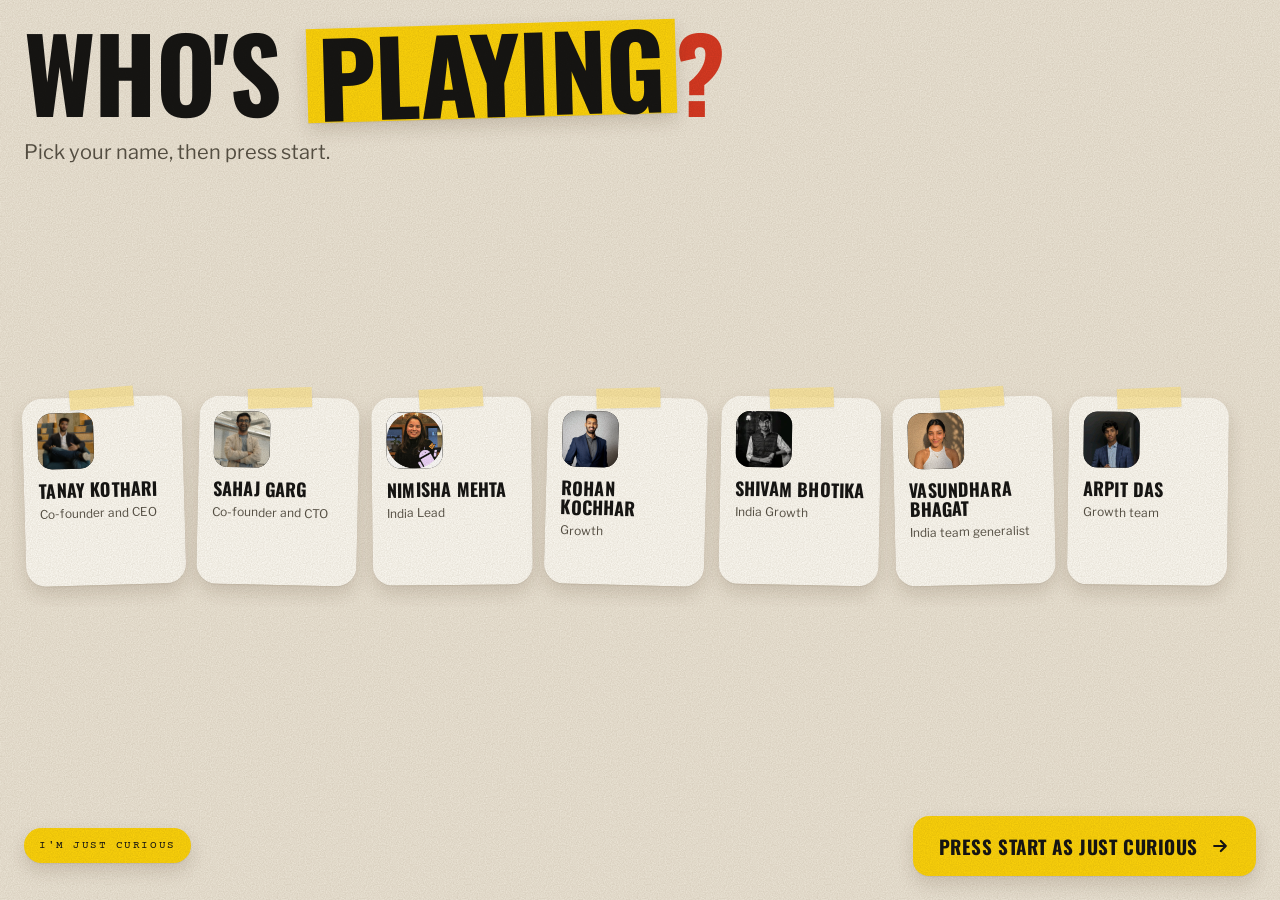
<file: index.html>
<!doctype html>
<html lang="en">
<head>
<meta charset="utf-8">
<meta name="viewport" content="width=device-width, initial-scale=1, viewport-fit=cover">
<title>Parth Arora · Wispr Flow portfolio</title>
<link rel="preconnect" href="https://fonts.googleapis.com">
<link rel="preconnect" href="https://fonts.gstatic.com" crossorigin>
<link rel="stylesheet" href="https://fonts.googleapis.com/css2?family=Oswald:wght@500;600;700&family=Libre+Franklin:wght@400;500;600&family=Courier+Prime:wght@400;700&family=Tinos:wght@400;700&family=Kalam:wght@400;700&family=Noto+Sans+Devanagari:wght@500;600;700&display=swap">
<link rel="stylesheet" href="css/styles.css?v=20261104-story11-1">
<link rel="stylesheet" href="css/ideas.css?v=20261104-campaign3-1">
<script>document.documentElement.classList.add('locked');</script>
</head>
<body>
<main>
  <section class="select" id="select" aria-label="Player select">
    <h1>Who's <mark>playing</mark><em>?</em></h1>
    <p class="sub">Pick your name, then press start.</p>

    <div class="pick" id="pick">
      <p class="team-status" id="teamStatus" role="status">Loading the Wispr team…</p>
      <div class="tiles" id="teamTiles" role="group" aria-label="Choose who you are"></div>
      <template id="playerTile">
        <button class="tile" type="button" aria-pressed="false">
          <span class="glyph initials" aria-hidden="true"><span class="fallback"></span><img class="portrait" alt="" loading="lazy" decoding="async"></span>
          <span><span class="name"></span><span class="blurb"></span></span>
        </button>
      </template>
      <div class="go">
        <button class="skip" id="visitor" type="button" data-id="curious" data-name="Just curious" aria-pressed="true">I'm just curious</button>
        <button class="start" id="start" type="button">
          <span id="startLabel">Press start as Just curious</span>
          <svg width="20" height="20" viewBox="0 0 24 24" fill="none" stroke="currentColor" stroke-width="2.6" stroke-linecap="round" stroke-linejoin="round" aria-hidden="true"><path d="M5 12h14M13 6l6 6-6 6"/></svg>
        </button>
      </div>
    </div>
  </section>

  <div class="loader" id="loader" role="dialog" aria-modal="true" aria-labelledby="loaderTitle" hidden>
    <div class="loader-card" id="loaderCard" tabindex="-1">
      <div class="load-head">
        <span class="load-ring" id="loadRing" role="img" aria-label="Loading">
          <span class="dossier-photo"><span id="dossierInitials"></span><img id="dossierImg" alt="" hidden></span>
          <span class="ring-check" aria-hidden="true"><svg width="14" height="14" viewBox="0 0 24 24" fill="none" stroke="currentColor" stroke-width="3.2" stroke-linecap="round" stroke-linejoin="round"><path d="M5 12.5l4.5 4.5L19 7.5"/></svg></span>
        </span>
        <h2 id="loaderTitle" aria-live="polite">Preparing the game</h2>
      </div>
      <div class="fact">
        <span class="fact-label">Did you know?</span>
        <p id="factText"></p>
      </div>
      <button class="start" id="loadGo" type="button" hidden><span>Let&rsquo;s go</span><svg width="20" height="20" viewBox="0 0 24 24" fill="none" stroke="currentColor" stroke-width="2.6" stroke-linecap="round" stroke-linejoin="round" aria-hidden="true"><path d="M5 12h14M13 6l6 6-6 6"/></svg></button>
    </div>
  </div>

  <section class="tear" aria-label="Intro">
    <div class="stage">

      <div class="hud">
        <div class="right">
          <div class="bar" aria-hidden="true"><i id="hudBar"></i></div>
        </div>
      </div>

      <div class="clean" id="clean">
        <div class="floor"></div>
        <div class="clean-top" id="cleanTop">
          <div>
            <div class="eyebrow" id="cleanEyebrow">scroll to clean up</div>
            <h2 id="cleanTitle">Before we start, let me be a good boy and throw this in the dustbin.</h2>
          </div>
          <div class="stat" role="status" aria-live="polite"><span>on the floor</span><b id="floorCount">12</b></div>
        </div>
      </div>

      <div class="paper" id="paper">
        <div class="half l" id="halfL">
          <div class="fiber"></div>
          <div class="sheet">
            <div>
              <h2>Parth Arora</h2>
              <div class="contact">[City], India · [email] · linkedin.com/in/[handle]</div>
            </div>
            <div class="sec">
              <h3>Objective</h3>
              <p><span class="strike">Results-driven, detail-oriented team player seeking a challenging role in a dynamic organization where I can leverage my skills to add value and grow.</span></p>
              <span class="scrawl">says nothing</span>
            </div>
            <div class="sec">
              <h3>Experience</h3>
              <div class="row"><span>[Company] · [Role]</span><span>20XX to present</span></div>
              <ul>
                <li><span class="strike">Spearheaded cross-functional synergies to drive impact</span></li>
                <li><span class="strike">Leveraged data-driven insights to optimize outcomes</span></li>
                <li><span class="strike">Collaborated with stakeholders across verticals</span></li>
              </ul>
              <span class="scrawl" style="top:1.1em">but what did you do?</span>
            </div>
            <div>
              <h3>Education</h3>
              <div class="row"><span>[University] · [Degree]</span><span>CGPA [x.x]</span></div>
            </div>
            <div class="sec">
              <h3>Skills</h3>
              <p><span class="strike">MS Office · Communication · Leadership · Time management · Hard-working · Quick learner</span></p>
              <span class="scrawl">so does everyone</span>
            </div>
            <div>
              <h3>Interests</h3>
              <p>Reading · Travelling · Music</p>
            </div>
            <div class="foot"><span>Formatted for hours. Skimmed in seconds.</span><span>Page 1 of 1</span></div>
            <div class="stamp">applicant<br>1 of 2,000+</div>
            <div class="sticky">Wispr got 2,000+ of these last week. They all looked like this.<b>Scroll down to cut this résumé.</b></div>
          </div>
        </div>
        <div class="half r" id="halfR" aria-hidden="true" hidden>
          <div class="fiber"></div>
          <div class="sheet"></div>
        </div>
        <svg class="guide" id="guide" viewBox="0 0 100 100" preserveAspectRatio="none" aria-hidden="true"><polyline id="guideLine" points=""></polyline></svg>
        <div class="cutter" id="cutter" aria-hidden="true">
          <svg id="avatar" viewBox="0 0 80 100" width="100%" height="100%"></svg>
          <div class="bubble" id="bubble">Ooh, scissors.</div>
        </div>
        <div class="cut" id="cut" aria-hidden="true" style="left:50%">
          <svg width="14" height="14" viewBox="0 0 24 24" fill="none" stroke="currentColor" stroke-width="2.2" stroke-linecap="round" stroke-linejoin="round"><circle cx="6" cy="6" r="3"/><circle cx="6" cy="18" r="3"/><path d="M20 4L8.1 15.9M14.5 14.5L20 20M8.1 8.1L12 12"/></svg>
          tear here
        </div>
      </div>

      <div class="scraps" id="scraps" aria-hidden="true"></div>
      <svg class="bin-back" id="binBack" viewBox="0 0 100 115" preserveAspectRatio="none" aria-hidden="true"><ellipse class="bin-pit" cx="50" cy="10" rx="48" ry="9"/></svg>
      <div class="balls" id="balls" aria-hidden="true"></div>
      <svg class="bin-front" id="binFront" viewBox="0 0 100 115" preserveAspectRatio="none" aria-hidden="true"><path class="bin-body" d="M2 10 A48 9 0 0 0 98 10 L88 108 A38 7 0 0 1 12 108 Z"/><path class="bin-rib" d="M27 19 L30 113 M50 19.5 L50 115 M73 19 L70 113"/><path class="bin-rim" d="M2 10 A48 9 0 0 0 98 10"/><text class="bin-label" x="50" y="66" text-anchor="middle">RESUMES</text></svg>
      <div class="clean-done" id="cleanDone">
        <button class="start" id="toChapter" type="button"><span>Start the story</span><svg width="20" height="20" viewBox="0 0 24 24" fill="none" stroke="currentColor" stroke-width="2.6" stroke-linecap="round" stroke-linejoin="round" aria-hidden="true"><path d="M5 12h14M13 6l6 6-6 6"/></svg></button>
      </div>

      <div class="hint" id="hint">
        <span class="hint-line">
          <svg width="26" height="26" viewBox="0 0 24 24" fill="none" stroke="currentColor" stroke-width="2.4" stroke-linecap="round" stroke-linejoin="round" aria-hidden="true"><path d="M12 5v14M6 13l6 6 6-6"/></svg>
          <span class="hint-copy"><strong>Scroll down to continue</strong><small>Your scrolling moves the scissors.</small></span>
        </span>
      </div>
    </div>
  </section>



  <section class="ch1" id="chapter1" aria-label="My story: From college to product and growth" hidden>
    <audio preload="auto" src="public/assets/audio/parth-personal/01-college-2020.mp3"></audio>
    <audio preload="auto" src="public/assets/audio/parth-personal/02-keyboard-days.mp3"></audio>
    <audio preload="auto" src="public/assets/audio/parth-personal/04-graduation.mp3"></audio>
    <audio preload="auto" src="public/assets/audio/parth-personal/05-build-my-own.mp3"></audio>
    <audio preload="auto" src="public/assets/audio/parth-personal/06-stories-to-code.mp3"></audio>
    <audio preload="auto" src="public/assets/audio/parth-personal/07-a-chance-to-learn.mp3"></audio>
    <audio preload="auto" src="public/assets/audio/parth-personal/08-year-of-building.mp3"></audio>
    <audio preload="auto" src="public/assets/audio/parth-personal/09-internships.mp3"></audio>
    <audio preload="auto" src="public/assets/audio/parth-personal/09-casebase-product-generalist.mp3"></audio>
    <audio preload="auto" src="public/assets/audio/parth-personal/12-us-customer-visits.mp3"></audio>
    <audio preload="auto" src="public/assets/audio/parth-personal/14-anytime-fitness-growth.mp3"></audio>
    <div class="ch1-frame">
      <div class="ch1-stage" id="ch1Stage" tabindex="0" aria-label="Story scene" aria-describedby="ch1Prompt"></div>
      <nav class="ch1-dots" id="ch1Dots" aria-label="Choose a story slide"><button type="button" aria-label="Slide 1: College in 2020" title="College in 2020"></button><button type="button" aria-label="Slide 2: Assignments and keyboard days" title="Assignments and keyboard days"></button><button type="button" aria-label="Slide 3: Graduation" title="Graduation"></button><button type="button" aria-label="Slide 4: Building my own products" title="Building my own products"></button><button type="button" aria-label="Slide 5: Stories and code" title="Stories and code"></button><button type="button" aria-label="Slide 6: A chance to learn" title="A chance to learn"></button><button type="button" aria-label="Slide 7: A year of learning by building" title="A year of learning by building"></button><button type="button" aria-label="Slide 8: Internships" title="Internships"></button><button type="button" aria-label="Slide 9: CaseBase product and code" title="CaseBase product and code"></button><button type="button" aria-label="Slide 10: US customer visits" title="US customer visits"></button><button type="button" aria-label="Slide 11: Anytime Fitness growth" title="Anytime Fitness growth"></button></nav>
      <div class="ch1-controls">
        <p class="ch1-prompt" id="ch1Prompt" role="status">Watch this scene. Your next cue will appear here.</p>
        <button class="ch1-next" id="ch1Next" type="button" aria-describedby="ch1Prompt" disabled><span id="ch1NextLabel">Playing…</span><svg width="16" height="16" viewBox="0 0 24 24" fill="none" stroke="currentColor" stroke-width="2.6" stroke-linecap="round" stroke-linejoin="round" aria-hidden="true"><path d="M5 12h14M13 6l6 6-6 6"/></svg></button>
      </div>
    </div>
  </section>

  <section class="ideas" id="ideas" aria-label="Ideas for my first 30 days" tabindex="-1" hidden>
    <audio preload="auto" src="public/assets/audio/ideas/01-voice-notes-next-step.mp3"></audio>
    <audio preload="auto" src="public/assets/audio/ideas/02-cab-email-moment.mp3"></audio>
    <audio preload="auto" src="public/assets/audio/ideas/03-wispr-hai-toh.mp3"></audio>
    <header class="ideas-header"><span>My first 30 days · ideas to explore</span><span id="ideasCount">01 / 03</span></header>

    <article class="idea-panel" data-idea-panel aria-labelledby="productIdeaTitle">
      <div class="idea-copy">
        <span class="idea-kicker">01 / product exploration</span>
        <h2 id="productIdeaTitle" tabindex="-1">Voice notes.<br> <mark>Next steps.</mark></h2>
        <p class="idea-lead">Turn an incoming voice note into readable text and a reply you can edit.</p>
        <p class="idea-context">WhatsApp already has transcripts. I’d explore what happens <em>after</em> you understand the note.</p>
        <div class="idea-plan"><b>First 30 days</b><span>Talk to users <i>→</i> prototype a handoff <i>→</i> test it</span></div>
        <p class="idea-signal"><span>Look for</span> Faster replies. A workflow people use again.</p>
        <p class="idea-sources">Context: <a href="https://blog.whatsapp.com/introducing-voice-message-transcripts" target="_blank" rel="noopener noreferrer">WhatsApp transcripts</a> · <a href="https://docs.wisprflow.ai/articles/7689167034-can-i-upload-audio-files-to-wispr-flow-for-transcription" target="_blank" rel="noopener noreferrer">Flow’s current file support</a></p>
      </div>

      <div class="idea-demo">
        <div class="wa-phone" id="decodeConcept" aria-label="WhatsApp voice-note concept with fictional demo messages">
          <div class="wa-system"><span>9:41</span><span aria-hidden="true">▮▮▮  ▰</span></div>
          <div class="wa-header"><span aria-hidden="true">‹</span><span class="wa-avatar">PT</span><div><b>Project team</b><small>WhatsApp · concept demo</small></div><svg viewBox="0 0 24 24" width="18" aria-hidden="true"><path d="M5 3l4 4-2 3q2 5 7 7l3-2 4 4q-2 5-7 2C7 18 3 13 2 7q0-3 3-4z"/></svg><span aria-hidden="true">⋮</span></div>
          <div class="wa-chat">
            <span class="wa-date">TODAY</span>
            <p class="wa-prelude">Any update on the launch plan? <small>9:40 <span aria-hidden="true">✓✓</span></small></p>
            <div class="wa-message">
              <div class="wa-voice" aria-label="Illustrative incoming voice note, 12 seconds"><span class="wa-play" aria-hidden="true">▶</span><div class="wa-wave" aria-hidden="true"><i></i><i></i><i></i><i></i><i></i><i></i><i></i><i></i><i></i><i></i><i></i><i></i><i></i><i></i><i></i><i></i><i></i><i></i><i></i><i></i></div><span>0:12</span></div>
              <button class="decode-button" id="decodeButton" type="button" aria-controls="noteTranscript replyDraftBlock"><svg viewBox="0 0 24 24" width="17" aria-hidden="true"><path d="M4 9v6m4-10v14m4-17v20m4-17v14m4-10v6"/></svg><span>Decode by Wispr Flow</span></button>
              <div class="wa-transcript" id="noteTranscript" role="status" hidden><b>Transcript</b><p>Could you share the updated launch plan before our 3 pm call? Just the key milestones would be great.</p></div>
            </div>
            <p class="wa-nudge">↑ What if this were the next tap?</p>
            <div class="wa-draft" id="replyDraftBlock" hidden><label for="replyDraft">Reply draft · edit before sending</label><textarea id="replyDraft" rows="2">Yes — I’ll share the key milestones before our 3 pm call.</textarea><small>You choose what gets sent.</small></div>
            <div class="wa-compose" aria-hidden="true"><span>＋</span><span>Message</span><span>◉</span></div>
          </div>
        </div>
        <p class="idea-demo-label">Interaction concept · integration to explore with the team</p>
      </div>
    </article>

    <article class="idea-panel cab-campaign" data-idea-panel aria-labelledby="campaignIdeaTitle" hidden>
      <div class="idea-copy">
        <span class="idea-kicker">02 / one daily moment</span>
        <h2 id="campaignIdeaTitle" tabindex="-1">Reply to emails.<br> <mark>Before the office.</mark></h2>
        <p class="idea-lead">In the back seat of a cab: read an email, speak the reply with Flow, then review and send.</p>
        <div class="idea-plan"><b>The campaign</b><span>Capture the commute <i>→</i> bring people into Flow <i>→</i> learn from actual use</span></div>
        <p class="idea-signal"><span>Then understand the pattern</span> Did they try a reply? Where did they stop? Do they reach for Flow on the next cab ride?</p>
        <p class="idea-sources">Use case: <a href="https://docs.wisprflow.ai/articles/9272331366-use-flow-with-microsoft-outlook" target="_blank" rel="noopener noreferrer">Dictating emails with Flow</a></p>
      </div>

      <div class="campaign-board">
        <div class="campaign-frame">
          <span class="campaign-scene">DAILY MOMENT / THE CAB’S BACK SEAT</span>
          <h3>A cab ride.<br>A few emails done.</h3>
          <svg class="campaign-art" viewBox="0 0 520 210" aria-hidden="true">
            <path class="idea-line" d="M20 172V48h46v124M80 172V20h56v152M150 172V62h43v110M207 172V39h44v133M286 172V16h52v156M355 172V48h37v124M410 172V29h65v143M10 182h500"/>
            <path class="idea-paper" d="M108 152l25-71q5-13 24-13h185q19 0 29 15l37 69 14 9v27H93v-24z"/>
            <path class="idea-yellow" d="M140 143l20-52h170l31 52z"/><path class="idea-line" d="M251 91v52M104 166h32m239 0h32"/>
            <circle class="idea-ink" cx="159" cy="184" r="18"/><circle class="idea-ink" cx="355" cy="184" r="18"/>
            <circle class="idea-paper" cx="214" cy="112" r="13"/><path class="idea-line" d="M195 141q2-17 20-17h17l13 14m-12-5 14-15"/>
            <rect class="idea-paper" x="243" y="103" width="14" height="25" rx="3"/><path class="idea-red" d="M278 101q13 10 0 20m9-28q22 20 0 37"/>
          </svg>
          <div class="cab-email"><span>INBOX / MEERA / LAUNCH PLAN</span><p>Can you confirm Friday’s launch and share the checklist?</p></div>
          <div class="campaign-draft"><span>DICTATED WITH FLOW · REVIEW BEFORE SENDING</span><p>Friday works. I’ll share the checklist by four.</p></div>
          <p class="campaign-steps">Read <i>→</i> speak <i>→</i> review <i>→</i> send</p>
        </div>
        <p class="campaign-caption">Campaign concept · fictional email</p>
      </div>
    </article>

    <article class="idea-panel" data-idea-panel aria-labelledby="taglineIdeaTitle" hidden>
      <div class="idea-copy">
        <span class="idea-kicker">03 / a line for everyday India</span>
        <h2 class="tagline-title" id="taglineIdeaTitle" tabindex="-1" lang="hi">Wispr है तो,<br> <mark>tension क्यों?</mark></h2>
        <p class="idea-lead">A colleague helping you finish an email, in the words you’d actually use.</p>
        <div class="idea-plan"><b>Campaign intent</b><span>Give a familiar office moment a line people can repeat.</span></div>
        <p class="idea-signal"><span>What I’d test</span> Do people remember the line, say it to a colleague, and try Flow when typing gets in the way?</p>
        <p class="idea-sources">The action: <a href="https://docs.wisprflow.ai/articles/6391241694-use-flow-hands-free" target="_blank" rel="noopener noreferrer">Click Flow, then speak</a></p>
      </div>

      <div class="office-story" aria-label="Fictional office campaign storyboard">
        <div class="office-card office-problem">
          <span class="campaign-scene">01 / ONE EMAIL LEFT. THE KEYBOARD STOPS.</span>
          <div class="office-problem-row"><p class="hinglish" lang="hi">“Keyboard बंद हो गया.<br>ये email कैसे भेजूँ?”</p><svg viewBox="0 0 180 110" width="110" aria-hidden="true"><rect class="idea-paper" x="19" y="12" width="142" height="78" rx="5"/><path class="idea-line" d="M19 73h142M7 91h166l-12 11H19zM38 84h19m8 0h19m8 0h19m8 0h19"/><path class="idea-red" d="M70 32l40 27m0-27L70 59"/></svg></div>
        </div>
        <div class="office-card office-response">
          <span class="campaign-scene">02 / A COLLEAGUE POINTS TO FLOW.</span>
          <p class="hinglish" lang="hi">“Wispr है तो,<br><strong>tension क्यों?</strong>”</p>
        </div>
        <div class="office-card office-payoff">
          <span class="campaign-scene">03 / CLICK FLOW. SPEAK THE REPLY.</span>
          <p class="office-draft"><svg viewBox="0 0 24 24" width="22" aria-hidden="true"><path d="M4 9v6m4-10v14m4-17v20m4-17v14m4-10v6"/></svg><span>Friday works. I’ll share the checklist by four.</span></p>
          <small>Email draft <i>→</i> review <i>→</i> send.</small>
        </div>
        <p class="campaign-caption">Wispr Flow · campaign concept · fictional scene</p>
      </div>
    </article>

    <footer class="ideas-controls"><button id="ideasPrev" class="ideas-back" type="button" hidden>← Product idea</button><p id="ideasStatus" role="status">Listen and explore the idea.</p><button id="ideasReplay" class="ideas-replay" type="button" aria-label="Replay idea narration" title="Replay narration">↻</button><button id="ideasNext" class="start" type="button" disabled>Next idea →</button><button id="restart" class="start" type="button" hidden>Start from very start</button></footer>
  </section>

</main>

<script src="js/chapter1.js?v=20261104-story11-1"></script>
<script src="js/ideas.js?v=20261104-campaign3-1"></script>
<script src="js/main.js?v=20261104-story11-2"></script>
</body>
</html>
</file>
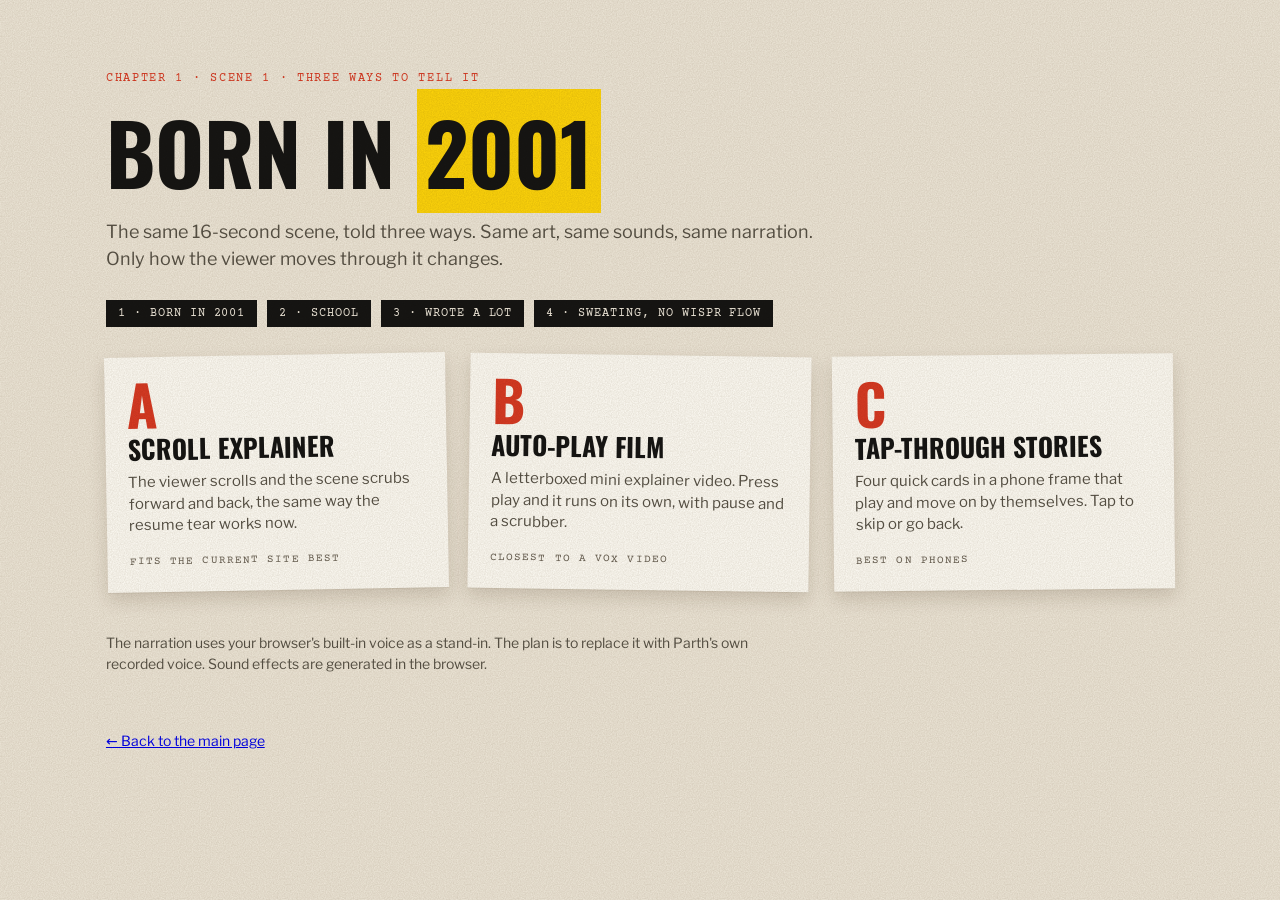
<file: prototypes/chapter-1/index.html>
<!doctype html>
<html lang="en">
<head>
<meta charset="utf-8">
<meta name="viewport" content="width=device-width, initial-scale=1, viewport-fit=cover">
<title>Chapter 1 · Three versions</title>
<link rel="preconnect" href="https://fonts.googleapis.com">
<link rel="preconnect" href="https://fonts.gstatic.com" crossorigin>
<link rel="stylesheet" href="https://fonts.googleapis.com/css2?family=Oswald:wght@500;600;700&family=Libre+Franklin:wght@400;500;600&family=Courier+Prime:wght@400;700&family=Kalam:wght@700&display=swap">
<link rel="stylesheet" href="shared/story.css">
<style>
  .hub{max-width:1100px;margin:0 auto;box-sizing:border-box;display:flex;flex-direction:column;gap:28px;
    padding-block:72px 64px;padding-left:max(16px, env(safe-area-inset-left,0px));padding-right:max(16px, env(safe-area-inset-right,0px))}
  .hub h1{margin:0;font-family:var(--display);font-weight:700;font-size:clamp(40px, 7vw, 84px);line-height:.92;text-transform:uppercase;text-wrap:balance}
  .hub h1 mark{background:var(--volt);color:var(--ink);padding:0 .1em}
  .lede{margin:0;max-width:60ch;font-size:18px;line-height:1.5;color:var(--mist)}
  .beats{margin:0;padding:0;list-style:none;display:flex;flex-wrap:wrap;gap:10px}
  .beats li{background:var(--ink);color:#F4EEE2;padding:7px 12px;font-family:var(--mono);font-size:12px;letter-spacing:.08em;text-transform:uppercase}
  .cards{display:grid;grid-template-columns:repeat(3, minmax(0,1fr));gap:22px}
  .card{position:relative;display:flex;flex-direction:column;gap:10px;padding:24px 22px;background:var(--slate);box-shadow:var(--soft);color:var(--ink);text-decoration:none;transition:transform .12s ease-out, box-shadow .12s ease-out}
  .card:nth-child(1){transform:rotate(-1deg)} .card:nth-child(2){transform:rotate(.8deg)} .card:nth-child(3){transform:rotate(-.6deg)}
  .card:hover,.card:focus-visible{transform:translateY(-4px) rotate(0);box-shadow:var(--lift)}
  .card .letter{font-family:var(--display);font-weight:700;font-size:56px;line-height:.8;color:var(--red)}
  .card h2{margin:0;font-family:var(--display);font-weight:700;font-size:26px;text-transform:uppercase;line-height:1}
  .card p{margin:0;font-size:15px;line-height:1.45;color:var(--mist)}
  .card .fit{margin-top:auto;padding-top:8px;font-family:var(--mono);font-size:11px;letter-spacing:.1em;text-transform:uppercase;color:var(--dim)}
  .foot{font-size:14px;line-height:1.5;color:var(--mist);max-width:70ch}
  @media (max-width:820px){ .cards{grid-template-columns:1fr} }
</style>
</head>
<body>
<main class="hub">
  <div class="eyebrow">chapter 1 · scene 1 · three ways to tell it</div>
  <h1>Born in <mark>2001</mark></h1>
  <p class="lede">The same 16-second scene, told three ways. Same art, same sounds, same narration. Only how the viewer moves through it changes.</p>
  <ul class="beats">
    <li>1 · born in 2001</li><li>2 · school</li><li>3 · wrote a lot</li><li>4 · sweating, no Wispr Flow</li>
  </ul>
  <div class="cards">
    <a class="card" href="a-scroll.html">
      <span class="letter">A</span>
      <h2>Scroll explainer</h2>
      <p>The viewer scrolls and the scene scrubs forward and back, the same way the resume tear works now.</p>
      <span class="fit">Fits the current site best</span>
    </a>
    <a class="card" href="b-film.html">
      <span class="letter">B</span>
      <h2>Auto-play film</h2>
      <p>A letterboxed mini explainer video. Press play and it runs on its own, with pause and a scrubber.</p>
      <span class="fit">Closest to a Vox video</span>
    </a>
    <a class="card" href="c-stories.html">
      <span class="letter">C</span>
      <h2>Tap-through stories</h2>
      <p>Four quick cards in a phone frame that play and move on by themselves. Tap to skip or go back.</p>
      <span class="fit">Best on phones</span>
    </a>
  </div>
  <p class="foot">The narration uses your browser's built-in voice as a stand-in. The plan is to replace it with Parth's own recorded voice. Sound effects are generated in the browser.</p>
  <p class="foot"><a href="../../index.html">&larr; Back to the main page</a></p>
</main>
</body>
</html>
</file>
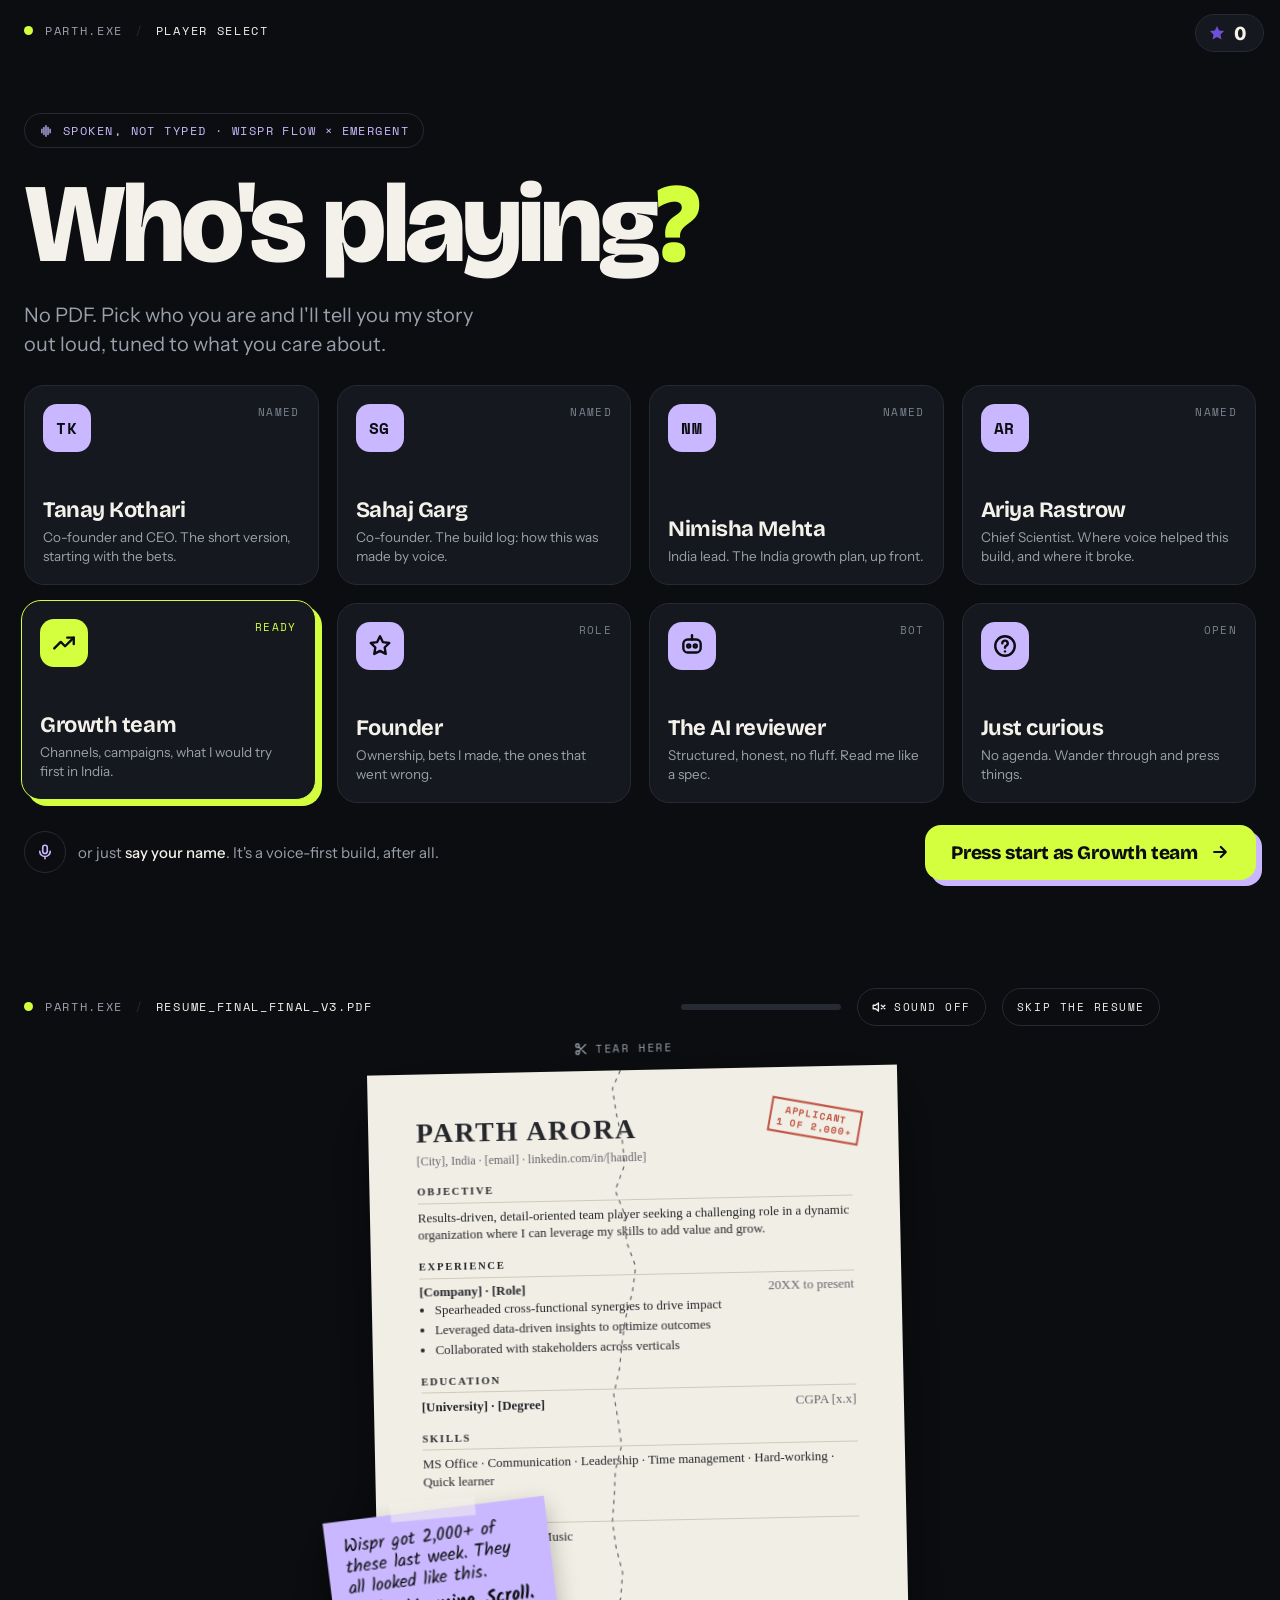
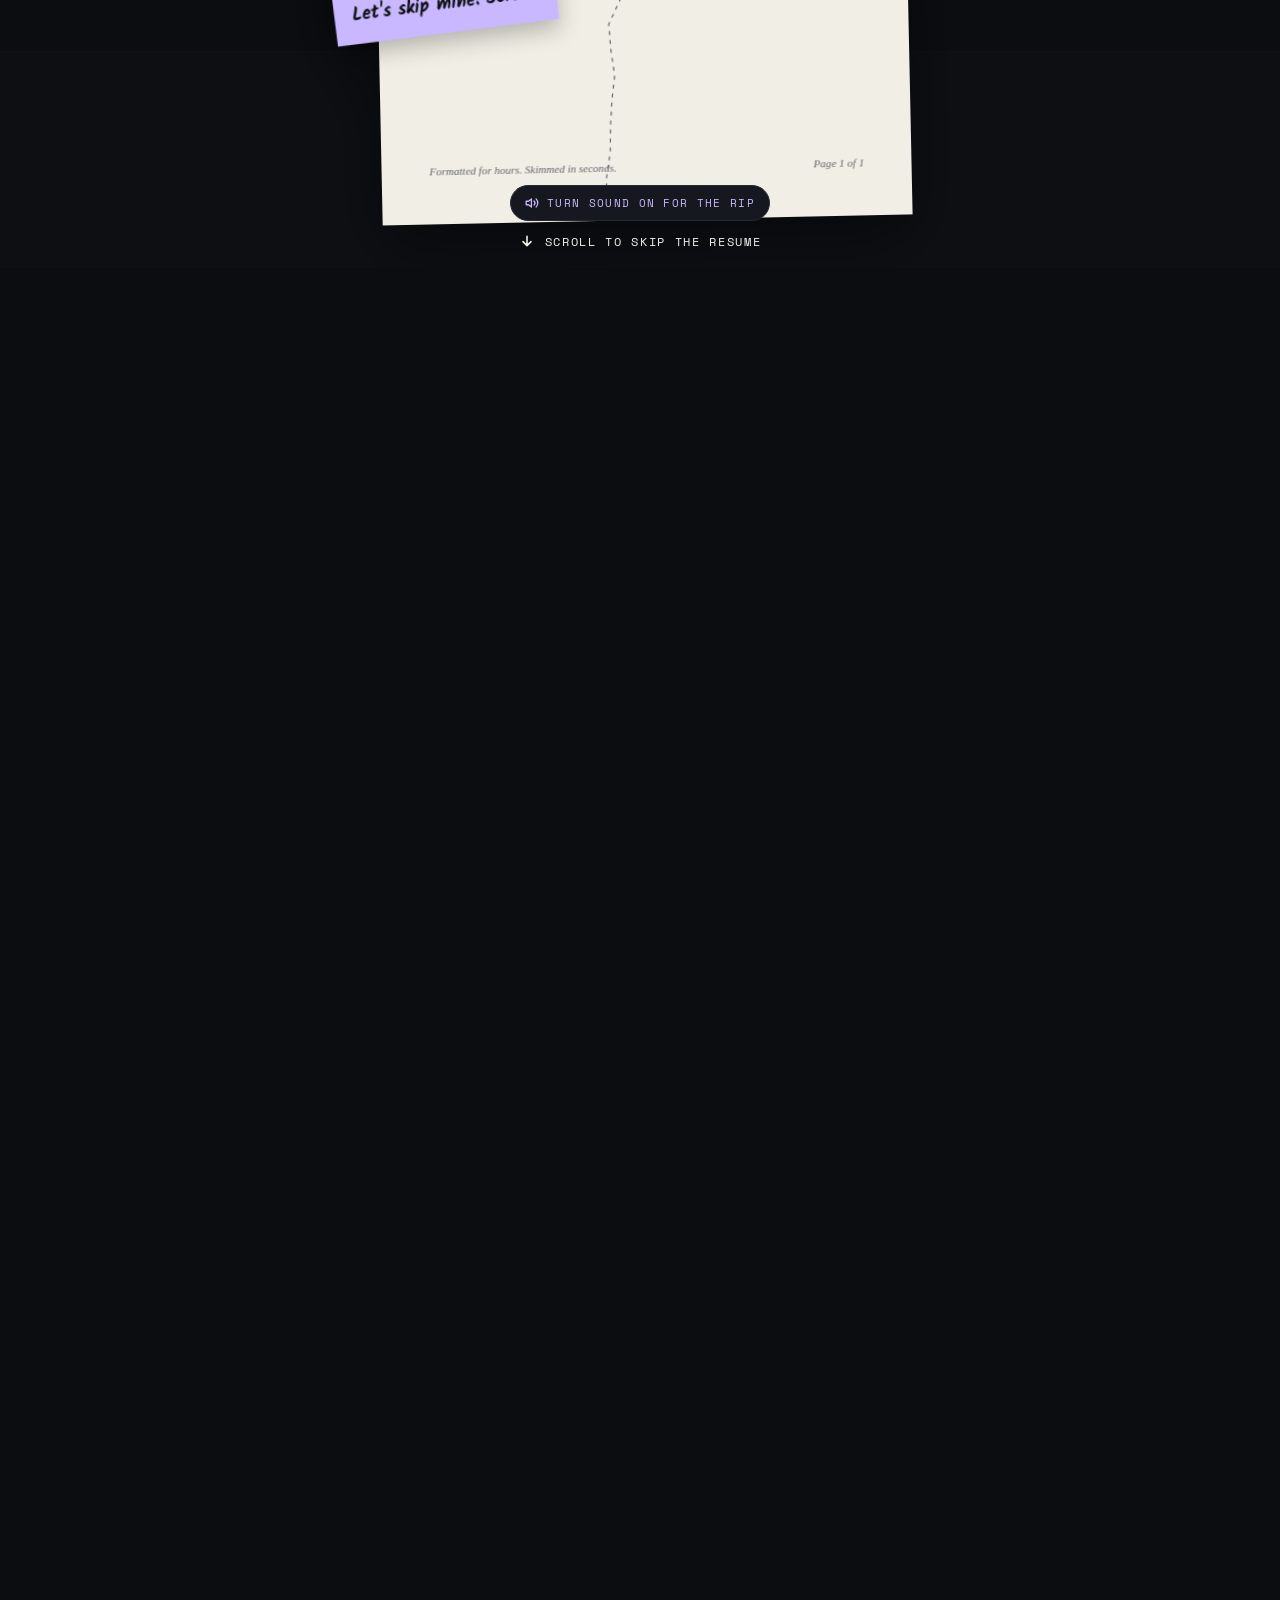
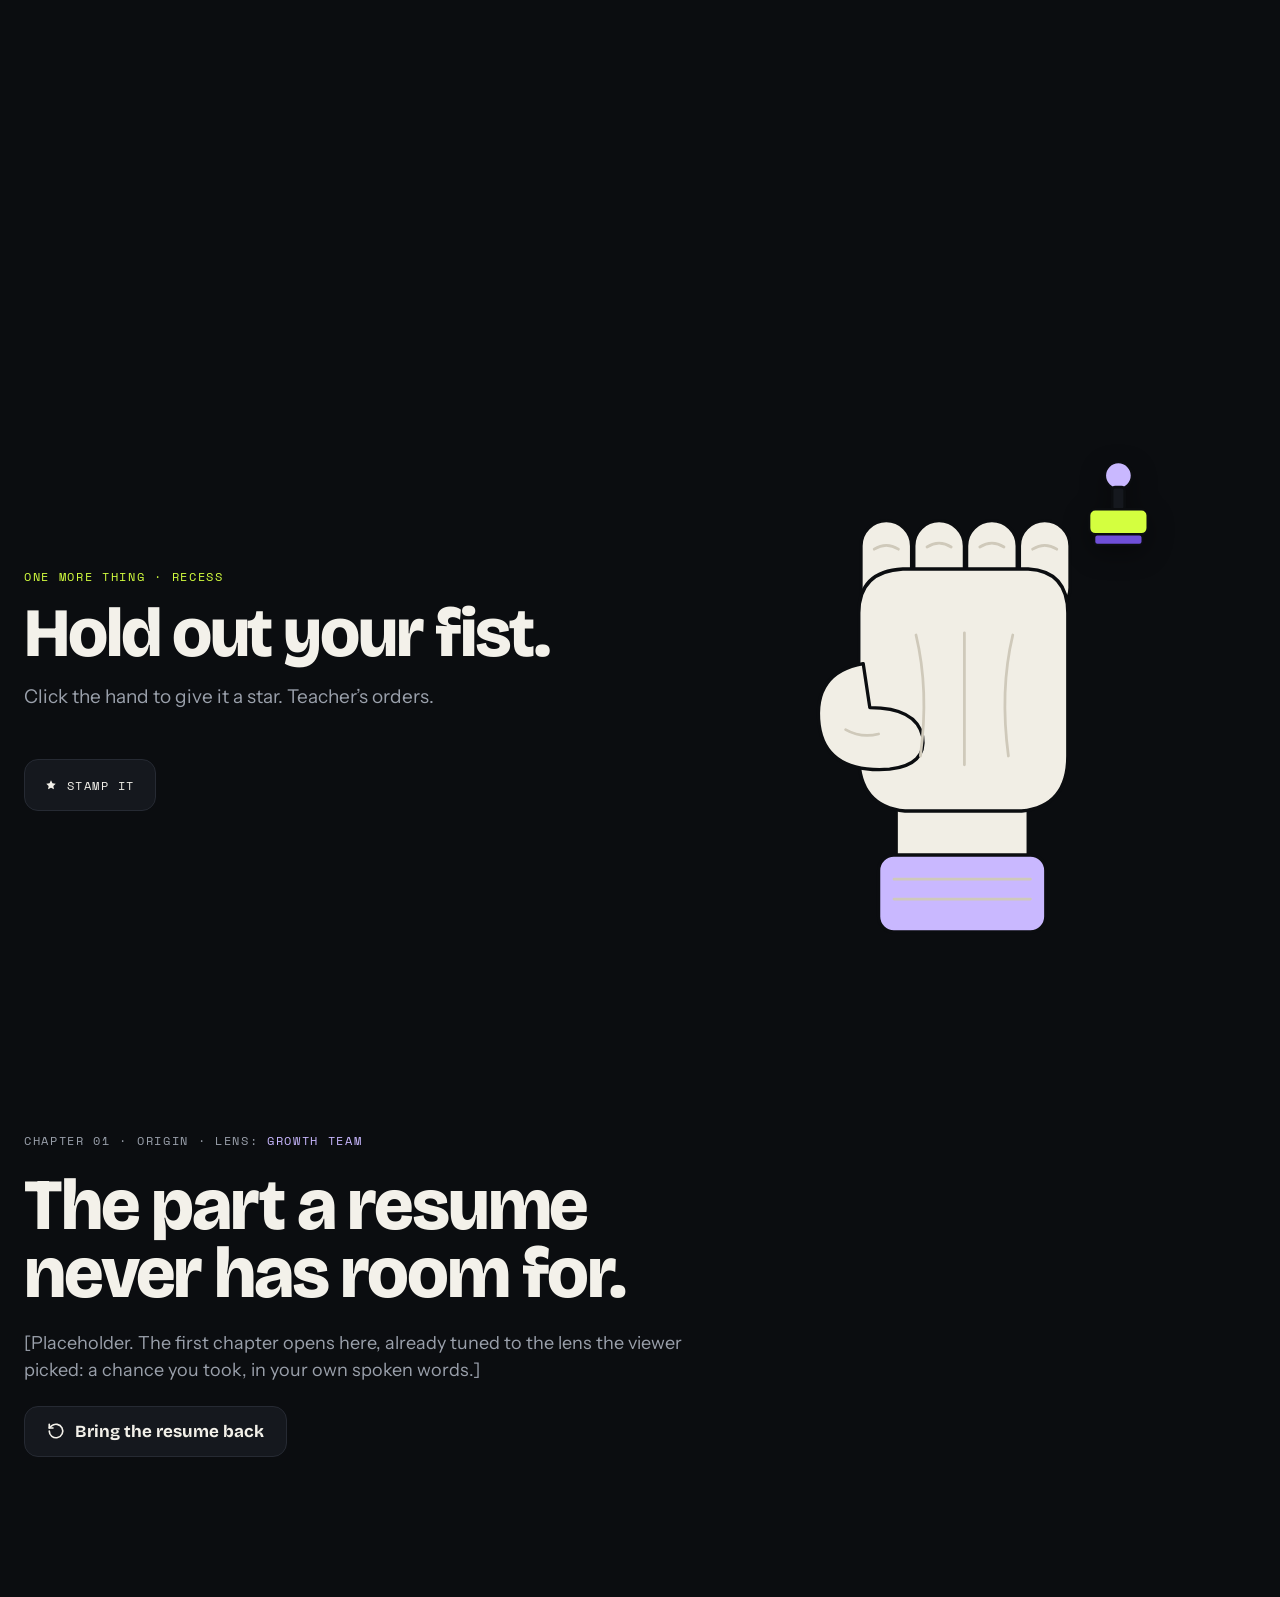
<file: archive/dark-arcade.html>
<!doctype html>
<html lang="en"><head><meta charset="utf-8"><meta name="viewport" content="width=device-width, initial-scale=1, viewport-fit=cover"><style>body{margin:0;font-size:14px}[hidden]{display:none!important}</style>
<title>Parth's Torn Resume</title>
<meta name="claude:viewport-fit-sides" content="cover">
<link rel="stylesheet" href="https://fonts.googleapis.com/css2?family=Bricolage+Grotesque:opsz,wght@12..96,600..800&family=Instrument+Sans:wght@400;500;600&family=Space+Mono:wght@400;700&family=Tinos:wght@400;700&family=Kalam:wght@400;700&display=swap">
<style>
/* Layout: player select opens the page. Then one sticky stage: an avatar cuts the resume top to bottom as you scroll, then the pieces fall and the viewer scrolls them into a bin. Then a gold-star stamp on a fist, with a star counter fixed top right. Chapter one follows. */
:root{
  --ink:#0B0D10; --slate:#15181E; --line:#262A33; --bone:#F3F1EA; --mist:#9AA0AB; --dim:#7A818D;
  --volt:#D4FF3F; --lilac:#C9B8FF;
  --paper:#F1EEE5; --paper-ink:#25272C; --paper-soft:#62656C; --paper-rule:#CFC9BA; --fiber:#FCFBF7; --stamp:#B93A2A;
  --shadow:rgba(0,0,0,.5); --grid:#1A1E25; --pit:#060709; --stampink:#6F4FD8;
  --display:'Bricolage Grotesque','Arial Black',system-ui,sans-serif;
  --body:'Instrument Sans',system-ui,-apple-system,'Segoe UI',sans-serif;
  --mono:'Space Mono',ui-monospace,Menlo,Consolas,monospace;
  --resume:'Tinos','Times New Roman',Times,serif;
  --pen:'Kalam','Comic Sans MS','Bradley Hand',cursive;
  --pw:min(540px, 84vw, calc((100vh - 150px) / 1.414));
  --pw:min(540px, 84vw, calc((100svh - 150px) / 1.414));
  color-scheme:dark;
}
html,body{background:var(--ink)}
body{color:var(--bone);font-family:var(--body);font-size:16px;-webkit-font-smoothing:antialiased}
button{font:inherit;color:inherit}
:focus-visible{outline:2px solid var(--volt);outline-offset:3px}

/* ---------- Tear stage ---------- */
.tear{position:relative;height:640vh}
.stage{position:sticky;top:0;height:100vh;height:100svh;overflow:hidden}

.hud{position:absolute;top:0;left:0;right:0;z-index:6;display:flex;align-items:center;justify-content:space-between;gap:16px;
  padding-block:20px;padding-left:max(24px, env(safe-area-inset-left,0px));padding-right:max(24px, env(safe-area-inset-right,0px));
  font-family:var(--mono);font-size:12px;letter-spacing:.14em;text-transform:uppercase;color:var(--mist)}
.hud .who{display:flex;align-items:center;gap:12px;min-width:0}
.hud .dot{width:9px;height:9px;border-radius:999px;background:var(--volt);flex:0 0 auto}
.hud .sep{color:var(--line)}
.hud .file{color:var(--bone);white-space:nowrap;overflow:hidden;text-overflow:ellipsis}
.hud .right{display:flex;align-items:center;gap:16px;flex:0 0 auto}
.hud .bar{width:min(160px,22vw);height:6px;border-radius:999px;background:var(--line);overflow:hidden}
.hud .bar i{display:block;height:100%;width:0;background:var(--volt)}
.skip{all:unset;cursor:pointer;padding:10px 14px;border:1.5px solid var(--line);border-radius:999px;color:var(--bone);font-family:var(--mono);font-size:11px;letter-spacing:.14em;text-transform:uppercase}
.skip:hover{border-color:var(--lilac);color:var(--lilac)}
.skip:focus-visible{outline:2px solid var(--volt);outline-offset:3px}

/* behind the paper: the clean-up floor */
.clean{position:absolute;inset:0;opacity:.18}
.floor{position:absolute;left:0;right:0;bottom:0;height:24%;background:var(--grid);border-top:1.5px solid var(--line)}
.clean-top{position:absolute;top:72px;left:0;right:0;display:flex;justify-content:space-between;align-items:flex-start;gap:20px;flex-wrap:wrap;opacity:0;pointer-events:none;
  padding-left:max(24px, env(safe-area-inset-left,0px));padding-right:max(24px, env(safe-area-inset-right,0px))}
.clean-top .eyebrow{font-family:var(--mono);font-size:12px;letter-spacing:.14em;text-transform:uppercase;color:var(--volt)}
.clean-top h2{margin:8px 0 0;font-family:var(--display);font-weight:800;font-size:clamp(30px, 4.2vw, 56px);line-height:.98;letter-spacing:-.03em;max-width:22ch;text-wrap:balance}
.stat{min-width:96px;box-sizing:border-box;padding:10px 14px;border-radius:14px;background:var(--slate);border:1.5px solid var(--line);display:flex;flex-direction:column;gap:2px}
.stat span{font-family:var(--mono);font-size:10px;letter-spacing:.12em;text-transform:uppercase;color:var(--dim)}
.stat b{font-family:var(--display);font-weight:800;font-size:28px;letter-spacing:-.02em;font-variant-numeric:tabular-nums}
.clean-done{position:absolute;left:0;right:0;top:44%;z-index:9;display:flex;justify-content:center;opacity:0;pointer-events:none}
.clean-done.live{pointer-events:auto}
.scraps,.balls{position:absolute;inset:0;pointer-events:none}
.scraps{z-index:5}
.scrap{position:absolute;left:0;top:0;background:var(--paper);opacity:0;will-change:transform}
.bin-back,.bin-front{position:absolute;left:0;top:0;pointer-events:none;overflow:visible;opacity:0}
.bin-back{z-index:6}
.balls{z-index:7}
.bin-front{z-index:8}
.ball{position:absolute;left:0;top:0;opacity:0;will-change:transform}
.ball svg{display:block;width:100%;height:100%;overflow:visible}
.ball-body{fill:var(--paper);stroke:var(--paper-rule);stroke-width:3}
.ball-crease{fill:none;stroke:var(--paper-rule);stroke-width:2.5;stroke-linecap:round}
.bin-pit{fill:var(--pit);stroke:var(--line);stroke-width:1.5;vector-effect:non-scaling-stroke}
.bin-body{fill:var(--slate);stroke:var(--bone);stroke-width:2;vector-effect:non-scaling-stroke}
.bin-rib{fill:none;stroke:var(--line);stroke-width:1;vector-effect:non-scaling-stroke}
.bin-rim{fill:none;stroke:var(--lilac);stroke-width:3.5;vector-effect:non-scaling-stroke}
.bin-label{font-family:var(--mono);font-size:8px;font-weight:700;letter-spacing:.14em;fill:var(--mist)}

/* player select */
.select{max-width:1280px;margin:0 auto;box-sizing:border-box;display:flex;flex-direction:column;gap:26px;
  padding-block:22px 88px;padding-left:max(24px, env(safe-area-inset-left,0px));padding-right:max(24px, env(safe-area-inset-right,0px))}
.topbar{display:flex;align-items:center;gap:12px;margin-bottom:48px;font-family:var(--mono);font-size:12px;letter-spacing:.14em;text-transform:uppercase;color:var(--mist)}
.topbar .dot{width:9px;height:9px;border-radius:999px;background:var(--volt)}
.topbar .sep{color:var(--line)}
.topbar .cur{color:var(--bone)}
.chip{align-self:flex-start;display:inline-flex;align-items:center;gap:10px;padding:8px 14px;border:1.5px solid var(--line);border-radius:999px;
  font-family:var(--mono);font-size:12px;letter-spacing:.12em;text-transform:uppercase;color:var(--lilac)}
.select h1{margin:0;font-family:var(--display);font-weight:800;font-size:clamp(52px, 9vw, 112px);line-height:.9;letter-spacing:-.035em;text-wrap:balance}
.select h1 em{font-style:normal;color:var(--volt)}
.sub{margin:0;font-size:clamp(16px, 1.6vw, 20px);line-height:1.45;color:var(--mist);max-width:36ch}

.pick{display:flex;flex-direction:column;gap:22px}
.tiles{display:grid;grid-template-columns:repeat(4, minmax(0,1fr));gap:18px}
.glyph.initials{font-family:var(--mono);font-weight:700;font-size:16px;letter-spacing:.04em}
.tile{all:unset;box-sizing:border-box;cursor:pointer;display:flex;flex-direction:column;justify-content:space-between;gap:18px;min-height:200px;padding:18px;
  border-radius:20px;background:var(--slate);border:1.5px solid var(--line);color:var(--bone);text-align:left;
  transition:transform 120ms ease-out, box-shadow 120ms ease-out, border-color 120ms ease-out}
.tile:hover,.tile:focus-visible{transform:translate(-3px,-3px);box-shadow:6px 6px 0 var(--lilac);border-color:var(--lilac);outline:none}
.tile[aria-pressed="true"]{transform:translate(-3px,-3px);box-shadow:6px 6px 0 var(--volt);border-color:var(--volt)}
.tile .top{display:flex;align-items:flex-start;justify-content:space-between}
.glyph{width:48px;height:48px;border-radius:14px;background:var(--lilac);color:var(--ink);display:flex;align-items:center;justify-content:center}
.tile[aria-pressed="true"] .glyph{background:var(--volt)}
.tag{font-family:var(--mono);font-size:11px;letter-spacing:.12em;text-transform:uppercase;color:var(--dim)}
.tile[aria-pressed="true"] .tag{color:var(--volt)}
.tile .name{font-family:var(--display);font-weight:700;font-size:22px;line-height:1.05;letter-spacing:-.02em}
.tile .blurb{margin-top:6px;font-size:13.5px;line-height:1.4;color:var(--mist)}

.go{display:flex;align-items:center;justify-content:space-between;gap:16px;flex-wrap:wrap}
.voice{display:flex;align-items:center;gap:12px;font-size:15px;color:var(--mist)}
.voice b{color:var(--bone);font-weight:500}
.mic{width:40px;height:40px;border-radius:999px;border:1.5px solid var(--line);color:var(--lilac);display:flex;align-items:center;justify-content:center;flex:0 0 auto}
.start{all:unset;cursor:pointer;display:inline-flex;align-items:center;gap:12px;padding:16px 26px;border-radius:16px;background:var(--volt);color:var(--ink);
  font-family:var(--display);font-weight:800;font-size:19px;letter-spacing:-.01em;box-shadow:6px 6px 0 var(--lilac);transition:transform 120ms ease-out, box-shadow 120ms ease-out}
.start:hover{transform:translate(-2px,-2px);box-shadow:8px 8px 0 var(--lilac)}
.start:active{transform:translate(2px,2px);box-shadow:2px 2px 0 var(--lilac)}
.start:focus-visible{outline:2px solid var(--bone);outline-offset:4px}

/* the paper */
.paper{position:absolute;left:50%;top:53%;z-index:4;width:var(--pw);max-width:100%;aspect-ratio:1 / 1.414;transform:translate(-50%,-50%) rotate(-1.2deg);pointer-events:none;filter:drop-shadow(0 22px 34px var(--shadow))}
.half{position:absolute;inset:0;will-change:transform}
.fiber,.sheet{position:absolute;inset:0}
.fiber{background:var(--fiber);opacity:0}
.sheet{box-sizing:border-box;background:var(--paper);color:var(--paper-ink);font-family:var(--resume);
  padding:calc(var(--pw) * .085) calc(var(--pw) * .09);font-size:calc(var(--pw) * .0245);line-height:1.38;
  display:flex;flex-direction:column;gap:calc(var(--pw) * .03)}
.sheet h2{margin:0;font-size:2.15em;font-weight:700;letter-spacing:.06em;text-transform:uppercase;line-height:1}
.sheet .contact{margin-top:.5em;color:var(--paper-soft);font-size:.92em}
.sheet h3{margin:0 0 .45em;padding-bottom:.25em;border-bottom:1px solid var(--paper-rule);font-size:.82em;font-weight:700;letter-spacing:.16em;text-transform:uppercase}
.sheet p{margin:0}
.sheet ul{margin:0;padding-left:1.15em}
.sheet li+li{margin-top:.15em}
.sheet .row{display:flex;justify-content:space-between;gap:1em;font-weight:700}
.sheet .row span:last-child{font-weight:400;color:var(--paper-soft)}
.sheet .foot{margin-top:auto;display:flex;justify-content:space-between;color:var(--paper-soft);font-size:.85em;font-style:italic}
.stamp{position:absolute;top:calc(var(--pw) * .07);right:calc(var(--pw) * .07);transform:rotate(11deg);border:2px solid var(--stamp);color:var(--stamp);
  padding:.35em .6em;font-family:var(--mono);font-size:.74em;font-weight:700;letter-spacing:.1em;text-transform:uppercase;line-height:1.25;text-align:center;opacity:.85}

.sheet .sec{position:relative}
.strike{background-image:linear-gradient(var(--stamp),var(--stamp));background-repeat:no-repeat;background-position:0 60%;
  background-size:calc(var(--s, 0) * 100%) 2px;-webkit-box-decoration-break:clone;box-decoration-break:clone}
.scrawl{position:absolute;right:-3%;top:-.35em;transform:rotate(-5deg);font-family:var(--pen);font-weight:700;font-size:1.25em;line-height:1;color:var(--stamp);
  opacity:var(--s, 0);white-space:nowrap}
.sticky{position:absolute;left:-9%;top:58%;width:42%;box-sizing:border-box;padding:.9em 1em 1em;transform:rotate(-6deg);background:var(--lilac);color:var(--ink);
  font-family:var(--pen);font-size:1.35em;line-height:1.2;box-shadow:0 .5em 1.2em rgba(0,0,0,.25)}
.sticky::before{content:"";position:absolute;left:50%;top:-.55em;width:38%;height:1.1em;transform:translateX(-50%) rotate(2deg);background:rgba(243,241,234,.55)}
.sticky b{display:block;margin-top:.35em;font-weight:700}
.cutter{position:absolute;left:50%;top:0;z-index:5;width:max(72px, calc(var(--pw) * .22));aspect-ratio:80 / 100;transform:translate(-50%,-96%);opacity:0;pointer-events:none;
  }
.cutter svg{display:block;overflow:visible}
.bubble{position:absolute;left:92%;top:6%;padding:.45em .75em;border-radius:12px;background:var(--bone);color:var(--ink);font-family:var(--pen);font-weight:700;
  font-size:max(13px, calc(var(--pw) * .032));line-height:1.15;white-space:nowrap;opacity:0}
.bubble::before{content:"";position:absolute;left:-6px;top:50%;width:12px;height:12px;background:var(--bone);transform:translateY(-50%) rotate(45deg)}
.guide{position:absolute;inset:0;width:100%;height:100%;overflow:visible;z-index:2}
.guide polyline{fill:none;stroke:var(--paper-soft);stroke-width:1.2;stroke-dasharray:4 5;vector-effect:non-scaling-stroke}
.cut{position:absolute;top:-30px;transform:translateX(-50%);display:flex;align-items:center;gap:8px;white-space:nowrap;
  font-family:var(--mono);font-size:11px;letter-spacing:.14em;text-transform:uppercase;color:var(--mist)}

.hint{position:absolute;left:50%;bottom:calc(18px + env(safe-area-inset-bottom,0px));transform:translateX(-50%);z-index:5;display:flex;flex-direction:column;align-items:center;gap:12px;
  font-family:var(--mono);font-size:12px;letter-spacing:.14em;text-transform:uppercase;color:var(--bone);white-space:nowrap}
.hint-line{display:flex;align-items:center;gap:10px}
.snd-hint{all:unset;cursor:pointer;display:inline-flex;align-items:center;gap:8px;padding:9px 14px;border-radius:999px;background:var(--slate);border:1.5px solid var(--line);
  color:var(--lilac);font-family:var(--mono);font-size:11px;letter-spacing:.12em;text-transform:uppercase}
.snd-hint:hover{border-color:var(--lilac)}
.snd-hint:focus-visible,.snd:focus-visible{outline:2px solid var(--volt);outline-offset:3px}
.snd{display:inline-flex;align-items:center;gap:8px}
.snd[aria-pressed="true"]{border-color:var(--volt);color:var(--volt)}
.hint-line svg{animation:bob 1.4s ease-in-out infinite}
@keyframes bob{0%,100%{transform:translateY(0)}50%{transform:translateY(5px)}}

/* ---------- After ---------- */
.after{max-width:1280px;margin:0 auto;box-sizing:border-box;display:flex;flex-direction:column;gap:22px;
  padding-block:120px 140px;padding-left:max(24px, env(safe-area-inset-left,0px));padding-right:max(24px, env(safe-area-inset-right,0px))}
.after .label{font-family:var(--mono);font-size:12px;letter-spacing:.14em;text-transform:uppercase;color:var(--mist)}
.after .label b{color:var(--lilac);font-weight:400}
.after h2{margin:0;font-family:var(--display);font-weight:800;font-size:clamp(40px, 6vw, 72px);line-height:.95;letter-spacing:-.03em;max-width:16ch;text-wrap:balance}
.after p{margin:0;font-size:18px;line-height:1.5;color:var(--mist);max-width:60ch}
.replay{all:unset;cursor:pointer;align-self:flex-start;display:inline-flex;align-items:center;gap:10px;padding:14px 22px;border-radius:14px;background:var(--slate);border:1.5px solid var(--line);
  font-family:var(--display);font-weight:700;font-size:17px;color:var(--bone)}
.replay:hover{border-color:var(--lilac)}
.replay:focus-visible{outline:2px solid var(--volt);outline-offset:3px}

/* ---------- Gold-star stamp ---------- */
.stamp-sec{max-width:1280px;margin:0 auto;box-sizing:border-box;display:grid;grid-template-columns:minmax(0,1fr) minmax(0,1fr);gap:48px;align-items:center;
  padding-block:120px 80px;padding-left:max(24px, env(safe-area-inset-left,0px));padding-right:max(24px, env(safe-area-inset-right,0px))}
.stamp-copy{display:flex;flex-direction:column;gap:16px;min-width:0}
.stamp-copy .eyebrow{font-family:var(--mono);font-size:12px;letter-spacing:.14em;text-transform:uppercase;color:var(--volt)}
.stamp-copy h2{margin:0;font-family:var(--display);font-weight:800;font-size:clamp(38px, 5.4vw, 72px);line-height:.95;letter-spacing:-.03em;max-width:13ch;text-wrap:balance}
.stamp-sub{margin:0;font-size:19px;line-height:1.45;color:var(--mist);max-width:36ch}
.stamp-miss{margin:0;min-height:1.4em;font-family:var(--mono);font-size:12px;letter-spacing:.12em;text-transform:uppercase;color:var(--stamp)}
.stamp-row{display:flex;gap:14px;flex-wrap:wrap;align-items:center}
.stamp-btn{all:unset;cursor:pointer;box-sizing:border-box;display:inline-flex;align-items:center;gap:10px;height:52px;padding:0 20px;border-radius:14px;background:var(--slate);border:1.5px solid var(--line);
  font-family:var(--mono);font-size:12px;letter-spacing:.12em;text-transform:uppercase;color:var(--bone)}
.stamp-btn:hover{border-color:var(--lilac)}
.stamp-btn:focus-visible{outline:2px solid var(--volt);outline-offset:3px}
.hand-stage{position:relative;width:100%;max-width:440px;margin:0 auto;touch-action:manipulation;user-select:none;-webkit-user-select:none}
.hand-stage svg#hand{display:block;width:100%;height:auto;overflow:visible}
@media (pointer:fine){ .hand-stage{cursor:none} }
.hand-skin{fill:var(--paper);stroke:var(--ink);stroke-width:3;stroke-linejoin:round}
.hand-cuff{fill:var(--lilac);stroke:var(--ink);stroke-width:3;stroke-linejoin:round}
.hand-crease{fill:none;stroke:var(--paper-rule);stroke-width:2.5;stroke-linecap:round}
.imprint-ink{transform-box:fill-box;transform-origin:center;animation:inkIn .22s ease-out both}
.imprint-ink circle{fill:none;stroke:var(--stampink);stroke-width:3.5}
.imprint-ink path{fill:var(--stampink)}
@keyframes inkIn{0%{opacity:0;transform:scale(1.25)}100%{opacity:.92;transform:scale(1)}}
.stamp-tool{position:absolute;left:0;top:0;width:84px;height:105px;pointer-events:none;transition:opacity .15s;filter:drop-shadow(0 8px 12px rgba(0,0,0,.35))}
.stamp-tool svg{display:block;width:100%;height:100%;overflow:visible;transform-origin:50% 100%}
.stamp-tool.press svg{animation:press .24s ease-out}
@keyframes press{0%{transform:translateY(-6px)}45%{transform:translateY(8px) scaleY(.92)}100%{transform:translateY(0)}}
.tool-knob{fill:var(--lilac);stroke:var(--ink);stroke-width:2.5}
.tool-neck{fill:var(--slate);stroke:var(--ink);stroke-width:2.5}
.tool-base{fill:var(--volt);stroke:var(--ink);stroke-width:2.5}
.tool-rubber{fill:var(--stampink);stroke:var(--ink);stroke-width:2}

/* ---------- Star counter ---------- */
.awards{position:fixed;top:calc(14px + env(safe-area-inset-top,0px));right:max(16px, env(safe-area-inset-right,0px));z-index:30;display:flex;align-items:center;gap:8px;
  padding:8px 16px 8px 12px;border-radius:999px;background:var(--slate);border:1.5px solid var(--line);color:var(--stampink)}
.awards b{font-family:var(--display);font-weight:800;font-size:20px;line-height:1;color:var(--bone);font-variant-numeric:tabular-nums}
.awards.bump{animation:pop .4s ease-out}
@keyframes pop{0%{transform:scale(1)}40%{transform:scale(1.18)}100%{transform:scale(1)}}
.hud{padding-right:calc(max(24px, env(safe-area-inset-right,0px)) + 96px)}

@media (max-width:760px){
  .stamp-sec{grid-template-columns:1fr;gap:28px;padding-block:88px 56px}
  .hand-stage{max-width:320px}
  .hud{padding-right:calc(max(16px, env(safe-area-inset-right,0px)) + 84px)}
  .hud .sep,.hud .bar,.snd .lbl{display:none}
  .select{gap:18px;padding-block:18px 56px}
  .topbar{margin-bottom:24px}
  .clean-top{top:62px}
  .stat{min-width:0;padding:8px 10px}
  .stat b{font-size:22px}
  .tiles{grid-template-columns:repeat(2, minmax(0,1fr));gap:12px}
  .tile{min-height:0;padding:14px;gap:12px}
  .tile .blurb{display:none}
  .glyph{width:36px;height:36px;border-radius:11px}
  .glyph svg{width:20px;height:20px}
  .tile .name{font-size:18px}
  .voice{display:none}
  .start{width:100%;box-sizing:border-box;justify-content:center}
}
@media (prefers-reduced-motion: reduce){
  .hint-line svg{animation:none}
  .tile,.start{transition:none}
}
</style>

<main>
  <div class="awards" id="awards" role="status" aria-label="Stars collected" title="Stars collected"><svg width="18" height="18" viewBox="0 0 24 24" fill="currentColor" aria-hidden="true"><path d="M12 2.5l2.9 6 6.6.9-4.8 4.6 1.2 6.5L12 17.4 6.1 20.5l1.2-6.5L2.5 9.4l6.6-.9z"/></svg><b id="starCount">0</b></div>
  <section class="select" id="select" aria-label="Player select">
    <div class="topbar"><span class="dot" aria-hidden="true"></span><span>parth.exe</span><span class="sep">/</span><span class="cur">player select</span></div>
        <span class="chip">
      <svg width="14" height="14" viewBox="0 0 24 24" fill="none" stroke="currentColor" stroke-width="2.2" stroke-linecap="round" aria-hidden="true"><path d="M12 3v18M5 9v6M19 9v6M8.5 6v12M15.5 6v12"/></svg>
      spoken, not typed · wispr flow × emergent
    </span>
    <h1>Who's playing<em>?</em></h1>
    <p class="sub">No PDF. Pick who you are and I'll tell you my story out loud, tuned to what you care about.</p>

    <div class="pick" id="pick">
      <div class="tiles" role="group" aria-label="Choose who you are">
        <button class="tile" type="button" data-id="tanay" data-name="Tanay" aria-pressed="false">
          <span class="top"><span class="glyph initials" aria-hidden="true">TK</span><span class="tag">named</span></span>
          <span><span class="name">Tanay Kothari</span><span class="blurb" style="display:block">Co-founder and CEO. The short version, starting with the bets.</span></span>
        </button>
        <button class="tile" type="button" data-id="sahaj" data-name="Sahaj" aria-pressed="false">
          <span class="top"><span class="glyph initials" aria-hidden="true">SG</span><span class="tag">named</span></span>
          <span><span class="name">Sahaj Garg</span><span class="blurb" style="display:block">Co-founder. The build log: how this was made by voice.</span></span>
        </button>
        <button class="tile" type="button" data-id="nimisha" data-name="Nimisha" aria-pressed="false">
          <span class="top"><span class="glyph initials" aria-hidden="true">NM</span><span class="tag">named</span></span>
          <span><span class="name">Nimisha Mehta</span><span class="blurb" style="display:block">India lead. The India growth plan, up front.</span></span>
        </button>
        <button class="tile" type="button" data-id="ariya" data-name="Ariya" aria-pressed="false">
          <span class="top"><span class="glyph initials" aria-hidden="true">AR</span><span class="tag">named</span></span>
          <span><span class="name">Ariya Rastrow</span><span class="blurb" style="display:block">Chief Scientist. Where voice helped this build, and where it broke.</span></span>
        </button>
        <button class="tile" type="button" data-id="growth" data-name="Growth team" aria-pressed="true">
          <span class="top"><span class="glyph"><svg width="26" height="26" viewBox="0 0 24 24" fill="none" stroke="currentColor" stroke-width="2.2" stroke-linecap="round" stroke-linejoin="round" aria-hidden="true"><path d="M3 17l6-6 4 4 8-8"/><path d="M15 7h6v6"/></svg></span><span class="tag">ready</span></span>
          <span><span class="name">Growth team</span><span class="blurb" style="display:block">Channels, campaigns, what I would try first in India.</span></span>
        </button>
        <button class="tile" type="button" data-id="founder" data-name="Founder" aria-pressed="false">
          <span class="top"><span class="glyph"><svg width="26" height="26" viewBox="0 0 24 24" fill="none" stroke="currentColor" stroke-width="2.2" stroke-linecap="round" stroke-linejoin="round" aria-hidden="true"><path d="M12 3l2.6 5.4 6 .8-4.3 4.2 1 5.9L12 16.5 6.7 19.3l1-5.9L3.4 9.2l6-.8z"/></svg></span><span class="tag">role</span></span>
          <span><span class="name">Founder</span><span class="blurb" style="display:block">Ownership, bets I made, the ones that went wrong.</span></span>
        </button>
        <button class="tile" type="button" data-id="ai" data-name="The AI reviewer" aria-pressed="false">
          <span class="top"><span class="glyph"><svg width="26" height="26" viewBox="0 0 24 24" fill="none" stroke="currentColor" stroke-width="2.2" stroke-linecap="round" stroke-linejoin="round" aria-hidden="true"><rect x="4" y="6" width="16" height="12" rx="4"/><circle cx="9" cy="12" r="1.4"/><circle cx="15" cy="12" r="1.4"/><path d="M12 2v4"/></svg></span><span class="tag">bot</span></span>
          <span><span class="name">The AI reviewer</span><span class="blurb" style="display:block">Structured, honest, no fluff. Read me like a spec.</span></span>
        </button>
        <button class="tile" type="button" data-id="curious" data-name="Just curious" aria-pressed="false">
          <span class="top"><span class="glyph"><svg width="26" height="26" viewBox="0 0 24 24" fill="none" stroke="currentColor" stroke-width="2.2" stroke-linecap="round" stroke-linejoin="round" aria-hidden="true"><circle cx="12" cy="12" r="9"/><path d="M9.5 9.5a2.5 2.5 0 1 1 3.5 2.3c-.7.3-1 .8-1 1.7"/><path d="M12 17h.01"/></svg></span><span class="tag">open</span></span>
          <span><span class="name">Just curious</span><span class="blurb" style="display:block">No agenda. Wander through and press things.</span></span>
        </button>
      </div>
      <div class="go">
        <div class="voice">
          <span class="mic"><svg width="18" height="18" viewBox="0 0 24 24" fill="none" stroke="currentColor" stroke-width="2.2" stroke-linecap="round" stroke-linejoin="round" aria-hidden="true"><rect x="9" y="3" width="6" height="11" rx="3"/><path d="M5 11a7 7 0 0 0 14 0M12 18v3"/></svg></span>
          <span>or just <b>say your name</b>. It's a voice-first build, after all.</span>
        </div>
        <button class="start" id="start" type="button">
          <span id="startLabel">Press start as Growth team</span>
          <svg width="20" height="20" viewBox="0 0 24 24" fill="none" stroke="currentColor" stroke-width="2.6" stroke-linecap="round" stroke-linejoin="round" aria-hidden="true"><path d="M5 12h14M13 6l6 6-6 6"/></svg>
        </button>
      </div>
    </div>
  </section>

  <section class="tear" aria-label="Intro">
    <div class="stage">

      <div class="hud">
        <div class="who">
          <span class="dot" aria-hidden="true"></span>
          <span>parth.exe</span>
          <span class="sep">/</span>
          <span class="file" id="hudFile">resume_final_FINAL_v3.pdf</span>
        </div>
        <div class="right">
          <div class="bar" aria-hidden="true"><i id="hudBar"></i></div>
          <button class="skip snd" id="snd" type="button" aria-pressed="false" aria-label="Sound">
            <svg class="ico-off" width="14" height="14" viewBox="0 0 24 24" fill="none" stroke="currentColor" stroke-width="2.2" stroke-linecap="round" stroke-linejoin="round" aria-hidden="true"><path d="M11 5L6 9H2v6h4l5 4z"/><path d="M22 9l-6 6M16 9l6 6"/></svg>
            <svg class="ico-on" hidden width="14" height="14" viewBox="0 0 24 24" fill="none" stroke="currentColor" stroke-width="2.2" stroke-linecap="round" stroke-linejoin="round" aria-hidden="true"><path d="M11 5L6 9H2v6h4l5 4z"/><path d="M15.5 8.5a5 5 0 0 1 0 7M19 5a10 10 0 0 1 0 14"/></svg>
            <span class="lbl" id="sndLabel">Sound off</span>
          </button>
          <button class="skip" id="skip" type="button">Skip the resume</button>
        </div>
      </div>

      <div class="clean" id="clean">
        <div class="floor"></div>
        <div class="clean-top" id="cleanTop">
          <div>
            <div class="eyebrow" id="cleanEyebrow">scroll to clean up</div>
            <h2 id="cleanTitle">Before we start, let me be a good boy and throw this in the dustbin.</h2>
          </div>
          <div class="stat" role="status" aria-live="polite"><span>on the floor</span><b id="floorCount">12</b></div>
        </div>
      </div>

      <div class="paper" id="paper">
        <div class="half l" id="halfL">
          <div class="fiber"></div>
          <div class="sheet">
            <div>
              <h2>Parth Arora</h2>
              <div class="contact">[City], India · [email] · linkedin.com/in/[handle]</div>
            </div>
            <div class="sec">
              <h3>Objective</h3>
              <p><span class="strike">Results-driven, detail-oriented team player seeking a challenging role in a dynamic organization where I can leverage my skills to add value and grow.</span></p>
              <span class="scrawl">says nothing</span>
            </div>
            <div class="sec">
              <h3>Experience</h3>
              <div class="row"><span>[Company] · [Role]</span><span>20XX to present</span></div>
              <ul>
                <li><span class="strike">Spearheaded cross-functional synergies to drive impact</span></li>
                <li><span class="strike">Leveraged data-driven insights to optimize outcomes</span></li>
                <li><span class="strike">Collaborated with stakeholders across verticals</span></li>
              </ul>
              <span class="scrawl" style="top:1.1em">but what did you do?</span>
            </div>
            <div>
              <h3>Education</h3>
              <div class="row"><span>[University] · [Degree]</span><span>CGPA [x.x]</span></div>
            </div>
            <div class="sec">
              <h3>Skills</h3>
              <p><span class="strike">MS Office · Communication · Leadership · Time management · Hard-working · Quick learner</span></p>
              <span class="scrawl">so does everyone</span>
            </div>
            <div>
              <h3>Interests</h3>
              <p>Reading · Travelling · Music</p>
            </div>
            <div class="foot"><span>Formatted for hours. Skimmed in seconds.</span><span>Page 1 of 1</span></div>
            <div class="stamp">applicant<br>1 of 2,000+</div>
            <div class="sticky">Wispr got 2,000+ of these last week. They all looked like this.<b>Let's skip mine. Scroll.</b></div>
          </div>
        </div>
        <div class="half r" id="halfR" aria-hidden="true" hidden>
          <div class="fiber"></div>
          <div class="sheet"></div>
        </div>
        <svg class="guide" id="guide" viewBox="0 0 100 100" preserveAspectRatio="none" aria-hidden="true"><polyline id="guideLine" points=""></polyline></svg>
        <div class="cutter" id="cutter" aria-hidden="true">
          <svg id="avatar" viewBox="0 0 80 100" width="100%" height="100%"></svg>
          <div class="bubble" id="bubble">Campaigns over CVs.</div>
        </div>
        <div class="cut" id="cut" aria-hidden="true" style="left:50%">
          <svg width="14" height="14" viewBox="0 0 24 24" fill="none" stroke="currentColor" stroke-width="2.2" stroke-linecap="round" stroke-linejoin="round"><circle cx="6" cy="6" r="3"/><circle cx="6" cy="18" r="3"/><path d="M20 4L8.1 15.9M14.5 14.5L20 20M8.1 8.1L12 12"/></svg>
          tear here
        </div>
      </div>

      <div class="scraps" id="scraps" aria-hidden="true"></div>
      <svg class="bin-back" id="binBack" viewBox="0 0 100 115" preserveAspectRatio="none" aria-hidden="true"><ellipse class="bin-pit" cx="50" cy="10" rx="48" ry="9"/></svg>
      <div class="balls" id="balls" aria-hidden="true"></div>
      <svg class="bin-front" id="binFront" viewBox="0 0 100 115" preserveAspectRatio="none" aria-hidden="true"><path class="bin-body" d="M2 10 A48 9 0 0 0 98 10 L88 108 A38 7 0 0 1 12 108 Z"/><path class="bin-rib" d="M27 19 L30 113 M50 19.5 L50 115 M73 19 L70 113"/><path class="bin-rim" d="M2 10 A48 9 0 0 0 98 10"/><text class="bin-label" x="50" y="66" text-anchor="middle">RESUMES</text></svg>
      <div class="clean-done" id="cleanDone">
        <button class="start" id="toChapter" type="button"><span>One more thing</span><svg width="20" height="20" viewBox="0 0 24 24" fill="none" stroke="currentColor" stroke-width="2.6" stroke-linecap="round" stroke-linejoin="round" aria-hidden="true"><path d="M5 12h14M13 6l6 6-6 6"/></svg></button>
      </div>

      <div class="hint" id="hint">
        <button class="snd-hint" id="sndHint" type="button">
          <svg width="14" height="14" viewBox="0 0 24 24" fill="none" stroke="currentColor" stroke-width="2.2" stroke-linecap="round" stroke-linejoin="round" aria-hidden="true"><path d="M11 5L6 9H2v6h4l5 4z"/><path d="M15.5 8.5a5 5 0 0 1 0 7M19 5a10 10 0 0 1 0 14"/></svg>
          <span id="sndHintLabel">Turn sound on for the rip</span>
        </button>
        <span class="hint-line">
          <svg width="16" height="16" viewBox="0 0 24 24" fill="none" stroke="currentColor" stroke-width="2.4" stroke-linecap="round" stroke-linejoin="round" aria-hidden="true"><path d="M12 5v14M6 13l6 6 6-6"/></svg>
          scroll to skip the resume
        </span>
      </div>
    </div>
  </section>



  <section class="stamp-sec" id="stampSec" aria-label="Gold star">
    <div class="stamp-copy">
      <div class="eyebrow">one more thing · recess</div>
      <h2 id="stampTitle">Hold out your fist.</h2>
      <p class="stamp-sub" id="stampSub">Click the hand to give it a star. Teacher&rsquo;s orders.</p>
      <p class="stamp-miss" id="stampMiss" aria-live="polite"></p>
      <div class="stamp-row">
        <button class="stamp-btn" id="stampBtn" type="button"><svg width="12" height="12" viewBox="0 0 24 24" fill="currentColor" aria-hidden="true"><path d="M12 2.5l2.9 6 6.6.9-4.8 4.6 1.2 6.5L12 17.4 6.1 20.5l1.2-6.5L2.5 9.4l6.6-.9z"/></svg> Stamp it</button>
        <button class="start" id="stampNext" type="button" hidden><span>Start chapter one</span><svg width="20" height="20" viewBox="0 0 24 24" fill="none" stroke="currentColor" stroke-width="2.6" stroke-linecap="round" stroke-linejoin="round" aria-hidden="true"><path d="M5 12h14M13 6l6 6-6 6"/></svg></button>
      </div>
    </div>
    <div class="hand-stage" id="handStage">
      <svg id="hand" viewBox="0 0 400 440" role="img" aria-label="A closed fist held out for a star stamp">
        <defs>
          <filter id="inkGrain" x="-20%" y="-20%" width="140%" height="140%">
            <feTurbulence type="fractalNoise" baseFrequency="0.9" numOctaves="2" seed="4" result="n"/>
            <feColorMatrix in="n" type="matrix" values="0 0 0 0 0  0 0 0 0 0  0 0 0 0 0  0 0 0 -2.4 1.75" result="m"/>
            <feComposite in="SourceGraphic" in2="m" operator="in"/>
          </filter>
          <clipPath id="handClip">
            <rect x="110" y="66" width="46" height="84" rx="23"/><rect x="158" y="66" width="46" height="84" rx="23"/>
            <rect x="206" y="66" width="46" height="84" rx="23"/><rect x="254" y="66" width="46" height="84" rx="23"/>
            <path d="M108 150 Q108 112 148 110 L262 110 Q298 112 298 150 L298 280 Q298 326 256 330 L150 330 Q108 326 108 280 Z"/>
            <path d="M112 196 Q66 204 72 252 Q78 296 136 292 Q170 288 166 262 Q160 236 118 236 Z"/>
            <rect x="142" y="318" width="120" height="70"/>
          </clipPath>
        </defs>
        <rect class="hand-skin hand-shape" x="142" y="300" width="120" height="100" rx="8"/>
        <rect class="hand-cuff" x="126" y="370" width="152" height="70" rx="14"/>
        <path class="hand-crease" d="M140 392 H264 M140 410 H264"/>
        <rect class="hand-skin hand-shape" x="110" y="66" width="46" height="84" rx="23"/>
        <rect class="hand-skin hand-shape" x="158" y="66" width="46" height="84" rx="23"/>
        <rect class="hand-skin hand-shape" x="206" y="66" width="46" height="84" rx="23"/>
        <rect class="hand-skin hand-shape" x="254" y="66" width="46" height="84" rx="23"/>
        <path class="hand-skin hand-shape" d="M108 150 Q108 112 148 110 L262 110 Q298 112 298 150 L298 280 Q298 326 256 330 L150 330 Q108 326 108 280 Z"/>
        <path class="hand-skin hand-shape" d="M112 196 Q66 204 72 252 Q78 296 136 292 Q170 288 166 262 Q160 236 118 236 Z"/>
        <path class="hand-crease" d="M122 92 q11 -7 22 0 M170 90 q11 -7 22 0 M218 90 q11 -7 22 0 M266 92 q11 -7 22 0 M160 170 q12 50 4 110 M204 168 v120 M248 170 q-12 50 -4 110 M96 256 q14 8 30 4"/>
        <g id="imprints" clip-path="url(#handClip)"></g>
      </svg>
      <div class="stamp-tool" id="stampTool" aria-hidden="true">
        <svg viewBox="0 0 80 100"><circle class="tool-knob" cx="40" cy="16" r="13"/><rect class="tool-neck" x="34" y="27" width="12" height="22" rx="3"/><rect class="tool-base" x="12" y="48" width="56" height="24" rx="6"/><rect class="tool-rubber" x="17" y="72" width="46" height="10" rx="3"/></svg>
      </div>
    </div>
  </section>

  <section class="after" id="after">
    <div class="label">chapter 01 · origin · lens: <b id="lens">growth team</b></div>
    <h2>The part a resume never has room for.</h2>
    <p>[Placeholder. The first chapter opens here, already tuned to the lens the viewer picked: a chance you took, in your own spoken words.]</p>
    <button class="replay" id="replay" type="button">
      <svg width="18" height="18" viewBox="0 0 24 24" fill="none" stroke="currentColor" stroke-width="2.2" stroke-linecap="round" stroke-linejoin="round" aria-hidden="true"><path d="M3 12a9 9 0 1 0 3-6.7L3 8"/><path d="M3 3v5h5"/></svg>
      Bring the resume back
    </button>
  </section>
</main>

<script>
(() => {
  const section = document.querySelector('.tear');
  const stage = section.querySelector('.stage');
  const paper = document.getElementById('paper');
  const L = document.getElementById('halfL');
  const R = document.getElementById('halfR');
  const sheetL = L.querySelector('.sheet'), sheetR = R.querySelector('.sheet');
  const fibL = L.querySelector('.fiber'), fibR = R.querySelector('.fiber');
  const guide = document.getElementById('guide'), guideLine = document.getElementById('guideLine');
  const cut = document.getElementById('cut');
  const cutter = document.getElementById('cutter'), avatar = document.getElementById('avatar'), bubble = document.getElementById('bubble');
  const cssv = (n) => getComputedStyle(document.documentElement).getPropertyValue(n).trim();
  // one shared 2D avatar for now; per-person avatars can replace this later
  (() => {
    const ink = cssv('--ink'), bone = cssv('--bone'), volt = cssv('--volt'), lilac = cssv('--lilac');
    avatar.innerHTML =
      '<rect x="26" y="38" width="28" height="30" rx="10" fill="' + lilac + '" stroke="' + ink + '" stroke-width="2"/>' +
      '<path d="M29 45 Q26 58 35 65" fill="none" stroke="' + ink + '" stroke-width="3" stroke-linecap="round"/>' +
      '<path d="M51 45 Q54 58 45 65" fill="none" stroke="' + ink + '" stroke-width="3" stroke-linecap="round"/>' +
      '<circle cx="40" cy="24" r="14" fill="' + bone + '" stroke="' + ink + '" stroke-width="2"/>' +
      '<path d="M26.5 21 Q30 9 40 10 Q50 9 53.5 21 Q46 15 40 16.5 Q34 15 26.5 21 Z" fill="' + ink + '"/>' +
      '<circle cx="35" cy="25" r="1.9" fill="' + ink + '"/><circle cx="45" cy="25" r="1.9" fill="' + ink + '"/>' +
      '<path d="M35 30 Q40 34 45 30" fill="none" stroke="' + ink + '" stroke-width="2" stroke-linecap="round"/>' +
      '<g class="blade-a"><circle cx="34.5" cy="68" r="4.6" fill="none" stroke="' + volt + '" stroke-width="3"/><path d="M36.5 71.5 L41.5 76.5 L40.6 98 L38.8 77.5 Z" fill="' + bone + '" stroke="' + ink + '" stroke-width="1.2" stroke-linejoin="round"/></g>' +
      '<g class="blade-b"><circle cx="45.5" cy="68" r="4.6" fill="none" stroke="' + volt + '" stroke-width="3"/><path d="M43.5 71.5 L38.5 76.5 L39.4 98 L41.2 77.5 Z" fill="' + bone + '" stroke="' + ink + '" stroke-width="1.2" stroke-linejoin="round"/></g>' +
      '<circle cx="40" cy="76" r="1.7" fill="' + ink + '"/>';
  })();
  const bladeA = avatar.querySelector('.blade-a'), bladeB = avatar.querySelector('.blade-b');
  const LINES = { tanay: 'Skip to the bets.', sahaj: 'Show me the build.', ariya: 'Less PDF, more signal.', nimisha: 'Skipping to the real story.', growth: 'Campaigns over CVs.', founder: 'Show me what shipped.', ai: 'Too many buzzwords. Cutting.', curious: 'Ooh, scissors.' };
  const hint = document.getElementById('hint');
  const cleanEl = document.getElementById('clean'), cleanTop = document.getElementById('cleanTop'), cleanDone = document.getElementById('cleanDone');
  const cleanTitle = document.getElementById('cleanTitle'), cleanEyebrow = document.getElementById('cleanEyebrow'), floorCount = document.getElementById('floorCount');
  const scrapsEl = document.getElementById('scraps'), ballsEl = document.getElementById('balls');
  const binBack = document.getElementById('binBack'), binFront = document.getElementById('binFront');
  const hudBar = document.getElementById('hudBar'), hudFile = document.getElementById('hudFile');
  const reduce = window.matchMedia('(prefers-reduced-motion: reduce)').matches;

  sheetR.innerHTML = sheetL.innerHTML;
  R.hidden = false;

  const fmt = (pts) => pts.map(([x, y]) => x.toFixed(2) + '% ' + y.toFixed(2) + '%').join(', ');
  const clip = (el, poly) => { el.style.clipPath = poly; el.style.webkitClipPath = poly; };

  const TR = { pts: [], fjL: [], fjR: [] };
  function tearXAt(y) {
    const pts = TR.pts;
    for (let i = 1; i < pts.length; i++) {
      if (pts[i][1] >= y) { const [x0, y0] = pts[i - 1], [x1, y1] = pts[i]; const k = Math.max(0, Math.min(1, (y - y0) / ((y1 - y0) || 1))); return x0 + (x1 - x0) * k; }
    }
    return pts[pts.length - 1][0];
  }
  function applyCut(t) {
    // the slit is open above the cut point and closed below it
    const cutY = -2 + t * 104, maxGap = 0.4 + t * 3.4;
    const off = (y) => { const d = cutY - y; return d <= 0 ? 0 : maxGap * Math.min(1, d / 35); };
    const lp = [], rp = [], lf = [], rf = [];
    TR.pts.forEach(([x, y], i) => {
      const o = off(y), k = Math.min(1, o / 0.6);
      lp.push([x - o, y]); rp.push([x + o - Math.max(0, 0.3 - o), y]);
      lf.push([x - o + Math.min(TR.fjL[i] * k, o * 1.9), y]); rf.push([x + o - Math.min(TR.fjR[i] * k, o * 1.9), y]);
    });
    clip(sheetL, 'polygon(-25% -10%, ' + fmt(lp) + ', -25% 110%)');
    clip(sheetR, 'polygon(125% -10%, ' + fmt(rp) + ', 125% 110%)');
    clip(fibL, 'polygon(0% 0%, ' + fmt(lf) + ', 0% 100%)');
    clip(fibR, 'polygon(100% 0%, ' + fmt(rf) + ', 100% 100%)');
    const cy = Math.max(0, Math.min(100, cutY)), cx = tearXAt(cy);
    const ahead = [[cx, cy]].concat(TR.pts.filter(([, y]) => y > cy));
    guideLine.setAttribute('points', ahead.map(([x, y]) => x.toFixed(2) + ',' + Math.max(0, Math.min(100, y)).toFixed(2)).join(' '));
    return { x: cx, y: cy };
  }

  function buildTear() {
    const N = 30, pts = [];
    let x = 50;
    for (let i = 0; i <= N; i++) {
      const y = -1 + i * (102 / N);
      x += (Math.random() - 0.5) * 3.4;
      x = Math.max(43, Math.min(57, x));
      pts.push([x + (Math.random() - 0.5) * 1.6, y]);
    }
    TR.pts = pts;
    TR.fjL = pts.map(() => 0.5 + Math.random() * 1.2);
    TR.fjR = pts.map(() => 0.5 + Math.random() * 1.2);
    applyCut(0);
    cut.style.left = pts[0][0] + '%';
  }

  const TEAR_END = 0.5, C_START = 0.5, C_LEN = 0.47;
  const smooth = (a, b, v) => { const t = Math.min(1, Math.max(0, (v - a) / (b - a))); return t * t * (3 - 2 * t); };
  const scrollable = () => Math.max(1, section.offsetHeight - stage.offsetHeight);
  const sectionTop = () => section.getBoundingClientRect().top + window.scrollY;

  let curP = 0;
  function frame() {
    const pa = Math.min(1, Math.max(0, -section.getBoundingClientRect().top / scrollable()));
    curP = pa;
    const p = Math.min(1, pa / TEAR_END);
    const strike = smooth(0.005, 0.09, p);
    const tension = smooth(0.07, 0.13, p);
    const t = smooth(0.11, 0.55, p);
    paper.style.setProperty('--s', strike.toFixed(3));
    const cp = applyCut(t);
    const fo = String(smooth(0.1, 0.12, p));
    fibL.style.opacity = fo; fibR.style.opacity = fo;

    const shake = Math.sin(p * 260) * tension * (1 - t) * 3;

    // the avatar rides the cut point
    const ap = smooth(0.04, 0.1, p), ex = smooth(0.55, 0.62, p);
    cutter.style.left = cp.x + '%'; cutter.style.top = cp.y + '%';
    cutter.style.opacity = String(ap * (1 - ex));
    cutter.style.transform = 'translate(-50%,' + (-96 - (1 - ap) * 40 - ex * 70) + '%)';
    const snip = t > 0 && t < 1 ? Math.abs(Math.sin(p * 190)) : 0.35;
    bladeA.setAttribute('transform', 'rotate(' + (3 + snip * 16) + ' 40 76)');
    bladeB.setAttribute('transform', 'rotate(' + (-3 - snip * 16) + ' 40 76)');
    bubble.style.opacity = String(smooth(0.12, 0.16, p) * (1 - smooth(0.47, 0.53, p)));

    cut.style.opacity = String(1 - smooth(0.03, 0.07, p));
    guide.style.opacity = String(1 - smooth(0.5, 0.55, p));
    hint.style.opacity = String(1 - smooth(0.1, 0.16, p));
    hint.style.visibility = p > 0.16 ? 'hidden' : 'visible';

    cleanEl.style.opacity = String(0.18 + 0.82 * smooth(0.25, 0.75, p));
    const st = layoutClean(p, pa, shake);
    cleanTop.style.opacity = String(smooth(0.92, 1, p));
    const done = st.c > 0.97;
    cleanTitle.textContent = done ? 'Spotless. Thanks for the help.' : 'Before we start, let me be a good boy and throw this in the dustbin.';
    cleanEyebrow.textContent = done ? 'floor clean' : 'scroll to clean up';
    floorCount.textContent = String(st.left);
    cleanDone.style.opacity = String(smooth(0.97, 1, st.c));
    cleanDone.classList.toggle('live', done);
    cleanDone.inert = !done;

    hudBar.style.width = (pa * 100) + '%';
    hudFile.textContent = p < 0.1 ? 'resume_final_FINAL_v3.pdf' : p < 0.57 ? 'skipping resume…' : st.c <= 0 ? 'resume skipped' : done ? 'floor clean' : 'cleaning up · ' + st.left + ' left';
  }

  let queued = false;
  const onScroll = () => { if (!queued) { queued = true; requestAnimationFrame(() => { queued = false; frame(); }); } };
  window.addEventListener('scroll', onScroll, { passive: true });
  window.addEventListener('resize', onScroll);

  // tiles
  const tiles = Array.from(document.querySelectorAll('.tile'));
  const startLabel = document.getElementById('startLabel');
  const lens = document.getElementById('lens');
  const baseTags = {};
  tiles.forEach((tile) => {
    baseTags[tile.dataset.id] = tile.querySelector('.tag').textContent;
    tile.addEventListener('click', () => {
      tiles.forEach((o) => {
        const on = o === tile;
        o.setAttribute('aria-pressed', on ? 'true' : 'false');
        o.querySelector('.tag').textContent = on ? 'ready' : (baseTags[o.dataset.id] === 'ready' ? 'role' : baseTags[o.dataset.id]);
      });
      startLabel.textContent = 'Press start as ' + tile.dataset.name;
      bubble.textContent = LINES[tile.dataset.id] || LINES.growth;
      lens.textContent = tile.dataset.name.toLowerCase();
    });
  });

  document.getElementById('skip').addEventListener('click', () => {
    window.scrollTo({ top: sectionTop() + scrollable() * C_START, behavior: 'auto' });
  });
  document.getElementById('start').addEventListener('click', () => {
    window.scrollTo({ top: sectionTop(), behavior: reduce ? 'auto' : 'smooth' });
  });
  document.getElementById('replay').addEventListener('click', () => {
    buildTear();
    window.scrollTo({ top: sectionTop(), behavior: 'auto' });
    frame();
  });

  // ---------- Sound (synthesized with Web Audio; starts only after the viewer turns it on) ----------
  const sndBtn = document.getElementById('snd'), sndLabel = document.getElementById('sndLabel');
  const sndHint = document.getElementById('sndHint'), sndHintLabel = document.getElementById('sndHintLabel');
  const icoOn = sndBtn.querySelector('.ico-on'), icoOff = sndBtn.querySelector('.ico-off');
  let ctx = null, master, tearGain, tearSrc, penGain, penSrc, tearBuf, noiseBuf, lastPA = 0;
  let soundOn = false, lastTs = 0, lastP = 0, vel = 0;

  function makeTearBuffer(c) {
    // paper fibre texture: hiss plus dense, randomly spaced crackles
    const len = Math.floor(c.sampleRate * 2.5), b = c.createBuffer(1, len, c.sampleRate), d = b.getChannelData(0);
    const burstRate = 70 / c.sampleRate, decay = Math.pow(0.5, 1 / (c.sampleRate * 0.0045));
    let env = 0;
    for (let i = 0; i < len; i++) {
      if (Math.random() < burstRate) env = Math.max(env, 0.35 + Math.random() * 0.65);
      env *= decay;
      d[i] = (Math.random() * 2 - 1) * (0.16 + env);
    }
    return b;
  }
  function makeNoiseBuffer(c) {
    const len = Math.floor(c.sampleRate * 1), b = c.createBuffer(1, len, c.sampleRate), d = b.getChannelData(0);
    for (let i = 0; i < len; i++) d[i] = Math.random() * 2 - 1;
    return b;
  }
  function initAudio() {
    const AC = window.AudioContext || window.webkitAudioContext;
    if (!AC) return false;
    ctx = new AC();
    tearBuf = makeTearBuffer(ctx);
    noiseBuf = makeNoiseBuffer(ctx);
    master = ctx.createGain(); master.gain.value = 0.7; master.connect(ctx.destination);

    // continuous tear layer, loudness follows scroll speed
    tearSrc = ctx.createBufferSource(); tearSrc.buffer = tearBuf; tearSrc.loop = true;
    const bp = ctx.createBiquadFilter(); bp.type = 'bandpass'; bp.frequency.value = 2200; bp.Q.value = 0.6;
    const hp = ctx.createBiquadFilter(); hp.type = 'highpass'; hp.frequency.value = 500;
    tearGain = ctx.createGain(); tearGain.gain.value = 0;
    tearSrc.connect(bp); bp.connect(hp); hp.connect(tearGain); tearGain.connect(master);
    tearSrc.start();

    // red-pen scratch layer
    penSrc = ctx.createBufferSource(); penSrc.buffer = tearBuf; penSrc.loop = true; penSrc.playbackRate.value = 1.7;
    const pbp = ctx.createBiquadFilter(); pbp.type = 'bandpass'; pbp.frequency.value = 4800; pbp.Q.value = 1.4;
    penGain = ctx.createGain(); penGain.gain.value = 0;
    penSrc.connect(pbp); pbp.connect(penGain); penGain.connect(master);
    penSrc.start();

    return true;
  }
  function rip() {
    // the first sharp crack when the paper gives
    const t = ctx.currentTime, src = ctx.createBufferSource(), g = ctx.createGain(), hp = ctx.createBiquadFilter();
    src.buffer = tearBuf; hp.type = 'highpass'; hp.frequency.value = 1200;
    g.gain.setValueAtTime(0, t); g.gain.linearRampToValueAtTime(1.1, t + 0.006); g.gain.exponentialRampToValueAtTime(0.001, t + 0.28);
    src.connect(hp); hp.connect(g); g.connect(master);
    src.start(t, Math.random() * 2); src.stop(t + 0.3);
  }
  function whoosh(level) {
    // the two halves flying off
    const t = ctx.currentTime, src = ctx.createBufferSource(), g = ctx.createGain(), lp = ctx.createBiquadFilter();
    src.buffer = noiseBuf; src.loop = true; lp.type = 'lowpass'; lp.Q.value = 2;
    lp.frequency.setValueAtTime(300, t); lp.frequency.exponentialRampToValueAtTime(2400, t + 0.22); lp.frequency.exponentialRampToValueAtTime(500, t + 0.6);
    g.gain.setValueAtTime(0, t); g.gain.linearRampToValueAtTime(level || 0.45, t + 0.12); g.gain.exponentialRampToValueAtTime(0.001, t + 0.65);
    src.connect(lp); lp.connect(g); g.connect(master);
    src.start(t); src.stop(t + 0.7);
  }
  function audioTick(ts) {
    if (!soundOn || !ctx) return;
    const dt = lastTs ? Math.max(0.001, (ts - lastTs) / 1000) : 0.016;
    lastTs = ts;
    const pa = curP, p = Math.min(1, pa / TEAR_END), dp = p - lastP;
    vel = vel * 0.75 + (Math.abs(dp) / dt) * 0.25;
    const now = ctx.currentTime;
    const tearZone = smooth(0.1, 0.125, p) * (1 - smooth(0.53, 0.58, p));
    tearGain.gain.setTargetAtTime(Math.min(1, vel * 1.8) * tearZone, now, 0.025);
    tearSrc.playbackRate.setTargetAtTime(0.85 + Math.min(0.6, vel * 0.5), now, 0.05);
    const penZone = smooth(0.005, 0.02, p) * (1 - smooth(0.08, 0.1, p));
    penGain.gain.setTargetAtTime(Math.min(1, vel * 2.5) * penZone * 0.3, now, 0.02);
    if (dp > 0 && lastP < 0.115 && p >= 0.115) rip();
    if (dp > 0 && lastP < 0.57 && p >= 0.57) whoosh(0.3);
    LANDS.forEach((lp) => { if (pa > lastPA && lastPA < lp && pa >= lp) sfxBin(); });
    lastPA = pa;
    lastP = p;
    requestAnimationFrame(audioTick);
  }
  function setSound(on) {
    if (on && !ctx && !initAudio()) { sndHintLabel.textContent = 'Sound not supported here'; return; }
    soundOn = on;
    if (ctx) {
      if (on) { ctx.resume(); lastTs = 0; lastP = Math.min(1, curP / TEAR_END); lastPA = curP; vel = 0; requestAnimationFrame(audioTick); }
      else { tearGain.gain.setTargetAtTime(0, ctx.currentTime, 0.02); penGain.gain.setTargetAtTime(0, ctx.currentTime, 0.02); ctx.suspend(); }
    }
    sndBtn.setAttribute('aria-pressed', on ? 'true' : 'false');
    sndLabel.textContent = on ? 'Sound on' : 'Sound off';
    icoOn.hidden = !on; icoOff.hidden = on;
    sndHintLabel.textContent = on ? 'Sound on. Now scroll.' : 'Turn sound on for the rip';
  }
  sndBtn.addEventListener('click', () => setSound(!soundOn));
  sndHint.addEventListener('click', () => setSound(!soundOn));


  // ---------- Clean-up: the pieces fall, then scrolling throws each one in the bin ----------
  const NS = 10, ITEMS = NS + 2, W_LEN = 0.14;
  const WIN = (i) => 0.04 + i * 0.066;
  const LANDS = Array.from({ length: ITEMS }, (_, i) => C_START + C_LEN * (WIN(i) + W_LEN));
  const rnd = (a, b) => a + Math.random() * (b - a);
  const items = [];
  for (let j = 0; j < NS; j++) {
    const el = document.createElement('div'); el.className = 'scrap';
    const n = 5 + Math.floor(Math.random() * 3), pts = [];
    for (let i = 0; i < n; i++) { const a = (i / n) * Math.PI * 2 + rnd(-0.3, 0.3), r = rnd(30, 50); pts.push((50 + Math.cos(a) * r).toFixed(1) + '% ' + (50 + Math.sin(a) * r).toFixed(1) + '%'); }
    el.style.clipPath = el.style.webkitClipPath = 'polygon(' + pts.join(',') + ')';
    scrapsEl.appendChild(el);
    items.push({ el, scrap: true, size: rnd(0.08, 0.13), sx: rnd(-0.06, 0.06), sy: rnd(-0.42, 0.42), tx: rnd(0.07, 0.6), ty: rnd(0.81, 0.95), r0: rnd(-30, 30), rt: rnd(-260, 260), d: j * 0.035 });
  }
  items.push({ el: R, side: 1, tx: 0.47, ty: 0.88, rot: 96 });
  items.push({ el: L, side: -1, tx: 0.2, ty: 0.85, rot: -84 });
  function ballSVG() {
    let d = '', c = '';
    for (let i = 0; i < 12; i++) { const a = (i / 12) * Math.PI * 2, r = rnd(38, 48); d += (i ? 'L' : 'M') + (Math.cos(a) * r).toFixed(1) + ' ' + (Math.sin(a) * r).toFixed(1); }
    for (let i = 0; i < 4; i++) { const a = rnd(0, 6.28), b = a + rnd(1, 2.5); c += 'M' + (Math.cos(a) * 34).toFixed(1) + ' ' + (Math.sin(a) * 34).toFixed(1) + 'L' + (Math.cos(b) * 12).toFixed(1) + ' ' + (Math.sin(b) * 12).toFixed(1); }
    return '<svg viewBox="-50 -50 100 100"><path class="ball-body" d="' + d + 'Z"/><path class="ball-crease" d="' + c + '"/></svg>';
  }
  items.forEach((it) => { const b = document.createElement('div'); b.className = 'ball'; b.innerHTML = ballSVG(); ballsEl.appendChild(b); it.ball = b; });
  L.style.transformOrigin = '25% 50%';
  R.style.transformOrigin = '75% 50%';
  const easeIO = (k) => (k < 0.5 ? 2 * k * k : 1 - Math.pow(-2 * k + 2, 2) / 2);

  function layoutClean(q, pa, shake) {
    const W = stage.clientWidth, H = stage.clientHeight;
    const pw = paper.offsetWidth, ph = paper.offsetHeight;
    const pcx = W / 2, pcy = H * 0.53;
    const c = Math.max(0, Math.min(1, (pa - C_START) / C_LEN));
    const fall = Math.max(0, Math.min(1, (q - 0.57) / 0.38));
    // the bin
    const bw = Math.max(104, Math.min(180, W * 0.13)), bh = bw * 1.15;
    const bx = W * (W < 700 ? 0.76 : 0.79), floorY = H * 0.93;
    const bl = bx - bw / 2, bt = floorY - bh, mouthY = bt + bh * (10 / 115);
    const binIn = smooth(0.85, 1, q);
    [binBack, binFront].forEach((e) => {
      e.style.width = bw + 'px'; e.style.height = bh + 'px'; e.style.opacity = String(binIn);
      e.style.transform = 'translate(' + bl + 'px,' + (bt + (1 - binIn) * 24) + 'px)';
    });
    const rb = Math.max(14, Math.min(26, W * 0.016 + 6)), arcH = H * 0.3;
    let left = 0;
    items.forEach((it, i) => {
      const fx = it.tx * W, fy = it.ty * H;
      const u = Math.max(0, Math.min(1, (c - WIN(i)) / W_LEN));
      const cr = smooth(0, 0.3, u), fly = Math.max(0, Math.min(1, (u - 0.3) / 0.7));
      if (u < 1) left++;
      // fall to the floor
      if (it.scrap) {
        const k = Math.max(0, Math.min(1, (fall - it.d) / 0.6));
        const sx = pcx + it.sx * pw, sy = pcy + it.sy * ph, s = it.size * pw;
        const x = sx + (fx - sx) * k + Math.sin(k * Math.PI * 2) * W * 0.02 * (1 - k);
        const y = sy + (fy - sy) * k * k;
        const shrink = 1 - 0.6 * cr;
        it.el.style.width = s + 'px'; it.el.style.height = s + 'px';
        it.el.style.opacity = String((fall > it.d ? 1 : 0) * (1 - cr));
        it.el.style.transform = 'translate(' + (x - s / 2) + 'px,' + (y - s / 2) + 'px) scale(' + shrink + ',' + (shrink * (1 - 0.45 * k)) + ') rotate(' + (it.r0 + it.rt * k) + 'deg)';
      } else {
        const k = Math.min(1, fall / 0.85);
        const hcx = pcx + it.side * 0.25 * pw, hcy = pcy;
        const x = (fx - hcx) * k + Math.sin(k * Math.PI) * it.side * W * 0.04 + (k === 0 ? shake : 0);
        const y = (fy - hcy) * k * k;
        const sc = (1 - 0.66 * k) * (1 - 0.6 * cr);
        it.el.style.opacity = String(1 - cr);
        it.el.style.transform = 'translate(' + x + 'px,' + y + 'px) scale(' + sc + ',' + (sc * (1 - 0.45 * k)) + ') rotate(' + (it.rot * k) + 'deg)';
      }
      // crumple, then arc into the bin
      const b = it.ball;
      b.style.width = b.style.height = (rb * 2) + 'px';
      if (cr <= 0 || u >= 1) { b.style.opacity = '0'; return; }
      const k = easeIO(fly);
      const y0 = fy - rb * 0.6, y1 = mouthY + rb * 0.9;
      const x = fx + (bx - fx) * k, y = y0 + (y1 - y0) * k - arcH * 4 * k * (1 - k);
      b.style.opacity = String(Math.min(1, cr * 1.6));
      b.style.transform = 'translate(' + (x - rb) + 'px,' + (y - rb) + 'px) scale(' + (0.3 + 0.7 * cr) + ') rotate(' + (k * 540) + 'deg)';
    });
    return { c, left };
  }
  document.getElementById('toChapter').addEventListener('click', () => document.getElementById('stampSec').scrollIntoView({ behavior: reduce ? 'auto' : 'smooth' }));
  function sfxBin() {
    const t = ctx.currentTime, o = ctx.createOscillator(), g = ctx.createGain();
    o.type = 'sine'; o.frequency.setValueAtTime(160, t); o.frequency.exponentialRampToValueAtTime(55, t + 0.22);
    g.gain.setValueAtTime(0.6, t); g.gain.exponentialRampToValueAtTime(0.001, t + 0.3);
    o.connect(g); g.connect(master); o.start(t); o.stop(t + 0.32);
    const n = ctx.createBufferSource(), ng = ctx.createGain(), bp = ctx.createBiquadFilter();
    n.buffer = tearBuf; bp.type = 'bandpass'; bp.frequency.value = 1600;
    ng.gain.setValueAtTime(0.3, t); ng.gain.exponentialRampToValueAtTime(0.001, t + 0.18);
    n.connect(bp); bp.connect(ng); ng.connect(master); n.start(t, Math.random()); n.stop(t + 0.2);
  }

  // ---------- Star counter ----------
  const awardsEl = document.getElementById('awards'), starCount = document.getElementById('starCount');

  // ---------- Gold-star stamp ----------
  const SVGNS = 'http://www.w3.org/2000/svg';
  const STAR = 'M0.0 -17.0 L4.2 -5.8 L16.2 -5.3 L6.8 2.2 L10.0 13.8 L0.0 7.2 L-10.0 13.8 L-6.8 2.2 L-16.2 -5.3 L-4.2 -5.8 Z';
  const handSvg = document.getElementById('hand'), handStage = document.getElementById('handStage');
  const handShapes = Array.from(handSvg.querySelectorAll('.hand-shape')), imprints = document.getElementById('imprints');
  const tool = document.getElementById('stampTool');
  const stampTitle = document.getElementById('stampTitle'), stampSub = document.getElementById('stampSub'), stampMiss = document.getElementById('stampMiss');
  const stampNext = document.getElementById('stampNext');
  const SPOTS = [[204, 214], [158, 176], [252, 252], [176, 270], [246, 170], [204, 132], [130, 240], [270, 300]];
  let stamps = 0, toolPark = true;
  function toSvg(cx, cy) { const pt = handSvg.createSVGPoint(); pt.x = cx; pt.y = cy; return pt.matrixTransform(handSvg.getScreenCTM().inverse()); }
  function onHand(pt) { return handShapes.some((sh) => (sh.isPointInFill ? sh.isPointInFill(pt) : true)); }
  function placeTool(x, y) { tool.style.transform = 'translate(' + (x - 42) + 'px,' + (y - 86) + 'px)'; }
  function parkTool() { const r = handStage.getBoundingClientRect(); placeTool(r.width * 0.86, r.height * 0.2); toolPark = true; }
  function pressTool() { tool.classList.remove('press'); void tool.offsetWidth; tool.classList.add('press'); }
  function stampAt(x, y) {
    const outer = document.createElementNS(SVGNS, 'g');
    outer.setAttribute('transform', 'translate(' + x.toFixed(1) + ' ' + y.toFixed(1) + ') rotate(' + (Math.random() * 44 - 22).toFixed(1) + ')');
    outer.setAttribute('filter', 'url(#inkGrain)');
    outer.innerHTML = '<g class="imprint-ink"><circle r="27"/><path d="' + STAR + '"/></g>';
    imprints.appendChild(outer);
    stamps++;
    starCount.textContent = String(stamps);
    awardsEl.setAttribute('aria-label', 'Stars collected: ' + stamps);
    awardsEl.classList.remove('bump'); void awardsEl.offsetWidth; awardsEl.classList.add('bump');
    stampMiss.textContent = '';
    if (stamps === 1) {
      stampTitle.textContent = 'I always wanted one of these as a kid.';
      stampSub.textContent = 'Never got one. Or maybe I just don’t remember.';
      stampNext.hidden = false;
    } else if (stamps === 5) {
      stampSub.textContent = 'Okay, okay. I think we’ve made up for it now.';
    }
    sfxStamp();
  }
  handStage.addEventListener('pointermove', (e) => {
    if (e.pointerType !== 'mouse') return;
    const r = handStage.getBoundingClientRect(); placeTool(e.clientX - r.left, e.clientY - r.top); toolPark = false;
  });
  handStage.addEventListener('pointerleave', parkTool);
  handStage.addEventListener('click', (e) => {
    const r = handStage.getBoundingClientRect(); placeTool(e.clientX - r.left, e.clientY - r.top);
    pressTool();
    const pt = toSvg(e.clientX, e.clientY);
    if (onHand(pt)) stampAt(pt.x, pt.y);
    else stampMiss.textContent = 'Missed. On the hand, please.';
    if (e.pointerType !== 'mouse') setTimeout(parkTool, 500);
  });
  document.getElementById('stampBtn').addEventListener('click', () => {
    const [sx, sy] = SPOTS[stamps % SPOTS.length];
    const x = sx + Math.random() * 16 - 8, y = sy + Math.random() * 16 - 8;
    const m = handSvg.getScreenCTM(), r = handStage.getBoundingClientRect();
    placeTool(m.a * x + m.e - r.left, m.d * y + m.f - r.top);
    pressTool();
    stampAt(x, y);
    setTimeout(parkTool, 500);
  });
  stampNext.addEventListener('click', () => document.getElementById('after').scrollIntoView({ behavior: reduce ? 'auto' : 'smooth' }));
  window.addEventListener('resize', () => { if (toolPark) parkTool(); });
  parkTool();

  function sfxStamp() {
    if (!ctx || !soundOn) return;
    const t = ctx.currentTime, o = ctx.createOscillator(), g = ctx.createGain();
    o.type = 'sine'; o.frequency.setValueAtTime(130, t); o.frequency.exponentialRampToValueAtTime(48, t + 0.12);
    g.gain.setValueAtTime(0.75, t); g.gain.exponentialRampToValueAtTime(0.001, t + 0.18);
    o.connect(g); g.connect(master); o.start(t); o.stop(t + 0.2);
    const n = ctx.createBufferSource(), ng = ctx.createGain(), hp = ctx.createBiquadFilter();
    n.buffer = noiseBuf; hp.type = 'highpass'; hp.frequency.value = 2500;
    ng.gain.setValueAtTime(0.25, t); ng.gain.exponentialRampToValueAtTime(0.001, t + 0.05);
    n.connect(hp); hp.connect(ng); ng.connect(master); n.start(t); n.stop(t + 0.06);
  }

  buildTear();
  frame();
})();
</script>

</html>
</file>
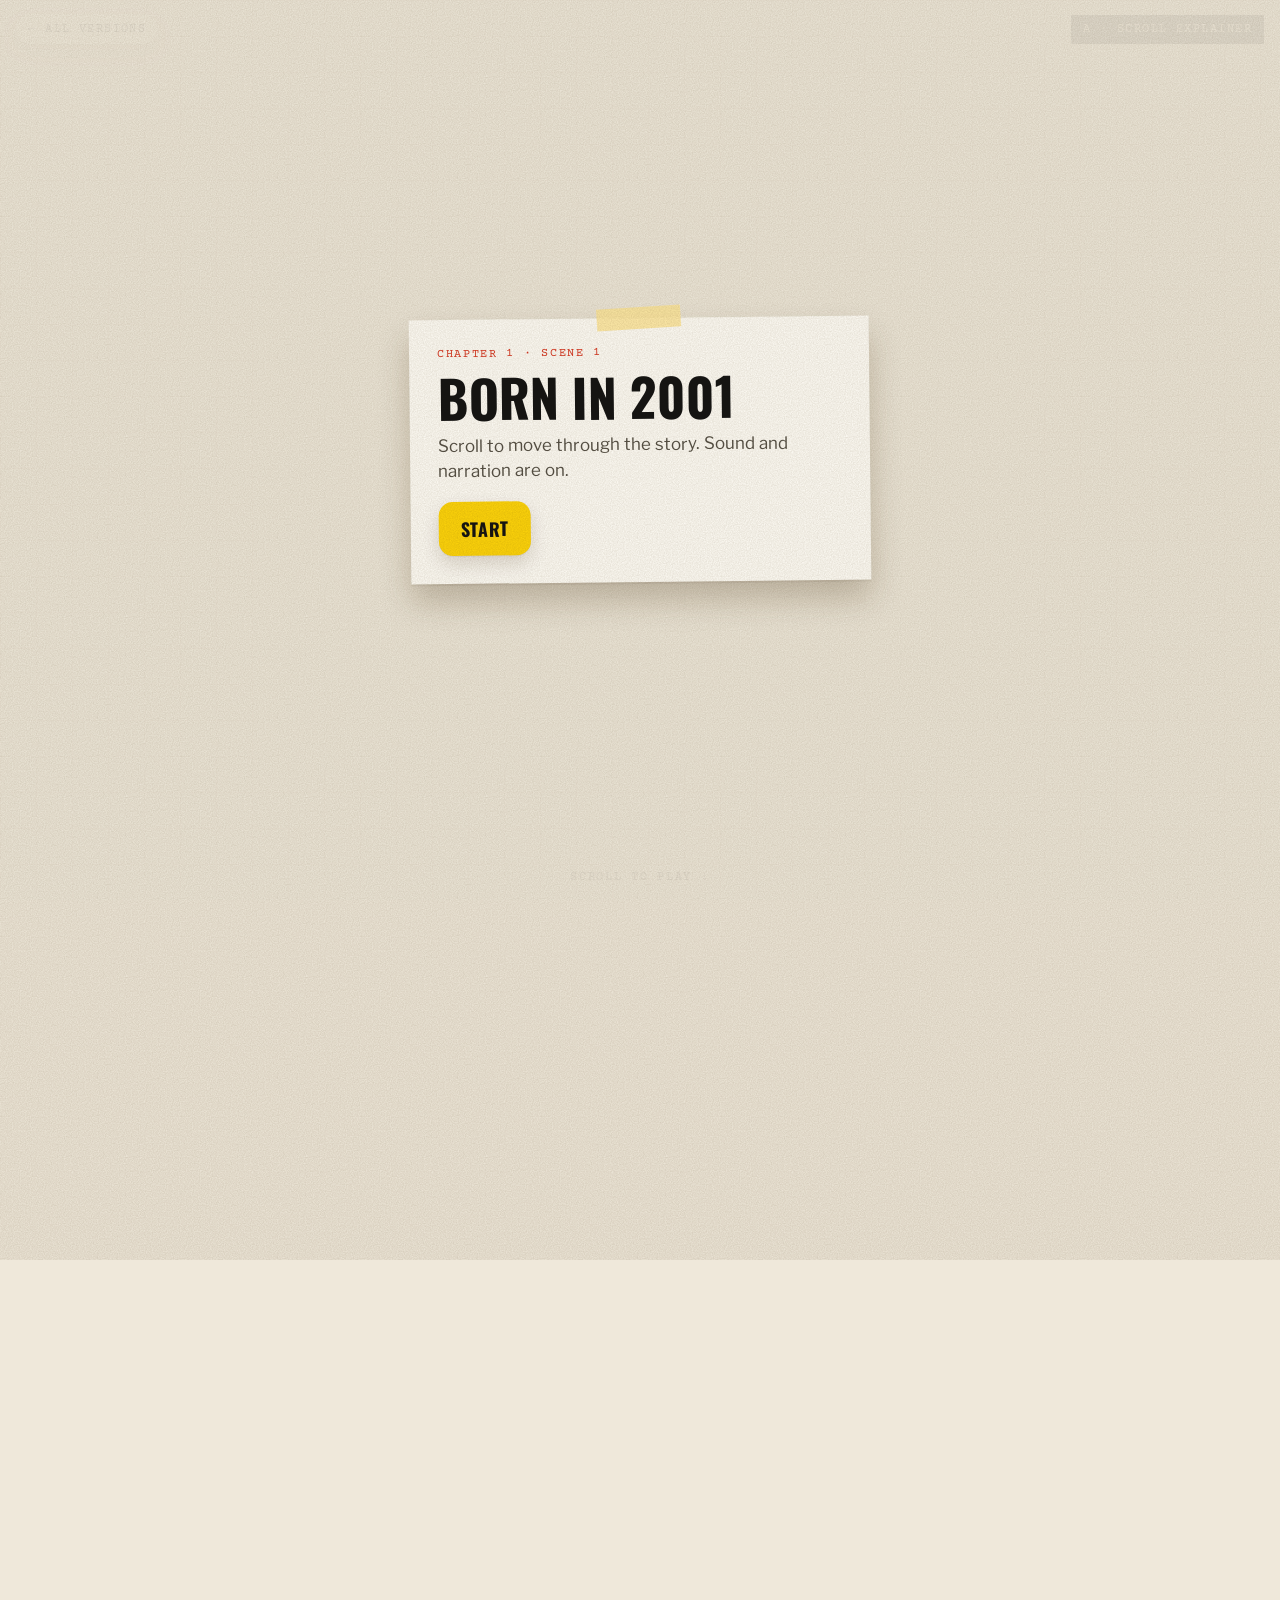
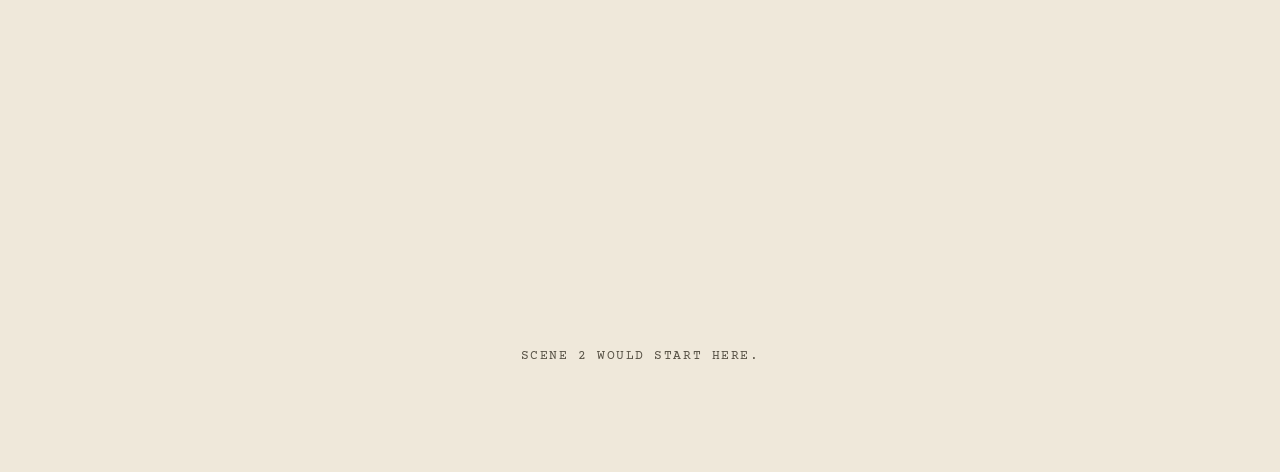
<file: prototypes/chapter-1/a-scroll.html>
<!doctype html>
<html lang="en">
<head>
<meta charset="utf-8">
<meta name="viewport" content="width=device-width, initial-scale=1, viewport-fit=cover">
<title>Chapter 1 · Scroll explainer</title>
<link rel="preconnect" href="https://fonts.googleapis.com">
<link rel="preconnect" href="https://fonts.gstatic.com" crossorigin>
<link rel="stylesheet" href="https://fonts.googleapis.com/css2?family=Oswald:wght@500;600;700&family=Libre+Franklin:wght@400;500;600&family=Courier+Prime:wght@400;700&family=Kalam:wght@700&display=swap">
<link rel="stylesheet" href="shared/story.css">
<style>
  /* Version A: the scene is scrubbed by scroll, like the rest of the site */
  body.waiting{overflow:hidden}
  .scroller{position:relative;height:560vh}
  .sticky{position:sticky;top:0;height:100vh;height:100svh}
  .sticky .stage{position:absolute;inset:0}
  .scroll-hint{position:fixed;left:50%;bottom:calc(16px + env(safe-area-inset-bottom,0px));transform:translateX(-50%);z-index:20;font-family:var(--mono);font-size:12px;letter-spacing:.14em;text-transform:uppercase;color:var(--ink);transition:opacity .3s}
  .after{padding-block:96px;text-align:center;font-family:var(--mono);font-size:13px;letter-spacing:.12em;text-transform:uppercase;color:var(--mist)}
</style>
</head>
<body class="waiting">
<header class="proto-bar"><a href="index.html">&larr; All versions</a><span>A · Scroll explainer</span></header>

<section class="scroller" id="scroller" aria-label="Chapter 1, scene 1">
  <div class="sticky"><div class="stage" id="stage"></div></div>
</section>
<p class="after">Scene 2 would start here.</p>
<div class="scroll-hint" id="hint">Scroll to play &darr;</div>

<div class="gate" id="gate">
  <div class="gate-card">
    <div class="eyebrow">chapter 1 · scene 1</div>
    <h1>Born in 2001</h1>
    <p>Scroll to move through the story. Sound and narration are on.</p>
    <button class="play" id="go" type="button">Start</button>
  </div>
</div>

<script src="shared/story.js"></script>
<script>
(() => {
  const scroller = document.getElementById('scroller'), hint = document.getElementById('hint');
  const scene = Story.mount(document.getElementById('stage'));
  let prev = 0, started = false, queued = false;
  function frame() {
    const range = Math.max(1, scroller.offsetHeight - innerHeight);
    const p = Math.max(0, Math.min(1, -scroller.getBoundingClientRect().top / range));
    const t = p * Story.DURATION;
    scene.render(t);
    if (started) scene.fire(prev, t);
    prev = t;
    hint.style.opacity = p > 0.03 ? '0' : '1';
  }
  addEventListener('scroll', () => { if (!queued) { queued = true; requestAnimationFrame(() => { queued = false; frame(); }); } }, { passive: true });
  addEventListener('resize', frame);
  document.getElementById('go').addEventListener('click', () => {
    Story.init();
    started = true;
    document.body.classList.remove('waiting');
    document.getElementById('gate').hidden = true;
    frame();
  });
  frame();
})();
</script>
</body>
</html>
</file>
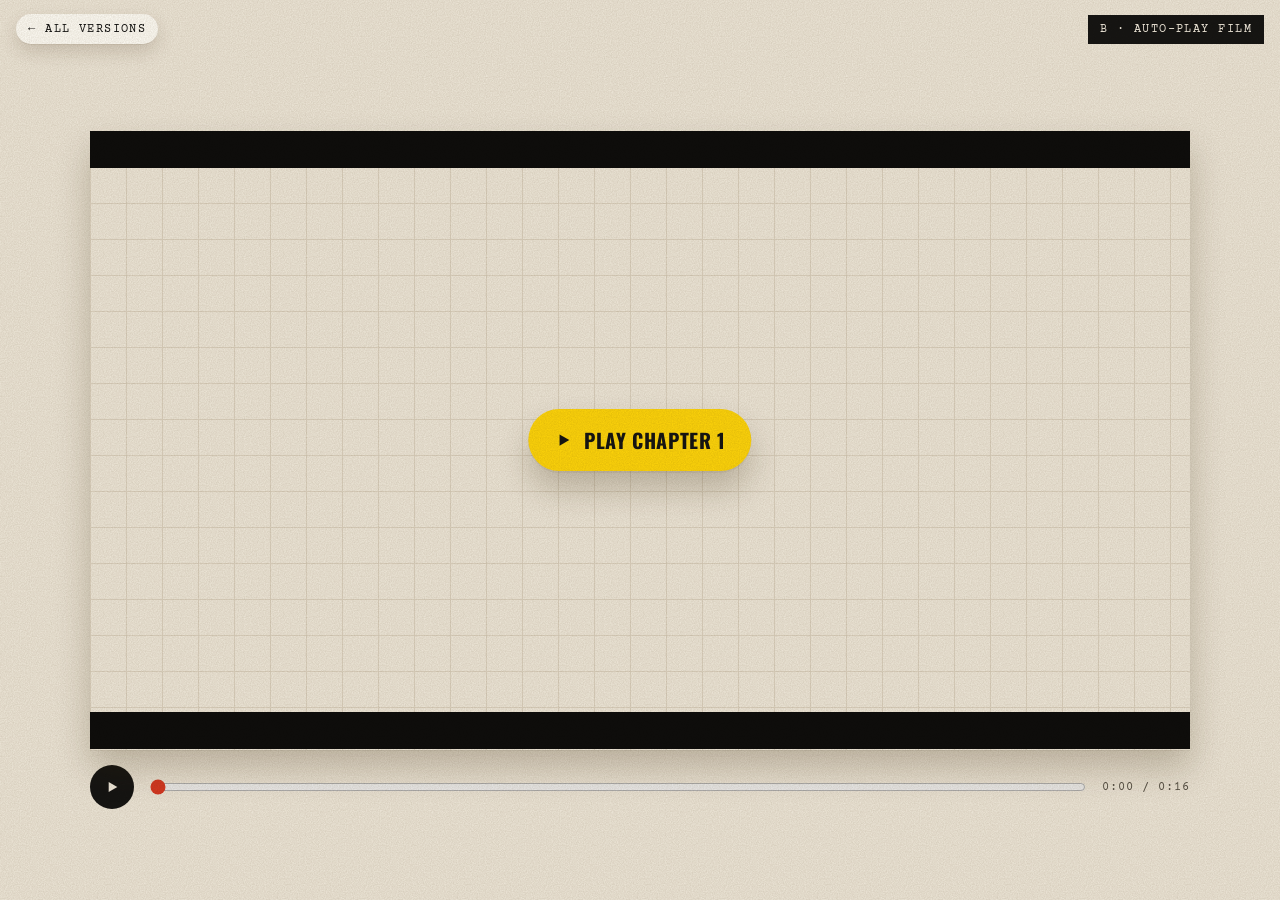
<file: prototypes/chapter-1/b-film.html>
<!doctype html>
<html lang="en">
<head>
<meta charset="utf-8">
<meta name="viewport" content="width=device-width, initial-scale=1, viewport-fit=cover">
<title>Chapter 1 · Auto-play film</title>
<link rel="preconnect" href="https://fonts.googleapis.com">
<link rel="preconnect" href="https://fonts.gstatic.com" crossorigin>
<link rel="stylesheet" href="https://fonts.googleapis.com/css2?family=Oswald:wght@500;600;700&family=Libre+Franklin:wght@400;500;600&family=Courier+Prime:wght@400;700&family=Kalam:wght@700&display=swap">
<link rel="stylesheet" href="shared/story.css">
<style>
  /* Version B: a letterboxed mini explainer video that plays on its own */
  .wrap{min-height:100vh;min-height:100svh;box-sizing:border-box;display:flex;flex-direction:column;align-items:center;justify-content:center;gap:16px;
    padding-block:72px 32px;padding-left:max(16px, env(safe-area-inset-left,0px));padding-right:max(16px, env(safe-area-inset-right,0px))}
  .film{position:relative;width:min(1100px, 100%);aspect-ratio:16 / 9;max-width:100%;background:#0E0D0B;box-shadow:var(--lift)}
  .film .stage{position:absolute;inset:0}
  .film::before,.film::after{content:"";position:absolute;left:0;right:0;height:6%;background:#0E0D0B;z-index:3}
  .film::before{top:0} .film::after{bottom:0}
  .big-play{all:unset;cursor:pointer;position:absolute;left:50%;top:50%;z-index:4;transform:translate(-50%,-50%);display:flex;align-items:center;gap:12px;padding:16px 26px;border-radius:999px;
    background:var(--volt);color:var(--ink);font-family:var(--display);font-weight:700;font-size:20px;letter-spacing:.03em;text-transform:uppercase;box-shadow:var(--lift)}
  .big-play:focus-visible{outline:2.5px solid var(--red);outline-offset:3px}
  .controls{width:min(1100px, 100%);display:flex;align-items:center;gap:14px}
  .ctl{all:unset;cursor:pointer;width:44px;height:44px;border-radius:999px;background:var(--ink);color:#F4EEE2;display:flex;align-items:center;justify-content:center;flex:0 0 auto}
  .ctl:focus-visible{outline:2.5px solid var(--red);outline-offset:3px}
  .scrub{flex:1 1 auto;min-width:0;accent-color:var(--red);height:28px}
  .time{font-family:var(--mono);font-size:12px;letter-spacing:.08em;color:var(--mist);font-variant-numeric:tabular-nums;white-space:nowrap}
</style>
</head>
<body>
<header class="proto-bar"><a href="index.html">&larr; All versions</a><span>B · Auto-play film</span></header>

<main class="wrap">
  <div class="film">
    <div class="stage" id="stage"></div>
    <button class="big-play" id="bigPlay" type="button">
      <svg width="18" height="18" viewBox="0 0 24 24" fill="currentColor" aria-hidden="true"><path d="M7 4.5v15l13-7.5z"/></svg>
      Play chapter 1
    </button>
  </div>
  <div class="controls">
    <button class="ctl" id="toggle" type="button" aria-label="Play">
      <svg class="i-play" width="16" height="16" viewBox="0 0 24 24" fill="currentColor" aria-hidden="true"><path d="M7 4.5v15l13-7.5z"/></svg>
      <svg class="i-pause" hidden width="16" height="16" viewBox="0 0 24 24" fill="currentColor" aria-hidden="true"><path d="M6 4h4v16H6zM14 4h4v16h-4z"/></svg>
    </button>
    <input class="scrub" id="scrub" type="range" min="0" max="1000" value="0" aria-label="Seek">
    <span class="time" id="time">0:00 / 0:16</span>
  </div>
</main>

<script src="shared/story.js"></script>
<script>
(() => {
  const scene = Story.mount(document.getElementById('stage'));
  const toggle = document.getElementById('toggle'), bigPlay = document.getElementById('bigPlay'), scrub = document.getElementById('scrub'), time = document.getElementById('time');
  const iPlay = toggle.querySelector('.i-play'), iPause = toggle.querySelector('.i-pause');
  const D = Story.DURATION;
  let t = 0, prev = 0, playing = false, last = 0;
  const fmt = (s) => '0:' + String(Math.floor(s)).padStart(2, '0');
  function show() {
    scene.render(t);
    scrub.value = String(Math.round((t / D) * 1000));
    time.textContent = fmt(t) + ' / ' + fmt(D);
  }
  function setPlaying(on) {
    playing = on;
    iPlay.hidden = on; iPause.hidden = !on;
    toggle.setAttribute('aria-label', on ? 'Pause' : 'Play');
    bigPlay.hidden = true;
    if (!on) Story.hush();
    if (on) { last = performance.now(); requestAnimationFrame(loop); }
  }
  function loop(now) {
    if (!playing) return;
    t = Math.min(D, t + (now - last) / 1000); last = now;
    show();
    scene.fire(prev, t); prev = t;
    if (t >= D) { setPlaying(false); bigPlay.hidden = false; bigPlay.lastChild.textContent = ' Replay'; return; }
    requestAnimationFrame(loop);
  }
  function play() {
    Story.init();
    if (t >= D) { t = 0; prev = 0; }
    setPlaying(true);
  }
  bigPlay.addEventListener('click', play);
  toggle.addEventListener('click', () => (playing ? setPlaying(false) : play()));
  scrub.addEventListener('input', () => { t = (Number(scrub.value) / 1000) * D; prev = t; Story.hush(); bigPlay.hidden = true; show(); });
  show();
})();
</script>
</body>
</html>
</file>
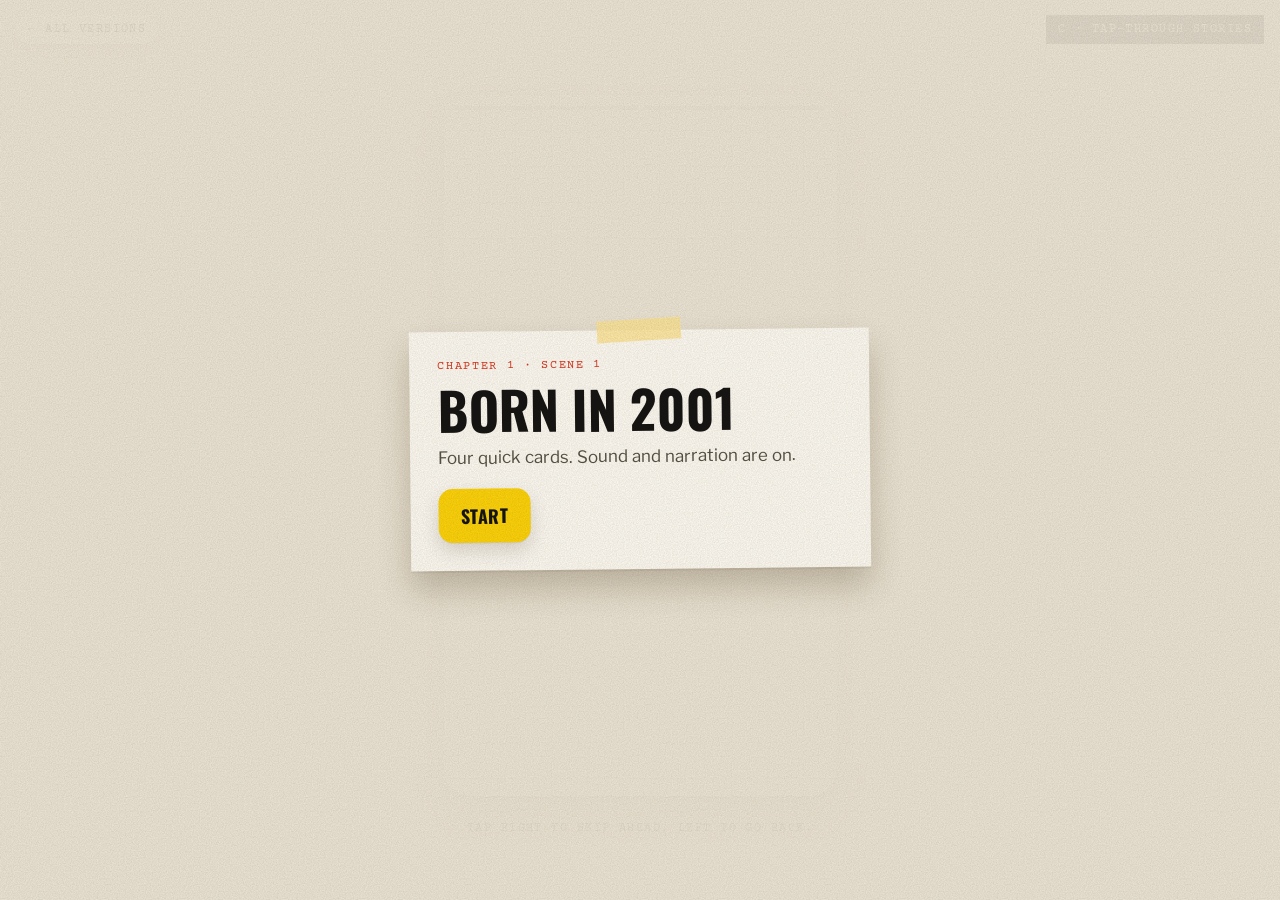
<file: prototypes/chapter-1/c-stories.html>
<!doctype html>
<html lang="en">
<head>
<meta charset="utf-8">
<meta name="viewport" content="width=device-width, initial-scale=1, viewport-fit=cover">
<title>Chapter 1 · Tap-through stories</title>
<link rel="preconnect" href="https://fonts.googleapis.com">
<link rel="preconnect" href="https://fonts.gstatic.com" crossorigin>
<link rel="stylesheet" href="https://fonts.googleapis.com/css2?family=Oswald:wght@500;600;700&family=Libre+Franklin:wght@400;500;600&family=Courier+Prime:wght@400;700&family=Kalam:wght@700&display=swap">
<link rel="stylesheet" href="shared/story.css">
<style>
  /* Version C: Instagram-style story cards. Each beat is one card that plays, then moves on. */
  .wrap{min-height:100vh;min-height:100svh;box-sizing:border-box;display:flex;flex-direction:column;align-items:center;justify-content:center;gap:14px;
    padding-block:64px 24px;padding-left:max(16px, env(safe-area-inset-left,0px));padding-right:max(16px, env(safe-area-inset-right,0px))}
  .phone{position:relative;height:min(78vh, 760px);aspect-ratio:9 / 16;max-width:100%;border-radius:28px;overflow:hidden;box-shadow:var(--lift);background:var(--ground)}
  .phone .stage{position:absolute;inset:0}
  .segs{position:absolute;top:12px;left:12px;right:12px;z-index:5;display:flex;gap:5px}
  .segs i{flex:1 1 0;height:4px;border-radius:999px;background:rgba(22,21,19,.18);overflow:hidden}
  .segs i b{display:block;height:100%;width:0;background:var(--ink)}
  .tap{all:unset;position:absolute;top:0;bottom:0;z-index:4;cursor:pointer}
  .tap.prev{left:0;width:32%} .tap.next{right:0;width:68%}
  .tap:focus-visible{outline:2.5px solid var(--red);outline-offset:-6px}
  .note{font-family:var(--mono);font-size:12px;letter-spacing:.12em;text-transform:uppercase;color:var(--mist);text-align:center}
  .again{position:absolute;left:50%;bottom:22%;z-index:6;transform:translateX(-50%)}
</style>
</head>
<body>
<header class="proto-bar"><a href="index.html">&larr; All versions</a><span>C · Tap-through stories</span></header>

<main class="wrap">
  <div class="phone">
    <div class="stage portrait" id="stage"></div>
    <div class="segs" id="segs" aria-hidden="true"></div>
    <button class="tap prev" id="prev" type="button" aria-label="Previous card"></button>
    <button class="tap next" id="next" type="button" aria-label="Next card"></button>
    <button class="play again" id="again" type="button" hidden>Watch again</button>
  </div>
  <p class="note">Tap right to skip ahead, left to go back.</p>
</main>

<div class="gate" id="gate">
  <div class="gate-card">
    <div class="eyebrow">chapter 1 · scene 1</div>
    <h1>Born in 2001</h1>
    <p>Four quick cards. Sound and narration are on.</p>
    <button class="play" id="go" type="button">Start</button>
  </div>
</div>

<script src="shared/story.js"></script>
<script>
(() => {
  const scene = Story.mount(document.getElementById('stage'));
  const segs = document.getElementById('segs'), again = document.getElementById('again');
  const CARDS = Story.CARDS;
  segs.innerHTML = CARDS.map(() => '<i><b></b></i>').join('');
  const bars = [...segs.querySelectorAll('b')];
  let k = 0, t = CARDS[0][0], prev = t - 0.001, playing = false, last = 0;
  function bars_() {
    bars.forEach((b, i) => {
      const [a, z] = CARDS[i];
      b.style.width = (i < k ? 100 : i > k ? 0 : Math.min(100, ((t - a) / (z - a)) * 100)) + '%';
    });
  }
  function go(i) {
    Story.hush();
    k = Math.max(0, Math.min(CARDS.length - 1, i));
    t = CARDS[k][0]; prev = t - 0.001;
    again.hidden = true;
    if (!playing) { playing = true; last = performance.now(); requestAnimationFrame(loop); }
  }
  function loop(now) {
    if (!playing) return;
    t += (now - last) / 1000; last = now;
    const end = CARDS[k][1];
    if (t >= end) {
      if (k < CARDS.length - 1) { k++; t = CARDS[k][0]; prev = t - 0.001; }
      else { t = end; playing = false; scene.render(t); scene.fire(prev, t); bars_(); again.hidden = false; return; }
    }
    scene.render(t); scene.fire(prev, t); prev = t; bars_();
    requestAnimationFrame(loop);
  }
  document.getElementById('next').addEventListener('click', () => go(k + 1 < CARDS.length ? k + 1 : k));
  document.getElementById('prev').addEventListener('click', () => go(k - 1));
  again.addEventListener('click', () => go(0));
  document.getElementById('go').addEventListener('click', () => {
    Story.init();
    document.getElementById('gate').hidden = true;
    go(0);
  });
  scene.render(t); bars_();
})();
</script>
</body>
</html>
</file>
<file: css/styles.css>
/* Base reset (the artifact host used to supply this) */
html{-webkit-text-size-adjust:100%}
body{margin:0;font-size:14px}
img{max-width:100%}
[hidden]{display:none!important}
:root{padding-top:env(safe-area-inset-top,0px);padding-bottom:env(safe-area-inset-bottom,0px)}

/* Collage-explainer cut: kraft paper, film grain, highlighter yellow, red marker, paper cut-outs with soft shadows.
   Layout: player select opens the page. Then one sticky stage: an avatar cuts the resume top to bottom as you scroll, then the pieces fall and the viewer scrolls them into a bin. The cleanup button opens chapter one directly. */
:root{
  --ground:#EFE8DA; --ink:#161513; --slate:#FFFDF7; --line:#2A2722; --bone:#161513; --mist:#585246; --dim:#685F51;
  --volt:#FFD60A; --lilac:#A9CBEA; --red:#D93A22;
  --paper:#FBF7EC; --paper-ink:#25272C; --paper-soft:#5E5B55; --paper-rule:#D8D0C0; --fiber:#FFFFFF; --stamp:#C2321F;
  --soft:0 1px 0 rgba(60,40,10,.06), 0 8px 18px rgba(60,40,10,.16);
  --lift:0 2px 0 rgba(60,40,10,.06), 0 18px 32px rgba(60,40,10,.24);
  --shadow:rgba(60,40,10,.32); --grid:#DDD3C1; --pit:#2A2722;
  --display:'Oswald','Arial Narrow','Helvetica Neue',sans-serif;
  --body:'Libre Franklin',system-ui,-apple-system,'Segoe UI',sans-serif;
  --mono:'Courier Prime','Courier New',ui-monospace,monospace;
  --resume:'Tinos','Times New Roman',Times,serif;
  --pen:'Kalam','Comic Sans MS','Bradley Hand',cursive;
  --pw:min(540px, 84vw, calc((100vh - 150px) / 1.414));
  --pw:min(540px, 84vw, calc((100svh - 150px) / 1.414));
  color-scheme:light;
}
html,body{background:var(--ink)}
body{color:var(--bone);font-family:var(--body);font-size:16px;-webkit-font-smoothing:antialiased}
button{font:inherit;color:inherit}
:focus-visible{outline:2px solid var(--volt);outline-offset:3px}

/* ---------- Tear stage ---------- */
.tear{position:relative;height:640vh}
.stage{position:sticky;top:0;height:100vh;height:100svh;overflow:hidden}

.hud{position:absolute;top:0;left:0;right:0;z-index:6;display:flex;align-items:center;justify-content:flex-end;gap:16px;
  padding-block:20px;padding-left:max(24px, env(safe-area-inset-left,0px));padding-right:max(24px, env(safe-area-inset-right,0px));
  font-family:var(--mono);font-size:12px;letter-spacing:.14em;text-transform:uppercase;color:var(--mist)}
.hud .right{display:flex;align-items:center;gap:16px;flex:0 0 auto}
.hud .bar{width:min(160px,22vw);height:6px;border-radius:999px;background:var(--line);overflow:hidden}
.hud .bar i{display:block;height:100%;width:0;background:var(--volt)}
.skip{all:unset;cursor:pointer;padding:10px 14px;border:1.5px solid var(--line);border-radius:999px;color:var(--bone);font-family:var(--mono);font-size:11px;letter-spacing:.14em;text-transform:uppercase}
.skip:hover{border-color:var(--lilac);color:var(--lilac)}
.skip:focus-visible{outline:2px solid var(--volt);outline-offset:3px}

/* behind the paper: the clean-up floor */
.clean{position:absolute;inset:0;opacity:.18}
.floor{position:absolute;left:0;right:0;bottom:0;height:24%;background:var(--grid);border-top:1.5px solid var(--line)}
.clean-top{position:absolute;top:72px;left:0;right:0;display:flex;justify-content:space-between;align-items:flex-start;gap:20px;flex-wrap:wrap;opacity:0;pointer-events:none;
  padding-left:max(24px, env(safe-area-inset-left,0px));padding-right:max(24px, env(safe-area-inset-right,0px))}
.clean-top .eyebrow{font-family:var(--mono);font-size:12px;letter-spacing:.14em;text-transform:uppercase;color:var(--volt)}
.clean-top h2{margin:8px 0 0;font-family:var(--display);font-weight:800;font-size:clamp(30px, 4.2vw, 56px);line-height:.98;letter-spacing:-.03em;max-width:22ch;text-wrap:balance}
.stat{min-width:96px;box-sizing:border-box;padding:10px 14px;border-radius:14px;background:var(--slate);border:1.5px solid var(--line);display:flex;flex-direction:column;gap:2px}
.stat span{font-family:var(--mono);font-size:10px;letter-spacing:.12em;text-transform:uppercase;color:var(--dim)}
.stat b{font-family:var(--display);font-weight:800;font-size:28px;letter-spacing:-.02em;font-variant-numeric:tabular-nums}
.clean-done{position:absolute;left:0;right:0;top:44%;z-index:9;display:flex;justify-content:center;opacity:0;pointer-events:none}
.clean-done.live{pointer-events:auto}
.scraps,.balls{position:absolute;inset:0;pointer-events:none}
.scraps{z-index:5}
.scrap{position:absolute;left:0;top:0;background:var(--paper);opacity:0;will-change:transform}
.bin-back,.bin-front{position:absolute;left:0;top:0;pointer-events:none;overflow:visible;opacity:0}
.bin-back{z-index:6}
.balls{z-index:7}
.bin-front{z-index:8}
.ball{position:absolute;left:0;top:0;opacity:0;will-change:transform}
.ball svg{display:block;width:100%;height:100%;overflow:visible}
.ball-body{fill:var(--paper);stroke:var(--paper-rule);stroke-width:3}
.ball-crease{fill:none;stroke:var(--paper-rule);stroke-width:2.5;stroke-linecap:round}
.bin-pit{fill:var(--pit);stroke:var(--line);stroke-width:1.5;vector-effect:non-scaling-stroke}
.bin-body{fill:var(--slate);stroke:var(--bone);stroke-width:2;vector-effect:non-scaling-stroke}
.bin-rib{fill:none;stroke:var(--line);stroke-width:1;vector-effect:non-scaling-stroke}
.bin-rim{fill:none;stroke:var(--lilac);stroke-width:3.5;vector-effect:non-scaling-stroke}
.bin-label{font-family:var(--mono);font-size:8px;font-weight:700;letter-spacing:.14em;fill:var(--mist)}

/* player select */
.select{max-width:1280px;height:100vh;height:100svh;margin:0 auto;box-sizing:border-box;display:flex;flex-direction:column;gap:20px;
  padding-block:24px;padding-left:max(24px, env(safe-area-inset-left,0px));padding-right:max(24px, env(safe-area-inset-right,0px))}
.select h1{margin:0;font-family:var(--display);font-weight:800;font-size:clamp(52px, 9vw, 112px);line-height:.9;letter-spacing:-.035em;text-wrap:balance}
.select h1 em{font-style:normal;color:var(--volt)}
.sub{margin:0;font-size:clamp(16px, 1.6vw, 20px);line-height:1.45;color:var(--mist);max-width:36ch}

.pick{display:flex;flex-direction:column;gap:16px;flex:1;min-height:0;min-width:0}
.tiles{display:flex;gap:14px;overflow-x:auto;scroll-snap-type:x proximity;scroll-padding-inline:12px;padding:16px 12px 22px;margin-block:auto;margin-inline:-12px;scrollbar-width:thin;scrollbar-color:var(--dim) transparent}
.glyph.initials{font-family:var(--mono);font-weight:700;font-size:16px;letter-spacing:.04em}
.tile{all:unset;box-sizing:border-box;cursor:pointer;display:flex;flex-direction:column;justify-content:flex-start;gap:12px;flex:0 0 160px;min-height:188px;padding:14px;scroll-snap-align:start;
  border-radius:20px;background:var(--slate);border:1.5px solid var(--line);color:var(--bone);text-align:left;overflow-wrap:anywhere;
  transition:transform 120ms ease-out, box-shadow 120ms ease-out, border-color 120ms ease-out}
.tile:hover,.tile:focus-visible{transform:translate(-3px,-3px);box-shadow:6px 6px 0 var(--lilac);border-color:var(--lilac);outline:none}
.tile[aria-pressed="true"]{transform:translate(-3px,-3px);box-shadow:6px 6px 0 var(--volt);border-color:var(--volt)}
.glyph{width:48px;height:48px;border-radius:14px;background:var(--lilac);color:var(--ink);display:flex;align-items:center;justify-content:center}
.tile .glyph{position:relative;width:56px;height:56px;flex:0 0 auto;overflow:hidden}
.portrait{position:absolute;inset:0;width:100%;height:100%;object-fit:cover}
.tile[aria-pressed="true"] .glyph{background:var(--volt)}
.tile .name{display:block;font-family:var(--display);font-weight:700;font-size:18px;line-height:1.05;letter-spacing:-.02em}
.tile .blurb{display:block;margin-top:6px;font-size:12px;line-height:1.4;color:var(--mist)}
.team-status{margin:0;font-size:14px;color:var(--mist)}

.go{display:flex;align-items:center;justify-content:space-between;gap:16px;flex-wrap:wrap}
#visitor[aria-pressed="true"]{background:var(--volt)}
.start{all:unset;cursor:pointer;display:inline-flex;align-items:center;gap:12px;padding:16px 26px;border-radius:16px;background:var(--volt);color:var(--ink);
  font-family:var(--display);font-weight:800;font-size:19px;letter-spacing:-.01em;box-shadow:6px 6px 0 var(--lilac);transition:transform 120ms ease-out, box-shadow 120ms ease-out}
.start:hover{transform:translate(-2px,-2px);box-shadow:8px 8px 0 var(--lilac)}
.start:active{transform:translate(2px,2px);box-shadow:2px 2px 0 var(--lilac)}
.start:focus-visible{outline:2px solid var(--bone);outline-offset:4px}

/* the paper */
.paper{position:absolute;left:50%;top:53%;z-index:4;width:var(--pw);max-width:100%;aspect-ratio:1 / 1.414;transform:translate(-50%,-50%) rotate(-1.2deg);pointer-events:none;filter:drop-shadow(0 22px 34px var(--shadow))}
.half{position:absolute;inset:0;will-change:transform}
.fiber,.sheet{position:absolute;inset:0}
.fiber{background:var(--fiber);opacity:0}
.sheet{box-sizing:border-box;background:var(--paper);color:var(--paper-ink);font-family:var(--resume);
  padding:calc(var(--pw) * .085) calc(var(--pw) * .09);font-size:calc(var(--pw) * .0245);line-height:1.38;
  display:flex;flex-direction:column;gap:calc(var(--pw) * .03)}
.sheet h2{margin:0;font-size:2.15em;font-weight:700;letter-spacing:.06em;text-transform:uppercase;line-height:1}
.sheet .contact{margin-top:.5em;color:var(--paper-soft);font-size:.92em}
.sheet h3{margin:0 0 .45em;padding-bottom:.25em;border-bottom:1px solid var(--paper-rule);font-size:.82em;font-weight:700;letter-spacing:.16em;text-transform:uppercase}
.sheet p{margin:0}
.sheet ul{margin:0;padding-left:1.15em}
.sheet li+li{margin-top:.15em}
.sheet .row{display:flex;justify-content:space-between;gap:1em;font-weight:700}
.sheet .row span:last-child{font-weight:400;color:var(--paper-soft)}
.sheet .foot{margin-top:auto;display:flex;justify-content:space-between;color:var(--paper-soft);font-size:.85em;font-style:italic}
.stamp{position:absolute;top:calc(var(--pw) * .07);right:calc(var(--pw) * .07);transform:rotate(11deg);border:2px solid var(--stamp);color:var(--stamp);
  padding:.35em .6em;font-family:var(--mono);font-size:.74em;font-weight:700;letter-spacing:.1em;text-transform:uppercase;line-height:1.25;text-align:center;opacity:.85}

.sheet .sec{position:relative}
.strike{background-image:linear-gradient(var(--stamp),var(--stamp));background-repeat:no-repeat;background-position:0 60%;
  background-size:calc(var(--s, 0) * 100%) 2px;-webkit-box-decoration-break:clone;box-decoration-break:clone}
.scrawl{position:absolute;right:-3%;top:-.35em;transform:rotate(-5deg);font-family:var(--pen);font-weight:700;font-size:1.25em;line-height:1;color:var(--stamp);
  opacity:var(--s, 0);white-space:nowrap}
.sticky{position:absolute;left:-9%;top:58%;width:42%;box-sizing:border-box;padding:.9em 1em 1em;transform:rotate(-6deg);background:var(--lilac);color:var(--ink);
  font-family:var(--pen);font-size:1.35em;line-height:1.2;box-shadow:0 .5em 1.2em rgba(0,0,0,.25)}
.sticky::before{content:"";position:absolute;left:50%;top:-.55em;width:38%;height:1.1em;transform:translateX(-50%) rotate(2deg);background:rgba(243,241,234,.55)}
.sticky b{display:block;margin-top:.35em;font-weight:700}
.cutter{position:absolute;left:50%;top:0;z-index:5;width:max(72px, calc(var(--pw) * .22));aspect-ratio:80 / 100;transform:translate(-50%,-96%);opacity:0;pointer-events:none;
  }
.cutter svg{display:block;overflow:visible}
.bubble{position:absolute;left:92%;top:6%;padding:.45em .75em;border-radius:12px;background:var(--bone);color:var(--ink);font-family:var(--pen);font-weight:700;
  font-size:max(13px, calc(var(--pw) * .032));line-height:1.15;white-space:nowrap;opacity:0}
.bubble::before{content:"";position:absolute;left:-6px;top:50%;width:12px;height:12px;background:var(--bone);transform:translateY(-50%) rotate(45deg)}
.guide{position:absolute;inset:0;width:100%;height:100%;overflow:visible;z-index:2}
.guide polyline{fill:none;stroke:var(--paper-soft);stroke-width:1.2;stroke-dasharray:4 5;vector-effect:non-scaling-stroke}
.cut{position:absolute;top:-30px;transform:translateX(-50%);display:flex;align-items:center;gap:8px;white-space:nowrap;
  font-family:var(--mono);font-size:11px;letter-spacing:.14em;text-transform:uppercase;color:var(--mist)}

.hint{position:absolute;left:50%;bottom:calc(18px + env(safe-area-inset-bottom,0px));transform:translateX(-50%);z-index:5;max-width:calc(100% - 32px);pointer-events:none}
.hint-line{display:flex;align-items:center;gap:10px}
.hint-line svg{flex:0 0 auto;animation:bob 1.4s ease-in-out infinite}
.hint-copy strong{display:inline-block;padding:5px 10px;background:var(--volt);color:var(--ink);font:700 20px/1.2 var(--display);letter-spacing:.04em;text-transform:uppercase;white-space:nowrap}
.hint-copy small{display:block;margin-top:5px;font:12px/1.4 var(--body);text-align:center}
@keyframes bob{0%,100%{transform:translateY(0)}50%{transform:translateY(5px)}}

@media (max-width:760px){
  .hint-copy strong{font-size:18px}.hint-copy small{font-size:11px}
  .hud .bar{display:none}
  .select{gap:16px;padding-block:20px}
  .clean-top{top:62px}
  .stat{min-width:0;padding:8px 10px}
  .stat b{font-size:22px}
  .tiles{gap:12px}
  .tile{flex-basis:148px;min-height:180px;padding:12px}
  .glyph{width:36px;height:36px;border-radius:11px}
  .glyph svg{width:20px;height:20px}
  .tile .name{font-size:18px}
  .start{width:100%;box-sizing:border-box;justify-content:center}
}
@media (prefers-reduced-motion: reduce){
  .hint-line svg{animation:none}
  .tile,.start{transition:none}
}

/* ---------- Collage-explainer skin ---------- */
html,body{background:var(--ground)}
body::after{content:"";position:fixed;inset:-40%;z-index:40;pointer-events:none;opacity:.38;mix-blend-mode:multiply;background-image:url("data:image/svg+xml;utf8,<svg xmlns='http://www.w3.org/2000/svg' width='180' height='180'><filter id='n'><feTurbulence type='fractalNoise' baseFrequency='.85' numOctaves='2' stitchTiles='stitch'/><feColorMatrix values='0 0 0 0 0.2  0 0 0 0 0.15  0 0 0 0 0.08  0 0 0 .6 0'/></filter><rect width='100%25' height='100%25' filter='url(%23n)'/></svg>");animation:grain .9s steps(4) infinite}
@keyframes grain{0%{transform:translate(0,0)}25%{transform:translate(-2%,1.5%)}50%{transform:translate(1.5%,-2%)}75%{transform:translate(-1%,-1%)}100%{transform:translate(0,0)}}
:focus-visible,.skip:focus-visible,.key:focus-visible,.start:focus-visible{outline:2.5px solid var(--red);outline-offset:3px}

/* lower thirds */
.hud .bar i{background:var(--red)}
.skip{background:var(--slate);border-color:transparent;box-shadow:var(--soft)}
.skip:hover{border-color:var(--ink);color:var(--ink)}

/* headline: condensed caps with a highlighter swipe */
.select h1{font-weight:700;text-transform:uppercase;letter-spacing:-.005em;line-height:.92;font-size:clamp(44px, 8vw, 104px)}
.select h1 mark{background:var(--volt);color:var(--ink);padding:0 .1em;display:inline-block;transform:rotate(-1.6deg);box-shadow:var(--soft)}
.select h1 em{color:var(--red)}
@media (max-height:580px){
  .select{gap:10px;padding-block:14px}
  .select h1{font-size:40px}
  .tiles{padding-block:12px}
  .tile{min-height:148px;gap:8px}
  .tile .glyph{width:40px;height:40px}
  .tile .name{font-size:16px}
  .tile .blurb{font-size:11px;margin-top:4px}
  .select .start{padding:12px 18px;font-size:16px}
}
@media (max-height:420px){
  .select  .select h1{font-size:32px}
  .select .sub{font-size:14px}
  .tile{flex-direction:row;align-items:center;flex-basis:216px;min-height:92px}
  .go{flex-wrap:nowrap}
  .select .start{width:auto;min-width:0;font-size:14px;padding:10px 14px}
  #visitor{font-size:9px;padding:8px 10px}
}

/* tiles as taped paper clippings */
.tile{position:relative;background:var(--slate);border-color:transparent;box-shadow:var(--soft)}
.tile:nth-child(1){transform:rotate(-1.6deg)}
.tile:nth-child(2){transform:rotate(1.2deg)}
.tile:nth-child(3){transform:rotate(-.6deg)}
.tile:nth-child(4){transform:rotate(1.5deg)}
.tile:nth-child(5){transform:rotate(1.1deg)}
.tile:nth-child(6){transform:rotate(-1.3deg)}
.tile:nth-child(7){transform:rotate(.7deg)}
.tile:nth-child(8){transform:rotate(-.9deg)}
.tile::before{content:"";position:absolute;top:-10px;left:50%;width:64px;height:20px;transform:translateX(-50%) rotate(-3deg);background:rgba(255,232,150,.78);box-shadow:0 1px 2px rgba(0,0,0,.08)}
.tile:hover,.tile:focus-visible,.tile[aria-pressed="true"]{transform:translateY(-4px) rotate(0deg);box-shadow:var(--lift);border-color:transparent}
.tile[aria-pressed="true"]::after{content:"";position:absolute;inset:-12px -10px;border:3px solid var(--red);border-radius:50% 46% 52% 48% / 48% 52% 46% 50%;transform:rotate(-2deg);pointer-events:none}
.glyph{background:var(--ink);color:var(--slate)}
.tile[aria-pressed="true"] .glyph{background:var(--volt);color:var(--ink)}
.tile .name{text-transform:uppercase;letter-spacing:.01em}
.start{box-shadow:var(--soft);text-transform:uppercase;letter-spacing:.03em}
.start:hover{transform:translateY(-2px);box-shadow:var(--lift)}
.start:active{transform:translateY(1px);box-shadow:var(--soft)}

/* tear stage on graph paper */
.stage{background-color:var(--ground);background-image:linear-gradient(var(--grid) 1px, transparent 1px),linear-gradient(90deg, var(--grid) 1px, transparent 1px);background-size:36px 36px}
.hint{color:var(--ink)}
.bubble{background:var(--slate);border:2px solid var(--ink)}
.bubble::before{left:-8px;background:var(--slate);border-left:2px solid var(--ink);border-bottom:2px solid var(--ink)}
.sticky{box-shadow:var(--soft)}

/* clean-up floor */
.clean-top .eyebrow{color:var(--red)}
.clean-top h2{text-transform:uppercase}
.stat{background:var(--slate);border-color:transparent;box-shadow:var(--soft)}
.bin-rim{stroke:var(--red)}

@media (prefers-reduced-motion: reduce){ body::after{animation:none} }

/* ---------- Locked opening screen ---------- */
/* Until a profile is started, nothing below player select exists to scroll to. */
.locked .tear{display:none}

/* ---------- Personalised loader ---------- */
.loader{position:fixed;inset:0;z-index:60;display:flex;align-items:center;justify-content:center;background:rgba(239,232,218,.93);
  padding-block:24px;padding-left:max(16px, env(safe-area-inset-left,0px));padding-right:max(16px, env(safe-area-inset-right,0px))}
.loader-card{position:relative;width:min(520px, 100%);box-sizing:border-box;display:flex;flex-direction:column;gap:20px;padding:30px 28px 28px;
  background:var(--slate);box-shadow:var(--lift);transform:rotate(-.6deg);outline:none}
.loader-card::before{content:"";position:absolute;top:-11px;left:50%;width:84px;height:22px;transform:translateX(-50%) rotate(-3deg);background:rgba(255,232,150,.8)}
.loader h2{margin:0;font-family:var(--display);font-weight:700;text-transform:uppercase;font-size:clamp(30px, 4.4vw, 46px);line-height:.95;text-wrap:balance}
.dossier-photo{position:relative;flex:0 0 auto;width:64px;height:64px;border-radius:999px;overflow:hidden;background:var(--ink);color:var(--slate);border:2px solid var(--ink);
  display:flex;align-items:center;justify-content:center;font-family:var(--mono);font-weight:700;font-size:18px}
.dossier-photo img{position:absolute;inset:0;width:100%;height:100%;object-fit:cover}
.fact{display:flex;flex-direction:column;gap:8px}
.fact-label{align-self:flex-start;background:var(--volt);color:var(--ink);padding:2px 8px;font-family:var(--mono);font-size:11px;font-weight:700;letter-spacing:.12em;text-transform:uppercase;transform:rotate(-1.5deg)}
.fact p{margin:0;font-size:19px;line-height:1.45;color:var(--ink);max-width:44ch}
.loader .start{align-self:flex-start}
.load-head{display:flex;align-items:center;gap:18px}
.load-ring{position:relative;flex:0 0 auto;width:80px;height:80px;display:flex;align-items:center;justify-content:center}
.load-ring::before{content:"";position:absolute;inset:0;border-radius:999px;border:3px solid #E1D7C4;border-top-color:var(--red);border-right-color:var(--red);animation:spin .8s linear infinite}
.load-ring.done::before{animation:none;border-color:var(--red)}
.ring-check{position:absolute;right:-2px;bottom:-2px;width:26px;height:26px;border-radius:999px;background:var(--volt);color:var(--ink);border:2px solid var(--ink);
  display:flex;align-items:center;justify-content:center;transform:scale(0);transition:transform .25s cubic-bezier(.3,1.6,.5,1)}
.load-ring.done .ring-check{transform:scale(1)}
@keyframes spin{to{transform:rotate(360deg)}}
@media (prefers-reduced-motion: reduce){ .load-ring::before{animation-duration:2.4s} .ring-check{transition:none} }


/* ---------- Chapter 1, scene 1: born in 2001 (scroll explainer) ---------- */
/* Scene styles copied from prototypes/chapter-1/shared/story.css and scoped to .ch1 so they can't touch the tear stage. */
.ch1{--rule:#D8D0C0;--wood:#C99D6B;--sweat:#7CC4E8;--pen:#2D4F9E;--hand:'Kalam','Comic Sans MS','Bradley Hand',cursive}
/* one screen; a tap, Space or Enter plays the next beat */
.ch1-frame{position:relative;height:100vh;height:100svh}
.ch1-frame .ch1-stage{position:absolute;inset:0;cursor:default}
.ch1-frame .ch1-stage.ready{cursor:pointer}
.ch1-dots{position:absolute;z-index:3;top:calc(14px + env(safe-area-inset-top,0px));left:50%;transform:translateX(-50%);display:flex;gap:4px;width:calc(100% - 32px);max-width:334px}
.ch1-dots button{flex:1;min-width:0;height:28px;display:flex;align-items:center;border:0;border-radius:4px;padding:0;background:none;cursor:pointer}
.ch1-dots button::after{content:"";width:100%;height:4px;border-radius:999px;background:rgba(22,21,19,.18)}
.ch1-dots button.on::after{background:var(--ink)}
.ch1-dots button[aria-current=step]::after,.ch1-dots button:hover::after{background:var(--red)}
.ch1-controls{position:absolute;z-index:2;top:calc(52px + env(safe-area-inset-top,0px));left:50%;transform:translateX(-50%);width:calc(100% - 48px);max-width:800px;display:flex;align-items:center;justify-content:space-between;gap:12px}
.ch1-prompt{margin:0;max-width:42ch;font-family:var(--mono);font-size:12px;line-height:1.45;color:var(--mist)}
.ch1-next{all:unset;box-sizing:border-box;cursor:pointer;flex:0 0 auto;min-height:44px;display:inline-flex;align-items:center;gap:10px;
  padding:12px 18px;border-radius:999px;background:var(--slate);color:var(--ink);box-shadow:var(--soft);font-family:var(--mono);font-size:12px;letter-spacing:.12em;text-transform:uppercase;
  opacity:.6;transition:opacity .2s, background-color .2s}
.ch1-next.ready{opacity:1;background:var(--volt);animation:ch1-nudge 1.4s ease-in-out infinite}
.ch1-next:disabled{cursor:default;opacity:.55;box-shadow:none}
.ch1-next:focus-visible{outline:2.5px solid var(--red);outline-offset:3px}
@keyframes ch1-nudge{0%,100%{transform:translateX(0)}50%{transform:translateX(4px)}}
@media (max-width:760px){
  .ch1-dots{gap:2px}
  .ch1-next.ready{animation:none}
  .ch1 .sc-cap{right:4%}
}
@media (prefers-reduced-motion: reduce){ .ch1-next.ready{animation:none} }
.locked .ch1{display:none}
.ch1-stage{position:relative;overflow:hidden;container-type:inline-size;background-color:var(--ground);
  background-image:linear-gradient(var(--grid) 1px, transparent 1px),linear-gradient(90deg, var(--grid) 1px, transparent 1px);background-size:36px 36px}
.ch1-stage > *{position:absolute}
.ch1 .sc-year{left:50%;top:44%;transform:translate(-50%,-50%);opacity:0}
.ch1 .sc-year .num{display:block;font-family:var(--display);font-weight:700;font-size:28cqw;line-height:.85;letter-spacing:-.02em;font-variant-numeric:tabular-nums}
.ch1 .sc-year .circle{position:absolute;inset:-12% -9%;border:max(4px, .7cqw) solid var(--red);border-radius:50% 46% 52% 48% / 48% 52% 46% 50%;opacity:0}
.ch1 .sc-year .tag{position:absolute;right:-6%;top:-14%;font-family:var(--hand);font-weight:700;font-size:6cqw;color:var(--red);transform:rotate(10deg);opacity:0}
.ch1 .sc-school{left:50%;top:46%;width:44cqw;transform:translate(-50%,-50%);opacity:0}
.ch1 .sc-school svg,.ch1 .sc-kid svg{display:block;width:100%;height:auto;overflow:visible}
.ch1 .sc-pages{left:50%;top:45%;width:24cqw;aspect-ratio:180 / 230;transform:translate(-50%,-50%)}
.ch1 .page{position:absolute;inset:0;opacity:0;background-color:var(--slate);
  background-image:repeating-linear-gradient(to bottom, transparent 0 7.4%, var(--rule) 7.4% 7.8%);box-shadow:var(--soft)}
.ch1 .page::before{content:"";position:absolute;top:0;bottom:0;left:14%;width:1.5px;background:#E7A39A}
.ch1 .page svg{position:absolute;inset:0;width:100%;height:100%}
.ch1 .scribble path{fill:none;stroke:#7D7566;stroke-width:3.2;stroke-linecap:butt;stroke-dasharray:1;stroke-dashoffset:1}
.ch1 .sc-kid{left:50%;top:43%;width:46cqw;transform:translate(-50%,-50%);opacity:0}
.ch1 .sc-cap{left:4%;right:4%;bottom:6%;display:flex}
.ch1 .cap{display:inline-block;max-width:44ch;background:var(--ink);color:#F4EEE2;padding:.35em .6em;font-family:var(--display);font-weight:600;font-size:max(16px, 3.2cqw);
  line-height:1.15;text-transform:uppercase;box-shadow:var(--soft);transform:rotate(-.6deg)}
.ch1 .cap mark{background:var(--volt);color:var(--ink);padding:0 .15em}
.ch1 .k-skin{fill:var(--paper);stroke:var(--ink);stroke-width:3}
.ch1 .k-shirt{fill:var(--lilac);stroke:var(--ink);stroke-width:3}
.ch1 .k-ink{fill:var(--ink)}
.ch1 .k-line{fill:none;stroke:var(--ink);stroke-width:3;stroke-linecap:round;stroke-linejoin:round}
.ch1 .k-arm-out{fill:none;stroke:var(--ink);stroke-width:13;stroke-linecap:round}
.ch1 .k-arm-in{fill:none;stroke:var(--lilac);stroke-width:7.5;stroke-linecap:round}
.ch1 .k-desk{fill:var(--wood);stroke:var(--ink);stroke-width:3}
.ch1 .k-paper{fill:var(--slate);stroke:var(--ink);stroke-width:2.5;stroke-linejoin:round}
.ch1 .k-pencil{stroke:var(--pen);stroke-width:6;stroke-linecap:round}
.ch1 .k-lanyard{fill:none;stroke:var(--red);stroke-width:3;stroke-linecap:round}
.ch1 .k-card{fill:var(--volt);stroke:var(--ink);stroke-width:2}
.ch1 .pg-title{font-family:var(--mono);font-weight:700;font-size:13px;fill:var(--ink)}
.ch1 .k-lid{fill:var(--slate);stroke:var(--ink);stroke-width:3;stroke-linejoin:round}
.ch1 .k-deck{fill:#CFC8B8;stroke:var(--ink);stroke-width:2.5}
.ch1 .k-sticker{fill:var(--volt);stroke:var(--ink);stroke-width:2;stroke-linejoin:round}
.ch1 .k-hand-l,.ch1 .k-hand-r{transform-box:view-box}
.ch1 .kid.writing .k-hand-l{animation:ch1-type .13s ease-in-out infinite alternate}
.ch1 .kid.writing .k-hand-r{animation:ch1-type .13s ease-in-out .065s infinite alternate}
@keyframes ch1-type{from{transform:translateY(0)}to{transform:translateY(-3px)}}
@media (prefers-reduced-motion: reduce){ .ch1 .kid.writing .k-hand-l,.ch1 .kid.writing .k-hand-r{animation:none} }
.ch1 .k-tip{stroke:var(--ink);stroke-width:4;stroke-linecap:round}
.ch1 .k-drop{fill:var(--sweat);stroke:var(--ink);stroke-width:1.5;opacity:0}
.ch1 .k-arm{transform-box:view-box;transform-origin:150px 118px}
.ch1 .k-head{transform-box:view-box;transform-origin:120px 100px}
.ch1 .stress{opacity:0}
.ch1 .kid.writing .k-arm{animation:ch1-write .16s ease-in-out infinite alternate}
.ch1 .kid.sweating .k-drop{animation:ch1-drip 1.2s ease-in infinite}
.ch1 .kid.sweating .d2{animation-delay:.4s}
.ch1 .kid.sweating .d3{animation-delay:.8s}
.ch1 .kid.sweating .stress{opacity:1;animation:ch1-buzz .25s steps(2) infinite}
.ch1 .kid.sweating .k-head{animation:ch1-wobble .6s ease-in-out infinite alternate}
@keyframes ch1-write{from{transform:rotate(-3deg) translateX(-2px)}to{transform:rotate(3deg) translateX(3px)}}
@keyframes ch1-drip{0%{opacity:0;transform:translateY(-4px)}20%{opacity:1}100%{opacity:0;transform:translateY(30px)}}
@keyframes ch1-buzz{from{transform:translateX(0)}to{transform:translateX(1.5px)}}
@keyframes ch1-wobble{from{transform:rotate(-1.5deg)}to{transform:rotate(1.5deg)}}
.ch1 .s-wall{fill:var(--slate);stroke:var(--ink);stroke-width:3;stroke-linejoin:round}
.ch1 .s-roof{fill:var(--red);stroke:var(--ink);stroke-width:3;stroke-linejoin:round}
.ch1 .s-glass{fill:var(--lilac);stroke:var(--ink);stroke-width:2.5}
.ch1 .s-bell{fill:var(--volt);stroke:var(--ink);stroke-width:2.5}
.ch1 .s-banner{fill:var(--volt);stroke:var(--ink);stroke-width:2}
.ch1 .s-label{font-family:var(--mono);font-weight:700;font-size:10px;letter-spacing:.2em;fill:var(--ink)}
.ch1 .s-bellg{transform-box:view-box;transform-origin:110px 6px}
.ch1 .sc-continuation{left:50%;top:43%;width:min(86cqw,680px);opacity:var(--reveal,0);transform:translate(-50%,-50%) translateY(calc((1 - var(--reveal,0))*28px)) scale(calc(.94 + .06*var(--reveal,0)))}
.ch1 .sc-continuation svg{display:block;width:100%;height:auto;overflow:visible}
.ch1 .sc-continuation text{font-family:var(--mono);font-size:22px;fill:var(--ink)}
.ch1 .sc-continuation .sc-title{font-family:var(--display);font-weight:700;font-size:36px}
.ch1 .sc-continuation .sc-question{font-family:var(--display);font-weight:700;font-size:80px}
.ch1 .sc-continuation .sc-hand{font-family:var(--hand);font-weight:700;font-size:28px;fill:var(--red)}
.ch1 .sc-continuation .sc-code{font-size:23px}
.ch1 .sc-continuation .sc-brand{font-family:var(--display);font-weight:700;font-size:48px}
.ch1 .sc-continuation .sc-small{font-size:17px}
.ch1 .sc-us-collage{display:grid;grid-template-columns:minmax(0,230px) minmax(0,1fr);gap:32px;align-items:center;max-width:600px;margin:auto}
.ch1 .sc-polaroid{position:relative;box-sizing:border-box;margin:0;padding:10px 10px 28px;background:var(--slate);border:1px solid var(--ink);box-shadow:var(--soft);transform:rotate(-4deg)}
.ch1 .sc-polaroid img{display:block;width:100%;height:auto}
.ch1 .sc-polaroid figcaption{position:absolute;left:0;right:0;bottom:6px;text-align:center;font:12px var(--mono)}
.ch1 .sc-us-notes strong{display:block;font:700 clamp(24px,4.4cqw,56px)/1 var(--display)}
.ch1 .sc-us-notes p{margin:18px 0 0;font:clamp(11px,1.4cqw,18px)/1.5 var(--mono)}
.ch1 .sc-us-note{display:block;margin-top:18px;padding:10px;background:var(--volt);font:700 clamp(16px,1.8cqw,26px)/1.2 var(--hand);transform:rotate(3deg)}
@media(max-width:760px){
  .ch1 .sc-us-collage{grid-template-columns:minmax(0,1fr) minmax(0,1fr);gap:18px}
  .ch1 .sc-polaroid{padding:6px 6px 22px}
  .ch1 .sc-polaroid figcaption{bottom:5px;font-size:10px}
}
.ch1 .sc-paper{fill:var(--slate);stroke:var(--ink);stroke-width:2.5}
.ch1 .sc-yellow{fill:var(--volt);stroke:var(--ink);stroke-width:2.5}
.ch1 .sc-ink-fill{fill:var(--ink)}
.ch1 .sc-outline{fill:none;stroke:var(--ink);stroke-width:3;stroke-linecap:round;stroke-linejoin:round}
.ch1 .sc-red{fill:none;stroke:var(--red);stroke-width:4;stroke-linecap:round;stroke-linejoin:round}
.ch1 .sc-detail{opacity:var(--detail,0)}
@media (prefers-reduced-motion: reduce){ .ch1 .kid.writing .k-arm,.ch1 .kid.sweating .k-head,.ch1 .kid.sweating .stress{animation:none} .ch1 .kid.sweating .k-drop{animation-duration:2.4s} }
</file>
<file: css/ideas.css>
.ideas{--hand:var(--pen);height:100vh;height:100svh;box-sizing:border-box;display:flex;flex-direction:column;gap:18px;padding:24px 40px 18px;background-color:var(--ground);background-image:linear-gradient(var(--grid) 1px,transparent 1px),linear-gradient(90deg,var(--grid) 1px,transparent 1px);background-size:36px 36px}
.ideas-header{box-sizing:border-box;display:flex;justify-content:space-between;gap:20px;max-width:1220px;width:100%;margin:0 auto;font:12px var(--mono);text-transform:uppercase;letter-spacing:.06em;color:var(--red)}
.ideas-header>span:last-child{flex:0 0 auto;white-space:nowrap}
.idea-panel{flex:1;min-height:0;max-width:1180px;width:100%;margin:0 auto;display:grid;grid-template-columns:1.1fr 1fr;gap:5%;align-items:center}
.idea-kicker{font:11px var(--mono);letter-spacing:.1em;text-transform:uppercase;color:var(--mist)}
.idea-copy h2{margin:12px 0 18px;font:700 clamp(38px,4.7vw,68px)/1.08 var(--display);text-transform:uppercase;letter-spacing:-.025em}
.idea-copy h2 mark{display:inline-block;padding:.02em .05em .06em;line-height:1}
.idea-copy h2:focus{outline:none}
.idea-lead{max-width:38ch;margin:0 0 18px;font:17px/1.5 var(--body)}
.idea-context{max-width:43ch;margin:16px 0;font:13px/1.5 var(--body);color:var(--mist)}
.idea-plan{max-width:470px;padding:13px 15px;background:var(--slate);border:1px solid var(--ink);box-shadow:3px 3px 0 rgba(22,21,19,.08);transform:rotate(-.6deg)}
.idea-plan b{display:block;margin-bottom:6px;font:11px var(--mono);text-transform:uppercase;letter-spacing:.08em}
.idea-plan span{font:13px/1.5 var(--body)}
.idea-plan i,.idea-signal i{font-style:normal;color:var(--red)}
.idea-signal{margin:16px 0 0;font:13px/1.5 var(--body)}
.idea-signal>span{display:block;font:10px var(--mono);letter-spacing:.09em;text-transform:uppercase;color:var(--red)}
.idea-sources{margin:14px 0 0;font:10px/1.5 var(--mono);color:var(--mist)}
.idea-sources a{color:inherit;text-underline-offset:3px}
.idea-demo{display:flex;flex-direction:column;align-items:center;gap:10px;min-width:0}
.idea-demo-label{margin:0;max-width:36ch;text-align:center;font:10px/1.4 var(--mono);color:var(--mist)}
.wa-phone{width:min(100%,330px);box-sizing:border-box;border:3px solid var(--ink);border-radius:24px;overflow:hidden;box-shadow:8px 8px 0 rgba(22,21,19,.1);background:#eae4db;font-family:Arial,sans-serif;color:#172322;transform:rotate(1deg)}
.wa-system{display:flex;justify-content:space-between;padding:8px 15px 5px;background:#075e54;color:white;font:10px Arial,sans-serif}
.wa-header{display:flex;align-items:center;gap:9px;padding:9px 12px 12px;background:#075e54;color:white}
.wa-header>span:first-child{font-size:27px;line-height:1}
.wa-avatar{display:grid;place-items:center;width:33px;height:33px;flex:0 0 auto;border-radius:50%;background:#d2e8db;color:#075e54;font-size:11px;font-weight:700}
.wa-header>div{flex:1}
.wa-header b{display:block;font-size:13px}
.wa-header small{display:block;margin-top:3px;font-size:9px;opacity:.85}
.wa-header svg{fill:none;stroke:currentColor;stroke-width:1.7}
.wa-chat{display:flex;flex-direction:column;gap:10px;padding:12px;background-image:radial-gradient(#7f9b8b24 1px,transparent 1px);background-size:17px 17px}
.wa-date{align-self:center;border-radius:4px;padding:4px 7px;background:#e0f2fa;color:#42625b;font-size:8px}
.wa-prelude{align-self:flex-end;max-width:83%;margin:0;padding:9px 10px;border-radius:9px 0 9px 9px;background:#d9fdd3;font-size:12px;line-height:1.35;box-shadow:0 1px 1px #0001}
.wa-prelude small{display:block;margin-top:3px;text-align:right;font-size:8px;color:#627c66}
.wa-prelude small span{color:#3db2d5}
.wa-message{padding:10px;background:white;border-radius:0 9px 9px 9px;box-shadow:0 1px 1px #0002}
.wa-voice{display:flex;align-items:center;gap:10px;min-height:32px;color:#6b817c}
.wa-play{font-size:20px}
.wa-voice>span:last-child{font-size:10px}
.wa-wave{display:flex;align-items:center;justify-content:space-between;gap:3px;flex:1;height:26px}
.wa-wave i{width:3px;flex:1;height:9px;background:#9caaa5;border-radius:3px}
.wa-wave i:nth-child(3n){height:20px}.wa-wave i:nth-child(4n){height:26px}.wa-wave i:nth-child(5n){height:14px}
.decode-button{display:flex;align-items:center;justify-content:center;gap:7px;width:100%;margin-top:9px;padding:8px 6px;border:1px solid #b4a02d;border-radius:7px;background:var(--volt);color:var(--ink);font:700 11px Arial,sans-serif;cursor:pointer;box-shadow:0 2px 0 #0001}
.decode-button svg{fill:none;stroke:currentColor;stroke-width:1.8;stroke-linecap:round}
.decode-button:disabled{opacity:.65;cursor:wait}
.wa-transcript{margin-top:11px;padding-top:9px;border-top:1px solid #dce5df}
.wa-transcript b{font-size:9px;text-transform:uppercase;letter-spacing:.06em;color:#07816d}
.wa-transcript p{margin:5px 0 0;font-size:12px;line-height:1.45}
.wa-nudge{margin:0 0 1px;text-align:center;font:700 17px/1.2 var(--hand);color:var(--red)}
.wa-draft{padding:10px;border-radius:9px;background:#d9fdd3}
.wa-draft label{display:block;font-size:9px;font-weight:700;color:#39674a}
.wa-draft textarea{box-sizing:border-box;display:block;width:100%;margin:6px 0;padding:5px;border:1px solid #89b79a;border-radius:4px;resize:none;background:#f8fff5;color:#172322;font:12px/1.4 Arial,sans-serif}
.wa-draft small{font-size:9px;color:#627c66}
.wa-compose{display:flex;align-items:center;gap:10px;padding:9px 11px;border-radius:20px;background:white;color:#7f8f8a;font-size:12px}
.wa-compose>span:nth-child(2){flex:1}
.wa-phone.decoded .wa-prelude,.wa-phone.decoded .wa-nudge{display:none}
.campaign-board{min-width:0}
.campaign-frame{padding:18px 20px 16px;background:var(--slate);border:1.5px solid var(--ink);box-shadow:6px 6px 0 #0001;transform:rotate(1deg)}
.campaign-scene{font:9px var(--mono);letter-spacing:.08em;color:var(--red)}
.campaign-frame h3{margin:10px 0 0;font:700 clamp(25px,2.7vw,39px)/1.02 var(--display);letter-spacing:-.01em;text-transform:uppercase}
.campaign-art{display:block;width:100%;max-height:176px;margin:6px 0;overflow:visible}
.idea-line{fill:none;stroke:var(--ink);stroke-width:3;stroke-linejoin:round;stroke-linecap:round}
.idea-paper{fill:var(--slate);stroke:var(--ink);stroke-width:3;stroke-linejoin:round}
.idea-yellow{fill:var(--volt);stroke:var(--ink);stroke-width:3;stroke-linejoin:round}
.idea-ink{fill:var(--ink)}
.idea-red{fill:none;stroke:var(--red);stroke-width:3;stroke-linecap:round;stroke-linejoin:round}
.campaign-draft{padding:10px 12px;background:var(--volt);transform:rotate(-1.5deg)}
.campaign-draft span{font:8px var(--mono);letter-spacing:.08em}
.campaign-draft p{margin:4px 0 0;font:13px/1.4 var(--body)}
.cab-campaign .campaign-art{max-height:150px}
.cab-email{margin:9px 0;padding:9px 12px;border:1px solid var(--line);background:white}
.cab-email>span{font:8px var(--mono);letter-spacing:.07em;color:var(--mist)}
.cab-email p{margin:4px 0 0;font:12px/1.4 var(--body)}
.campaign-steps{margin:12px 0 0;font:10px var(--mono);text-align:center}
.campaign-steps i,.office-payoff i{font-style:normal;color:var(--red)}
.campaign-caption{margin:13px 0 0;text-align:center;font:9px/1.4 var(--mono);color:var(--mist)}
.idea-copy .tagline-title{font-family:'Noto Sans Devanagari',var(--body);font-size:clamp(34px,3.8vw,56px);line-height:1.35;letter-spacing:-.03em;text-transform:none}
.idea-copy .tagline-title mark{line-height:1.35;padding:.08em .12em 0}
.hinglish{font-family:'Noto Sans Devanagari',var(--body)}
.office-story{min-width:0;display:grid;gap:12px}
.office-card{padding:15px 19px;background:var(--slate);border:1px solid var(--ink);box-shadow:4px 4px 0 #0001}
.office-problem{transform:rotate(-1deg)}
.office-problem-row{display:flex;align-items:center;justify-content:space-between;gap:10px}
.office-problem-row p{margin:10px 0 0;font-size:17px;line-height:1.6}
.office-problem-row svg{flex:0 0 95px}
.office-response{background:var(--volt);transform:rotate(1deg)}
.office-response p{margin:10px 0 0;font-size:26px;line-height:1.35}
.office-draft{display:flex;align-items:center;gap:10px;margin:12px 0 8px;font:14px/1.5 var(--body)}
.office-draft svg{flex:0 0 22px;fill:none;stroke:var(--red);stroke-width:1.8;stroke-linecap:round}
.office-payoff small{font:10px var(--mono);color:var(--mist)}
.office-story .campaign-caption{margin:0}
.ideas-controls{display:flex;align-items:center;gap:14px;max-width:1180px;width:100%;min-height:46px;margin:0 auto}
.ideas-controls p{flex:1;min-width:0;margin:0;font:11px/1.4 var(--mono);color:var(--mist)}
.ideas-controls .start{box-sizing:border-box;flex:0 0 auto;width:auto;min-height:44px;padding:12px 18px;font-size:12px;white-space:nowrap}
.ideas-controls .start:disabled{opacity:.45;cursor:default}
.ideas-back,.ideas-replay{flex:0 0 auto;border:1px solid var(--ink);background:var(--slate);color:var(--ink);cursor:pointer}
.ideas-back{padding:10px 12px;border-radius:999px;font:11px var(--mono)}
.ideas-replay{width:36px;height:36px;border-radius:50%;font:22px var(--body)}
.ideas button:focus-visible,.ideas textarea:focus-visible{outline:3px solid var(--red);outline-offset:3px}
@media(max-width:760px){
  .ideas{gap:10px;padding:17px 20px 13px}
  .ideas-header{font-size:9px;gap:8px;line-height:1.4}
  .idea-panel{grid-template-columns:1fr;gap:12px;align-content:center}
  .idea-kicker{font-size:9px}
  .idea-copy h2{margin:5px 0 9px;font-size:32px;line-height:1.02}
  .idea-copy h2 br{display:none}
  .idea-lead{max-width:none;margin-bottom:8px;font-size:13px;line-height:1.4}
  .idea-context{max-width:none;margin:8px 0;font-size:11px;line-height:1.4}
  .idea-plan{max-width:none;padding:8px 10px}
  .idea-plan b{margin-bottom:3px;font-size:9px}.idea-plan span{font-size:11px;line-height:1.3}
  .idea-signal{margin-top:8px;font-size:11px}.idea-signal>span{display:inline;margin-right:6px;font-size:9px}
  .idea-sources{margin-top:7px;font-size:8px}
  .idea-demo{gap:7px}.idea-demo-label{font-size:8px;max-width:none}
  .wa-phone{width:min(100%,290px);border-width:2px;border-radius:19px}
  .wa-system{padding:6px 12px 4px;font-size:9px}.wa-header{gap:8px;padding:7px 10px 9px}
  .wa-avatar{width:28px;height:28px}.wa-header b{font-size:12px}.wa-header small{font-size:8px}
  .wa-chat{gap:8px;padding:10px}.wa-voice{min-height:26px}.wa-wave{height:23px}
  .wa-prelude{padding:7px 9px;font-size:11px}.wa-message{padding:9px}
  .decode-button{margin-top:7px;padding:7px 5px;font-size:10px}
  .wa-transcript{margin-top:8px;padding-top:7px}.wa-transcript p{font-size:11px;line-height:1.4}
  .wa-nudge{font-size:15px}.wa-compose{padding:7px 10px;font-size:11px}
  .wa-draft{padding:8px}.wa-draft textarea{font-size:11px;line-height:1.35;margin:5px 0}
  .campaign-frame{padding:13px 14px 12px}.campaign-scene{font-size:8px}.campaign-frame h3{margin-top:7px;font-size:28px}
  .campaign-art{max-height:132px;margin:2px 0}.campaign-draft{padding:8px 10px}.campaign-draft p{font-size:11px}
  .cab-campaign .campaign-art{max-height:105px}.cab-email{margin:7px 0;padding:7px 9px}.cab-email p{font-size:11px}.campaign-steps{margin-top:9px;font-size:9px}.campaign-caption{margin-top:9px;font-size:8px}
  .idea-copy .tagline-title{font-size:32px;line-height:1.3}.office-story{gap:9px}.office-card{padding:11px 13px}.office-problem-row p{font-size:14px;line-height:1.6;margin-top:6px}.office-problem-row svg{flex-basis:72px;width:72px}.office-response p{font-size:22px;margin-top:7px}.office-draft{font-size:12px;margin:9px 0 6px}.office-payoff small{font-size:9px}
  .ideas-controls{gap:9px;min-height:42px}.ideas-controls p{font-size:9px}.ideas-controls .start{padding:10px 12px;font-size:10px}
  .ideas.finished .ideas-controls p{display:none}.ideas.finished .ideas-replay{margin-left:auto}
  .ideas-back{padding:9px 10px;font-size:9px}.ideas-replay{width:32px;height:32px;font-size:20px}
}
</file>
<file: prototypes/chapter-1/shared/story.css>
/* Chapter 1 prototypes: shared collage-explainer look.
   Layout: every version renders the same scene into a .stage container; sizes use container units (cqw). */
:root{
  --ground:#EFE8DA; --ink:#161513; --paper:#FBF7EC; --slate:#FFFDF7; --mist:#585246; --dim:#685F51;
  --volt:#FFD60A; --red:#D93A22; --lilac:#A9CBEA; --rule:#D8D0C0; --grid:#DDD3C1; --wood:#C99D6B; --sweat:#7CC4E8; --pen:#2D4F9E;
  --soft:0 1px 0 rgba(60,40,10,.06), 0 8px 18px rgba(60,40,10,.16);
  --lift:0 2px 0 rgba(60,40,10,.06), 0 18px 32px rgba(60,40,10,.24);
  --display:'Oswald','Arial Narrow','Helvetica Neue',sans-serif;
  --body:'Libre Franklin',system-ui,-apple-system,'Segoe UI',sans-serif;
  --mono:'Courier Prime','Courier New',ui-monospace,monospace;
  --hand:'Kalam','Comic Sans MS','Bradley Hand',cursive;
  color-scheme:light;
}
html,body{background:var(--ground)}
body{margin:0;color:var(--ink);font-family:var(--body);font-size:16px;-webkit-font-smoothing:antialiased}
[hidden]{display:none!important}
button{font:inherit;color:inherit}
:focus-visible{outline:2.5px solid var(--red);outline-offset:3px}
body::after{content:"";position:fixed;inset:-40%;z-index:40;pointer-events:none;opacity:.38;mix-blend-mode:multiply;background-image:url("data:image/svg+xml;utf8,<svg xmlns='http://www.w3.org/2000/svg' width='180' height='180'><filter id='n'><feTurbulence type='fractalNoise' baseFrequency='.85' numOctaves='2' stitchTiles='stitch'/><feColorMatrix values='0 0 0 0 0.2  0 0 0 0 0.15  0 0 0 0 0.08  0 0 0 .6 0'/></filter><rect width='100%25' height='100%25' filter='url(%23n)'/></svg>");animation:grain .9s steps(4) infinite}
@keyframes grain{0%{transform:translate(0,0)}25%{transform:translate(-2%,1.5%)}50%{transform:translate(1.5%,-2%)}75%{transform:translate(-1%,-1%)}100%{transform:translate(0,0)}}

/* top bar linking back to the version picker */
.proto-bar{position:fixed;top:0;left:0;right:0;z-index:30;display:flex;align-items:center;justify-content:space-between;gap:12px;
  padding-block:14px;padding-left:max(16px, env(safe-area-inset-left,0px));padding-right:max(16px, env(safe-area-inset-right,0px));
  font-family:var(--mono);font-size:12px;letter-spacing:.12em;text-transform:uppercase;pointer-events:none}
.proto-bar > *{pointer-events:auto}
.proto-bar a{color:var(--ink);background:var(--slate);padding:8px 12px;border-radius:999px;box-shadow:var(--soft);text-decoration:none}
.proto-bar span{background:var(--ink);color:#F4EEE2;padding:8px 12px}

/* ---------- the stage every version draws into ---------- */
.stage{position:relative;overflow:hidden;container-type:inline-size;background-color:var(--ground);
  background-image:linear-gradient(var(--grid) 1px, transparent 1px),linear-gradient(90deg, var(--grid) 1px, transparent 1px);background-size:36px 36px}
.stage > *{position:absolute}
.sc-year{left:50%;top:44%;transform:translate(-50%,-50%);opacity:0}
.sc-year .num{display:block;font-family:var(--display);font-weight:700;font-size:28cqw;line-height:.85;letter-spacing:-.02em;font-variant-numeric:tabular-nums}
.sc-year .circle{position:absolute;inset:-12% -9%;border:max(4px, .7cqw) solid var(--red);border-radius:50% 46% 52% 48% / 48% 52% 46% 50%;opacity:0}
.sc-year .tag{position:absolute;right:-6%;top:-14%;font-family:var(--hand);font-weight:700;font-size:6cqw;color:var(--red);transform:rotate(10deg);opacity:0}
.sc-school{left:50%;top:46%;width:44cqw;transform:translate(-50%,-50%);opacity:0}
.sc-school svg,.sc-kid svg{display:block;width:100%;height:auto;overflow:visible}
.sc-pages{left:50%;top:45%;width:24cqw;aspect-ratio:180 / 230;transform:translate(-50%,-50%)}
.page{position:absolute;inset:0;opacity:0;background-color:var(--slate);
  background-image:repeating-linear-gradient(to bottom, transparent 0 7.4%, var(--rule) 7.4% 7.8%);box-shadow:var(--soft)}
.page::before{content:"";position:absolute;top:0;bottom:0;left:14%;width:1.5px;background:#E7A39A}
.page svg{position:absolute;inset:0;width:100%;height:100%}
.scribble path{fill:none;stroke:var(--pen);stroke-width:2;stroke-linecap:round;stroke-dasharray:1;stroke-dashoffset:1}
.sc-kid{left:50%;top:43%;width:46cqw;transform:translate(-50%,-50%);opacity:0}
.sc-end{left:50%;top:44%;transform:translate(-50%,-50%);text-align:center;opacity:0}
.sc-end .small{font-family:var(--mono);font-size:max(11px, 1.3cqw);letter-spacing:.14em;text-transform:uppercase;color:var(--red)}
.sc-end .big{margin-top:.3em;font-family:var(--display);font-weight:700;font-size:7cqw;line-height:.95;text-transform:uppercase}
.sc-end .big mark{background:var(--volt);color:var(--ink);padding:0 .12em}
.sc-cap{left:4%;right:4%;bottom:6%;display:flex}
.cap{display:inline-block;max-width:44ch;background:var(--ink);color:#F4EEE2;padding:.35em .6em;font-family:var(--display);font-weight:600;font-size:max(16px, 3.2cqw);
  line-height:1.15;text-transform:uppercase;box-shadow:var(--soft);transform:rotate(-.6deg)}
.cap mark{background:var(--volt);color:var(--ink);padding:0 .15em}

/* kid at the desk */
.k-skin{fill:var(--paper);stroke:var(--ink);stroke-width:3}
.k-shirt{fill:var(--lilac);stroke:var(--ink);stroke-width:3}
.k-ink{fill:var(--ink)}
.k-line{fill:none;stroke:var(--ink);stroke-width:3;stroke-linecap:round;stroke-linejoin:round}
.k-arm-out{fill:none;stroke:var(--ink);stroke-width:13;stroke-linecap:round}
.k-arm-in{fill:none;stroke:var(--lilac);stroke-width:7.5;stroke-linecap:round}
.k-desk{fill:var(--wood);stroke:var(--ink);stroke-width:3}
.k-paper{fill:var(--slate);stroke:var(--ink);stroke-width:2.5;stroke-linejoin:round}
.k-pencil{stroke:#F2B705;stroke-width:6;stroke-linecap:round}
.k-tip{stroke:var(--ink);stroke-width:4;stroke-linecap:round}
.k-tie{fill:var(--red);stroke:var(--ink);stroke-width:2;stroke-linejoin:round}
.k-drop{fill:var(--sweat);stroke:var(--ink);stroke-width:1.5;opacity:0}
.k-arm{transform-box:view-box;transform-origin:150px 118px}
.k-head{transform-box:view-box;transform-origin:120px 100px}
.stress{opacity:0}
.kid.writing .k-arm{animation:write .16s ease-in-out infinite alternate}
.kid.sweating .k-drop{animation:drip 1.2s ease-in infinite}
.kid.sweating .d2{animation-delay:.4s}
.kid.sweating .d3{animation-delay:.8s}
.kid.sweating .stress{opacity:1;animation:buzz .25s steps(2) infinite}
.kid.sweating .k-head{animation:wobble .6s ease-in-out infinite alternate}
@keyframes write{from{transform:rotate(-3deg) translateX(-2px)}to{transform:rotate(3deg) translateX(3px)}}
@keyframes drip{0%{opacity:0;transform:translateY(-4px)}20%{opacity:1}100%{opacity:0;transform:translateY(30px)}}
@keyframes buzz{from{transform:translateX(0)}to{transform:translateX(1.5px)}}
@keyframes wobble{from{transform:rotate(-1.5deg)}to{transform:rotate(1.5deg)}}

/* school */
.s-wall{fill:var(--slate);stroke:var(--ink);stroke-width:3;stroke-linejoin:round}
.s-roof{fill:var(--red);stroke:var(--ink);stroke-width:3;stroke-linejoin:round}
.s-glass{fill:var(--lilac);stroke:var(--ink);stroke-width:2.5}
.s-bell{fill:var(--volt);stroke:var(--ink);stroke-width:2.5}
.s-banner{fill:var(--volt);stroke:var(--ink);stroke-width:2}
.s-label{font-family:var(--mono);font-weight:700;font-size:10px;letter-spacing:.2em;fill:var(--ink)}
.s-bellg{transform-box:view-box;transform-origin:110px 6px}

/* portrait stage (stories version) */
.stage.portrait .sc-year .num{font-size:36cqw}
.stage.portrait .sc-year .tag{font-size:9cqw}
.stage.portrait .sc-school{width:74cqw}
.stage.portrait .sc-pages{width:46cqw}
.stage.portrait .sc-kid{width:94cqw;top:46%}
.stage.portrait .sc-end .big{font-size:12cqw}
.stage.portrait .cap{font-size:max(17px, 6cqw)}
.stage.portrait .sc-cap{bottom:9%}

/* start gate */
.gate{position:fixed;inset:0;z-index:40;display:flex;align-items:center;justify-content:center;background:rgba(239,232,218,.94);
  padding-left:max(16px, env(safe-area-inset-left,0px));padding-right:max(16px, env(safe-area-inset-right,0px))}
.gate-card{position:relative;width:min(460px, 100%);box-sizing:border-box;display:flex;flex-direction:column;gap:12px;padding:28px;background:var(--slate);box-shadow:var(--lift);transform:rotate(-.6deg)}
.gate-card::before{content:"";position:absolute;top:-11px;left:50%;width:84px;height:22px;transform:translateX(-50%) rotate(-3deg);background:rgba(255,232,150,.8)}
.eyebrow{font-family:var(--mono);font-size:12px;letter-spacing:.14em;text-transform:uppercase;color:var(--red)}
.gate-card h1{margin:0;font-family:var(--display);font-weight:700;font-size:clamp(34px, 6vw, 52px);line-height:.95;text-transform:uppercase}
.gate-card p{margin:0;color:var(--mist);font-size:17px;line-height:1.45}
.play{all:unset;cursor:pointer;align-self:flex-start;display:inline-flex;align-items:center;gap:10px;margin-top:6px;padding:14px 22px;border-radius:14px;background:var(--volt);color:var(--ink);
  font-family:var(--display);font-weight:700;font-size:18px;letter-spacing:.03em;text-transform:uppercase;box-shadow:var(--soft)}
.play:hover{transform:translateY(-2px);box-shadow:var(--lift)}
.play:focus-visible{outline:2.5px solid var(--red);outline-offset:3px}

@media (prefers-reduced-motion: reduce){
  body::after{animation:none}
  .kid.writing .k-arm,.kid.sweating .k-head,.kid.sweating .stress{animation:none}
  .kid.sweating .k-drop{animation-duration:2.4s}
}
</file>
